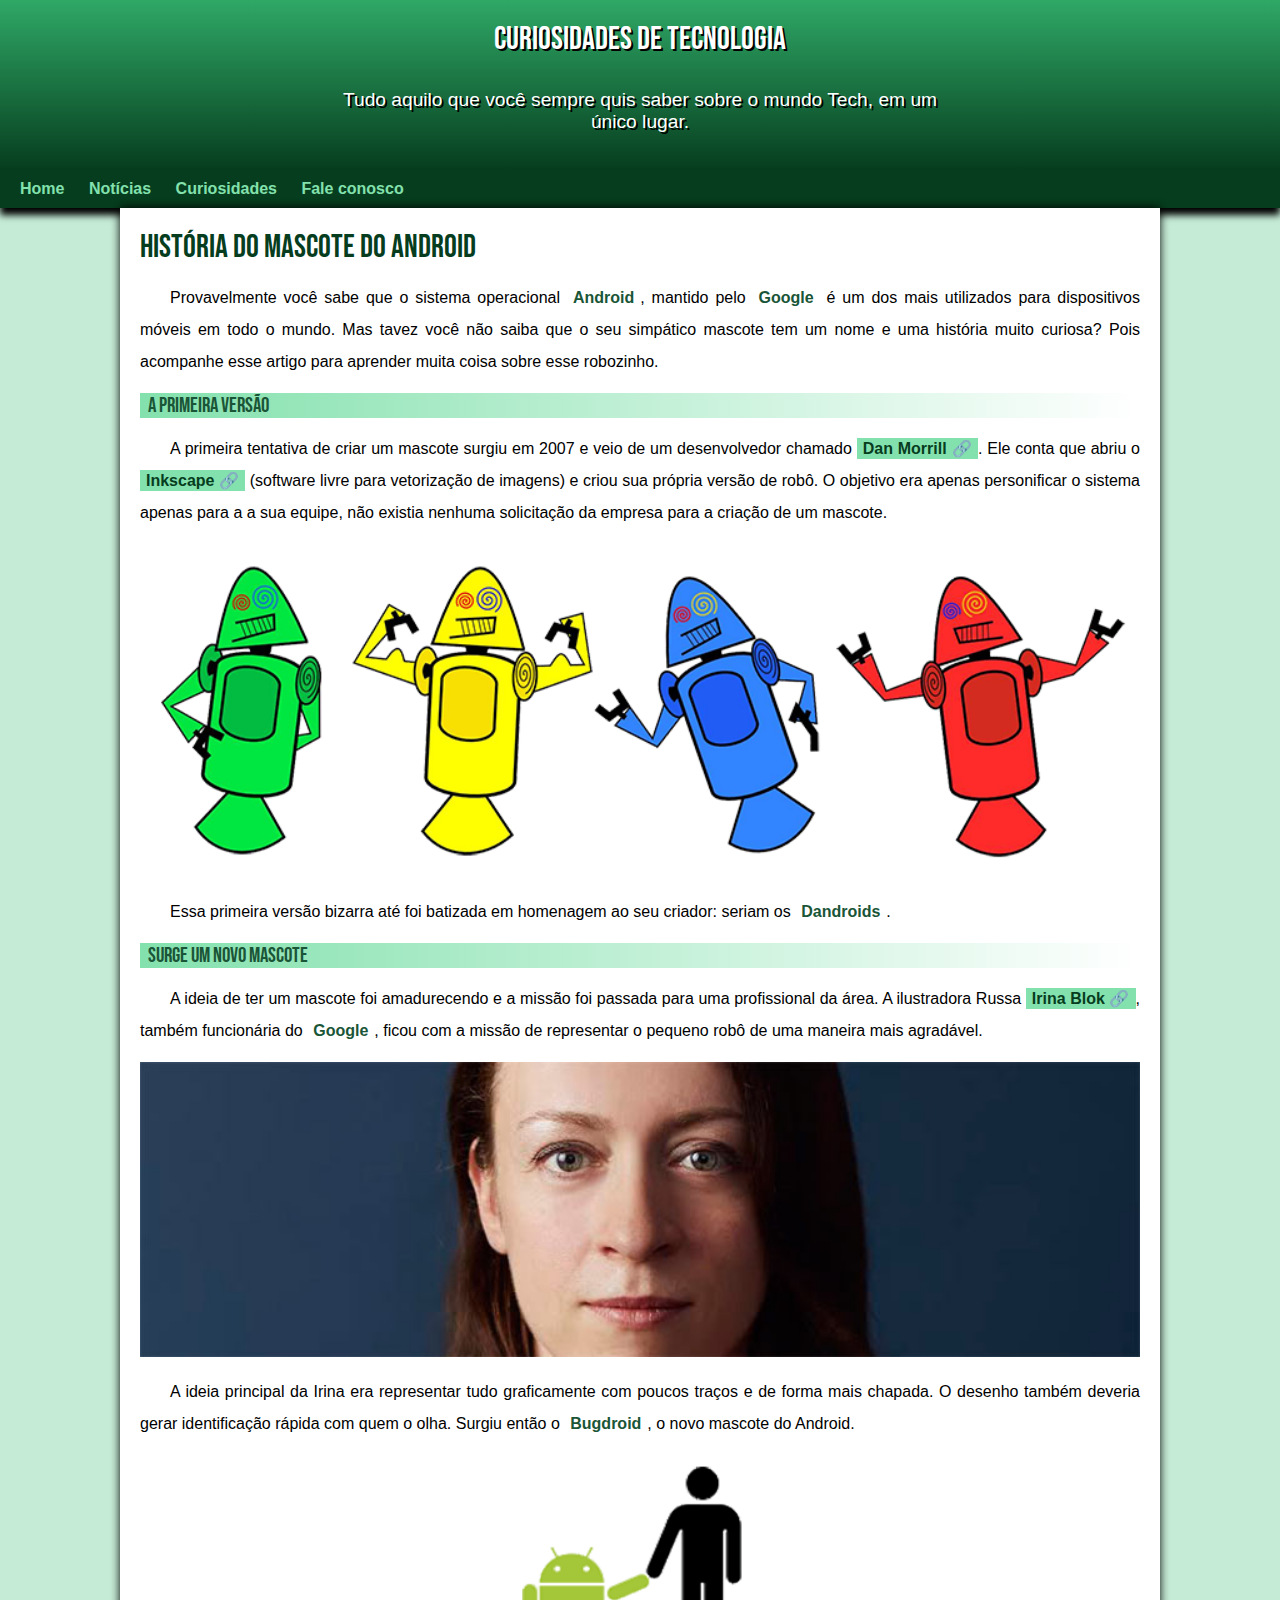
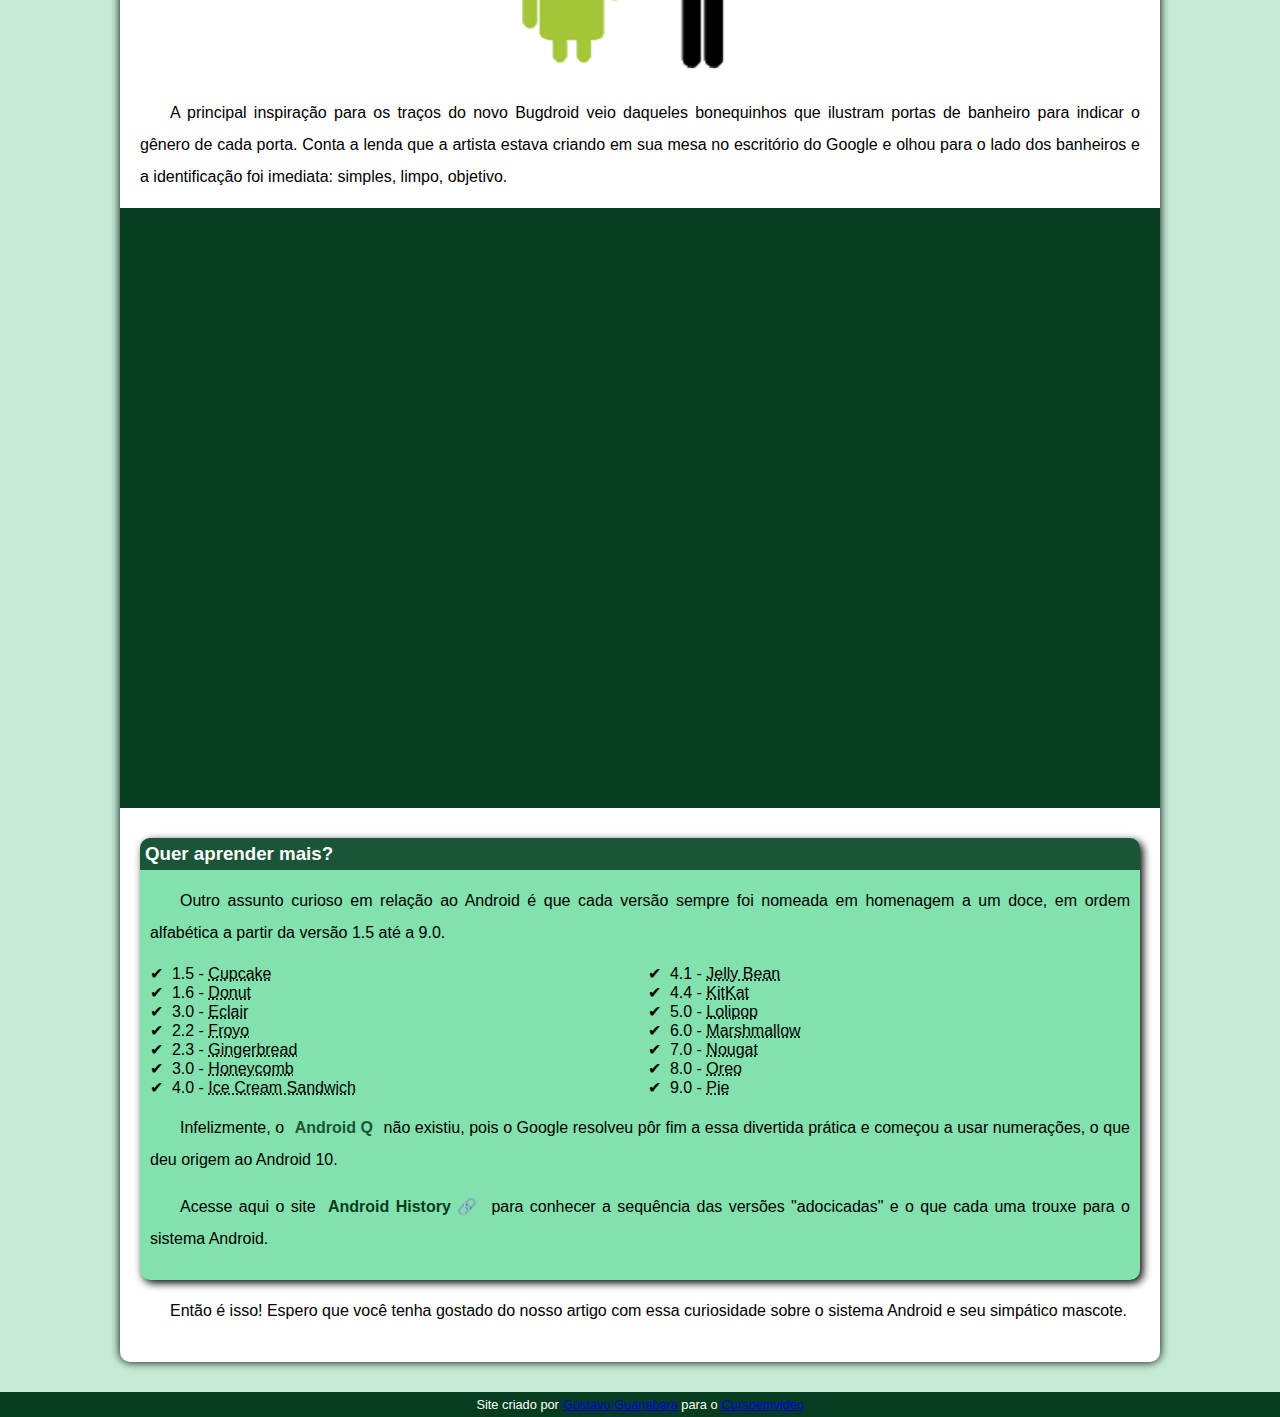
<file: projeto_android/index.html>
<!DOCTYPE html>
<html lang="pt-br">
<head>
    <meta charset="UTF-8">
    <meta http-equiv="X-UA-Compatible" content="IE=edge">
    <meta name="viewport" content="width=device-width, initial-scale=1.0">
    <title>Como surgiu o mascote do Android?</title>
    <link rel="shortcut icon" href="imagens/favicon.ico" type="image/x-icon">
    <link rel="stylesheet" href="style.css">
</head>
<body>
    <header>
        <h1>Curiosidades de Tecnologia</h1>
        <p>Tudo aquilo que você sempre quis saber sobre o mundo Tech, em um único lugar.</p>
    </header>
    <nav>
        <a href="#">Home</a>
        <a href="#">Notícias</a>
        <a href="#">Curiosidades</a>
        <a href="#">Fale conosco</a>
    </nav>
    <main>
        <article>
                        <h1>História do Mascote do Android</h1>

            <p>Provavelmente você sabe que o sistema operacional <strong>Android</strong>, mantido pelo <strong>Google</strong> é um dos mais utilizados para dispositivos móveis em todo o mundo. Mas tavez você não saiba que o seu simpático mascote tem um nome e uma história muito curiosa? Pois acompanhe esse artigo para aprender muita coisa sobre esse robozinho.</p>

            <h2>A primeira versão</h2>

            <p>A primeira tentativa de criar um mascote surgiu em 2007 e veio de um desenvolvedor chamado <a href="https://androidcommunity.com/dan-morrill-shows-us-the-android-mascot-that-almost-was-20130103/" target="_blank" class="externo">Dan Morrill</a>. Ele conta que abriu o <a href="https://inkscape.org/"class="externo">Inkscape</a> (software livre para vetorização de imagens) e criou sua própria versão de robô. O objetivo era apenas personificar o sistema apenas para a a sua equipe, não existia nenhuma solicitação da empresa para a criação de um mascote.</p>

            <picture>
                <source media="(max-width: 670px)" srcset="imagens/dan-droids-pq.png"><img src="imagens/dan-droids.png" alt="primeiro mascote do Android">
            </picture>

            <p>Essa primeira versão bizarra até foi batizada em homenagem ao seu criador: seriam os <strong>Dandroids</strong>.</p>

            <h2>Surge um novo mascote</h2>

            <p>A ideia de ter um mascote foi amadurecendo e a missão foi passada para uma profissional da área. A ilustradora Russa <a href="https://www.irinablok.com/" target="_blank" class="externo">Irina Blok</a>, também funcionária do <strong>Google</strong>, ficou com a missão de representar o pequeno robô de uma maneira mais agradável.</p>

            <picture>
                <source media="(max-width: 670px)" srcset="imagens/irina-blok-pq.jpg"><img src="imagens/irina-blok.jpg" alt="irina blok, criadora do bugdroid">
            </picture>

            <p>A ideia principal da Irina era representar tudo graficamente com poucos traços e de forma mais chapada. O desenho também deveria gerar identificação rápida com quem o olha. Surgiu então o <strong>Bugdroid</strong>, o novo mascote do Android.</p>

            <img src="imagens/bugdroid.png" class="pequena" alt="bugdroid">

            <p>A principal inspiração para os traços do novo Bugdroid veio daqueles bonequinhos que ilustram portas de banheiro para indicar o gênero de cada porta. Conta a lenda que a artista estava criando em sua mesa no escritório do Google e olhou para o lado dos banheiros e a identificação foi imediata: simples, limpo, objetivo.</p>

            <div class="video"><iframe width="560" height="315" src="https://www.youtube.com/embed/l2UDgpLz20M" title="YouTube video player" frameborder="0" allow="accelerometer; autoplay; clipboard-write; encrypted-media; gyroscope; picture-in-picture; web-share" allowfullscreen></iframe></div>
            
             <aside>
                 <h3>Quer aprender mais?</h3> 
                 
                             <p>Outro assunto curioso em relação ao Android é que cada versão sempre foi nomeada em homenagem a um doce, em ordem alfabética a partir da versão 1.5 até a 9.0.</p>
                 
                             <ul>
                                 <li>1.5 - <abbr title="Bolo de copo">Cupcake</abbr></li>
                                 <li>1.6 - <abbr title="Rosquinha">Donut</abbr></li>
                                 <li>3.0 - <abbr title="Bomba">Eclair</abbr></li>
                                 <li>2.2 - <abbr title="Iogurte">Froyo</abbr></li>
                                 <li>2.3 - <abbr title="Biscoito de Gengibre">Gingerbread</abbr></li>
                                 <li>3.0 - <abbr title="Favo de mel">Honeycomb</abbr></li>
                                 <li>4.0 - <abbr title="Sanduíche de sorvete">Ice Cream Sandwich</abbr></li>
                                 <li>4.1 - <abbr title="Jujuba">Jelly Bean</abbr></li>
                                 <li>4.4 - <abbr title="Kit-kat">KitKat</abbr></li>
                                 <li>5.0 - <abbr title="Pitulito">Lolipop</abbr></li>
                                 <li>6.0 - <abbr title="Marshmallow">Marshmallow</abbr></li>
                                 <li>7.0 - <abbr title="Torrone">Nougat</abbr></li>
                                 <li>8.0 - <abbr title="Oreo">Oreo</abbr></li>
                                 <li>9.0 - <abbr title="Torta">Pie</abbr></li>
                             </ul>
                 
                             <p>Infelizmente, o <strong>Android Q</strong> não existiu, pois o Google resolveu pôr fim a essa divertida prática e começou a usar numerações, o que deu origem ao Android 10.</p>
                 
                             <p>Acesse aqui o site <a href="https://www.android.com/intl/pt-BR_br/history/" target="_blank" class="externo">Android History</a> para conhecer a sequência das versões "adocicadas" e o que cada uma trouxe para o sistema Android.</p>
             </aside>
            

            <p>Então é isso! Espero que você tenha gostado do nosso artigo com essa curiosidade sobre o sistema Android e seu simpático mascote.</p>
        </article>
    </main>
    <footer>
        <p>Site criado por <a href="https://gustavoguanabara.github.io/" target="_blank">Gustavo Guanabara</a> para o <a href="https://www.youtube.com/cursoemvideo" target="_blank">Cursoemvideo</a></p>
    </footer>
</body>
</html>
</file>
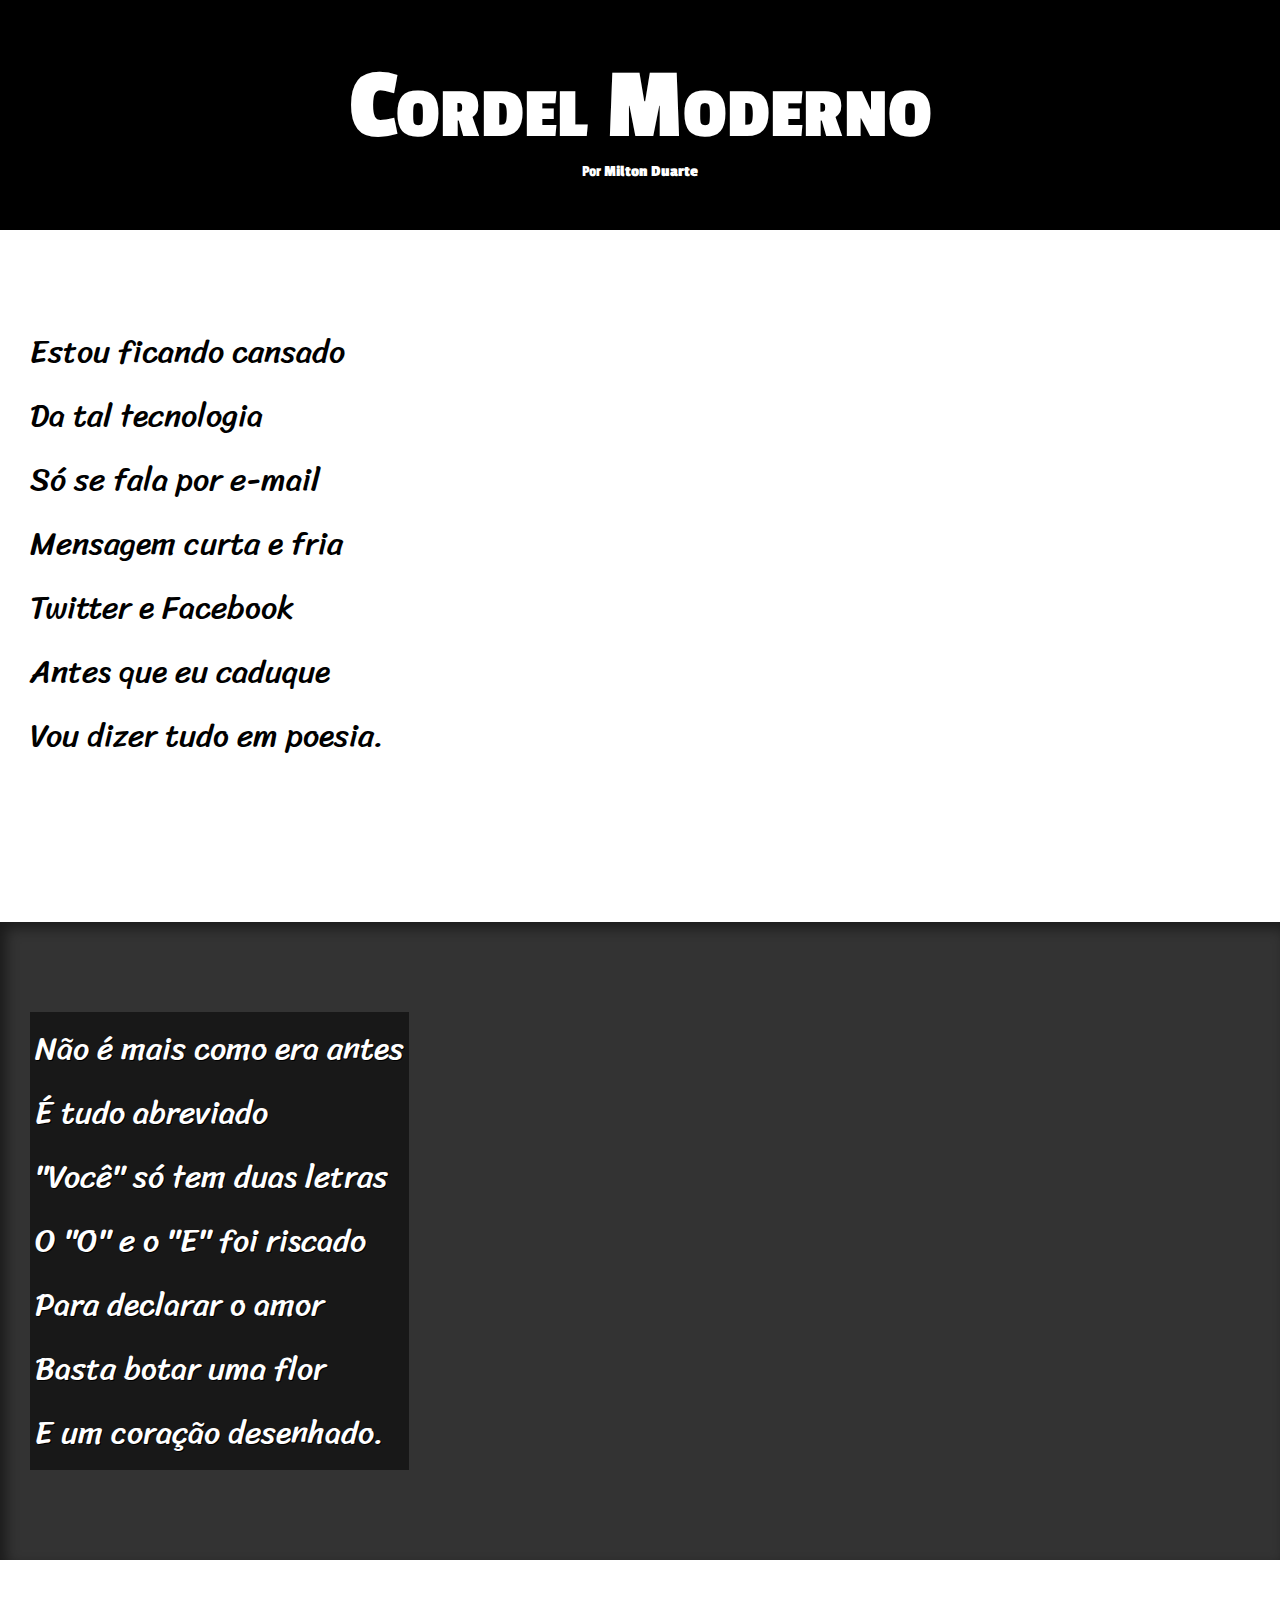
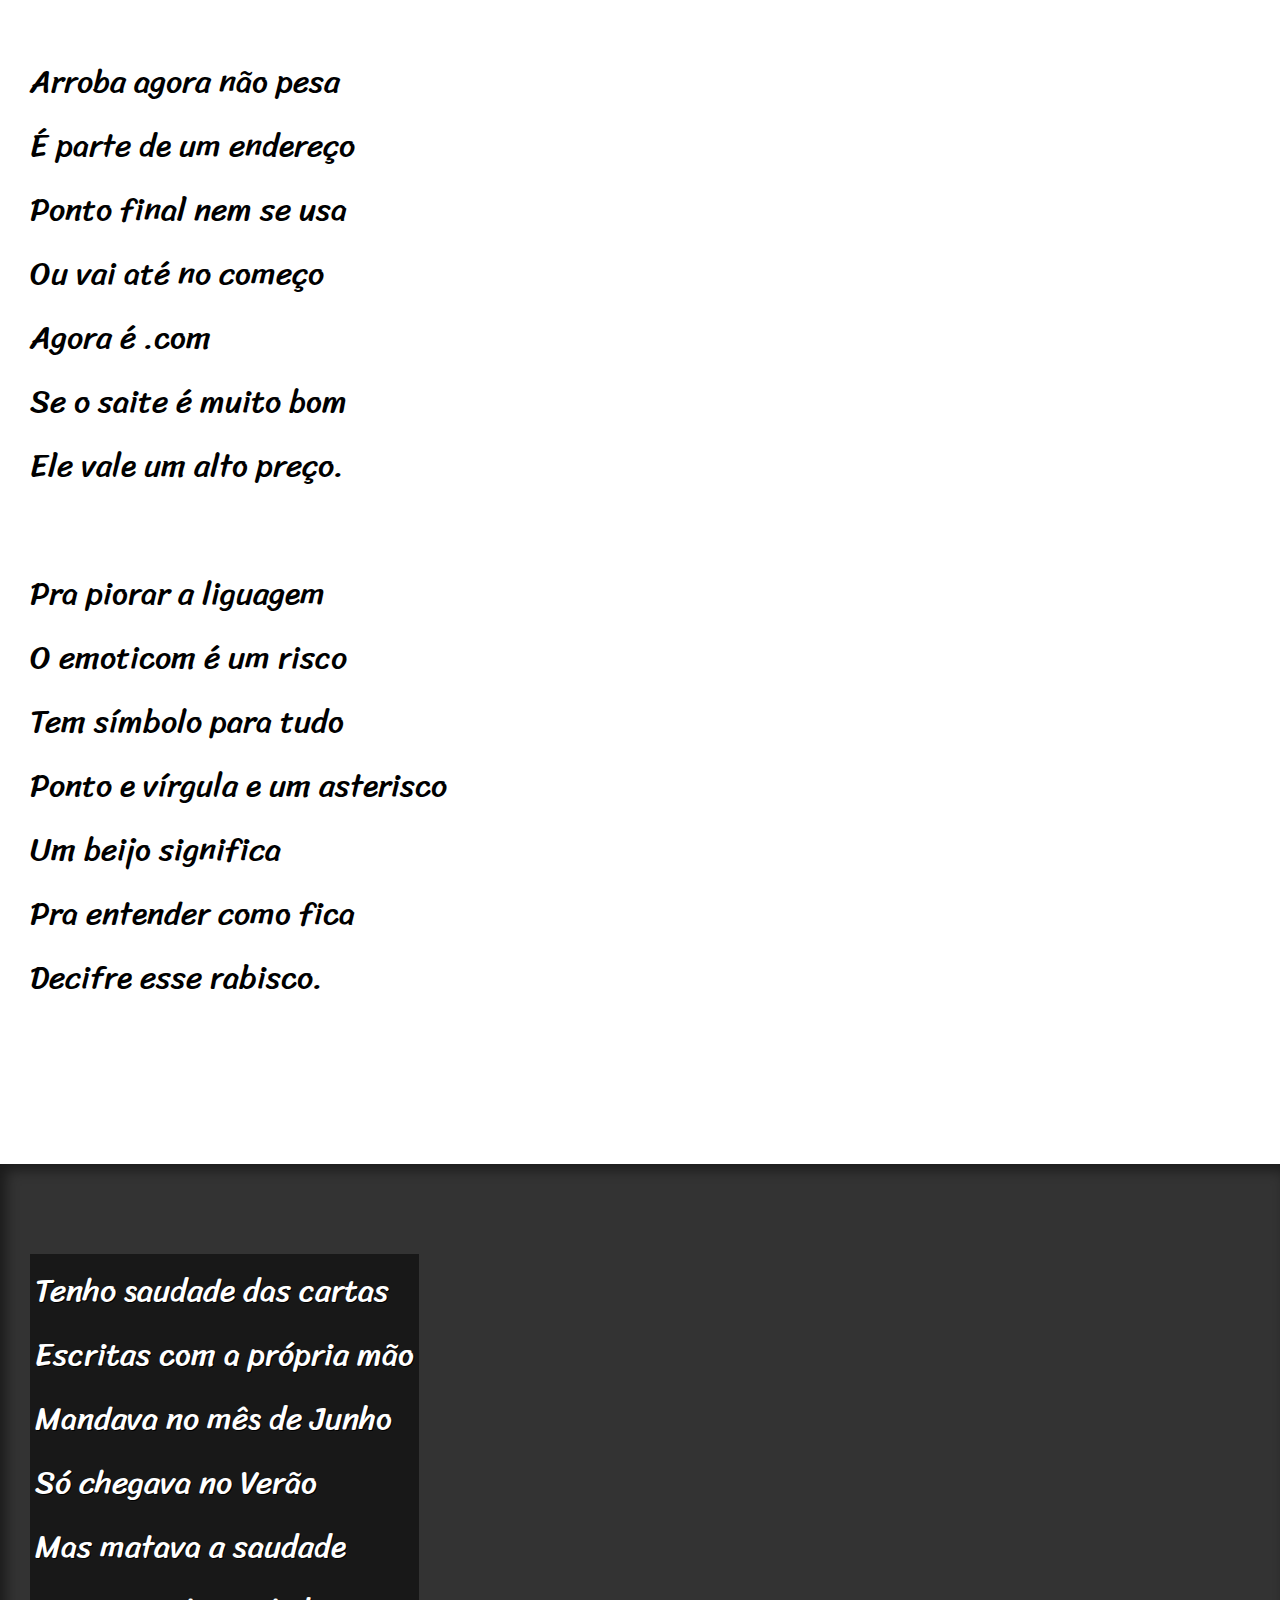
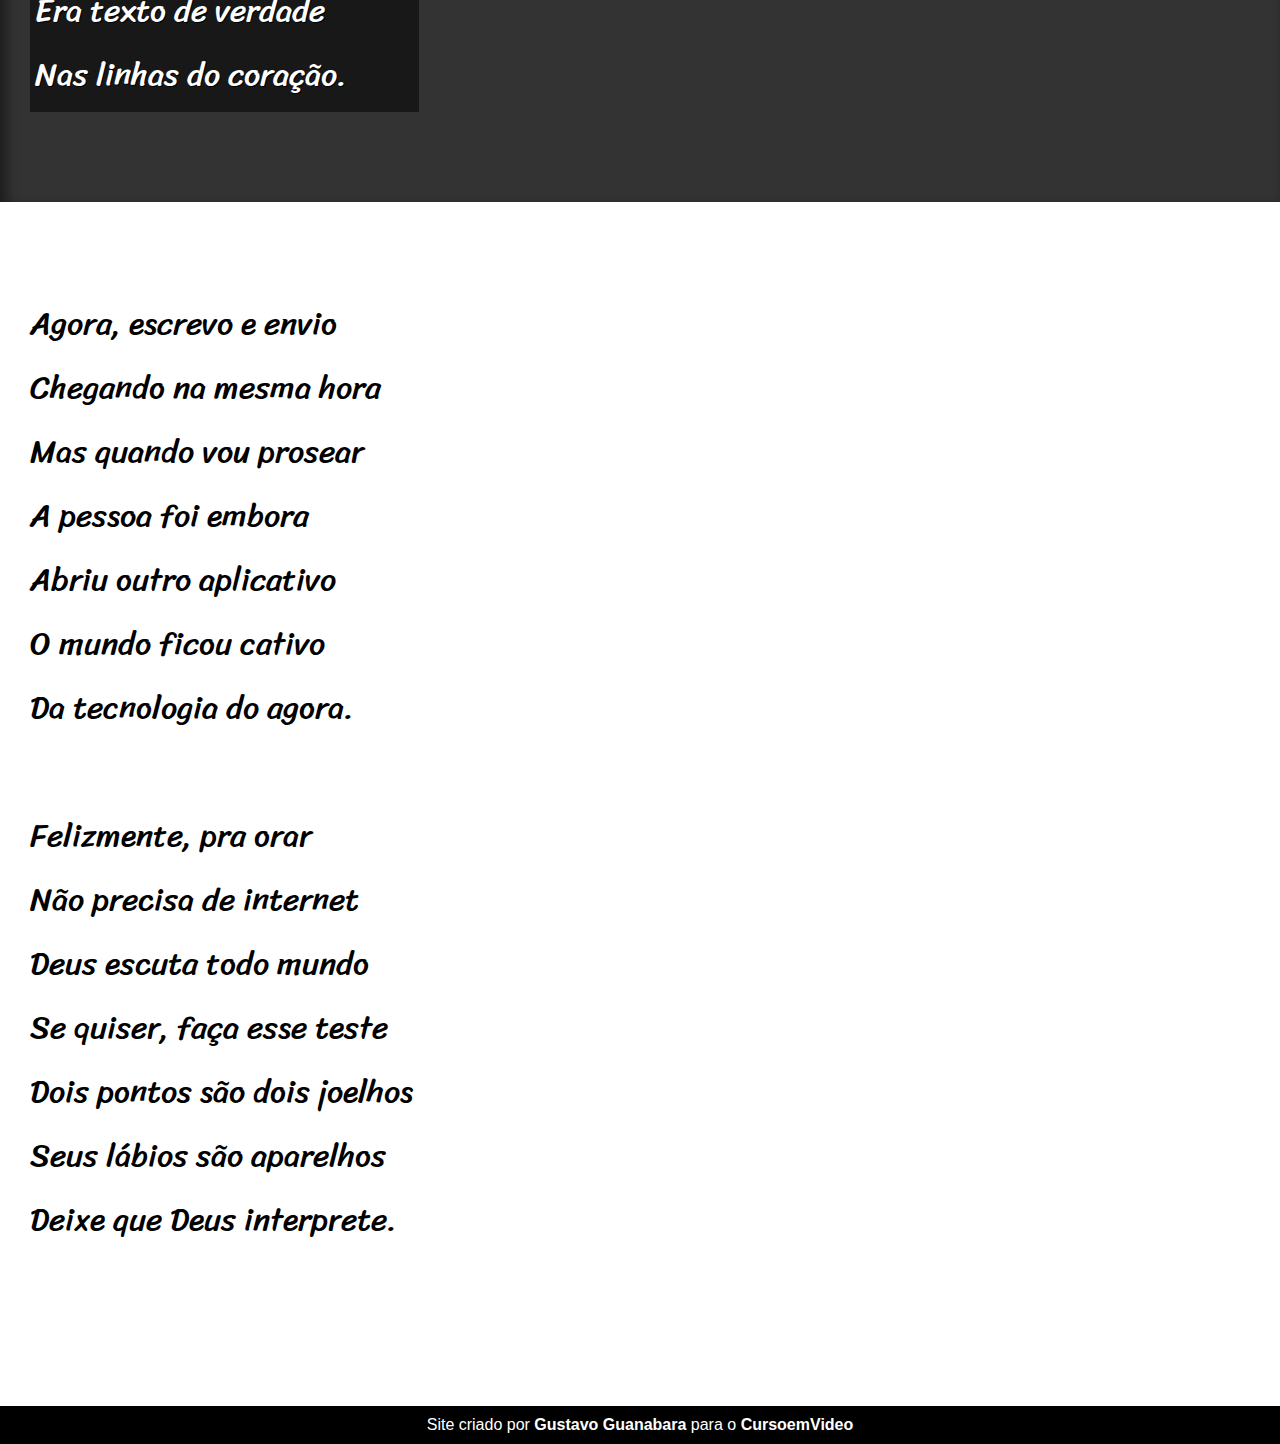
<file: projeto_cordel/index.html>
<!DOCTYPE html>
<html lang="pt-br">
<head>
    <meta charset="UTF-8">
    <meta http-equiv="X-UA-Compatible" content="IE=edge">
    <meta name="viewport" content="width=device-width, initial-scale=1.0">
    <title>Cordel Moderno</title>
    <link rel="stylesheet" href="estilo/style.css">
</head>
<body>
    <header>
        <h1>Cordel Moderno</h1>
        <p>Por <a href="https://www.recantodasletras.com.br/poesias/3186743" target="_blank">Milton Duarte</a></p>
    </header>

    <section class="normal">
        <p>
            Estou ficando cansado <br>
            Da tal tecnologia <br>
            Só se fala por e-mail <br>
            Mensagem curta e fria <br>
            Twitter e Facebook <br>
            Antes que eu caduque <br>
            Vou dizer tudo em poesia. <br>
        </p>
    </section>


    <section class="imagem" id="img01">
        <p>
            Não é mais como era antes <br>
            É tudo abreviado <br>
            "Você" só tem duas letras <br>
            O "O" e o "E" foi riscado <br>
            Para declarar o amor <br>
            Basta botar uma flor <br>
            E um coração desenhado. <br>
        </p>
    </section>


    <section class="normal">
        <p>
            Arroba agora não pesa <br>
            É parte de um endereço <br>
            Ponto final nem se usa <br>
            Ou vai até no começo <br>
            Agora é .com <br>
            Se o saite é muito bom <br>
            Ele vale um alto preço. <br>
        </p>

        <p>
            Pra piorar a liguagem <br>
            O emoticom é um risco <br>
            Tem símbolo para tudo <br>
            Ponto e vírgula e um asterisco <br>
            Um beijo significa <br>
            Pra entender como fica <br>
            Decifre esse rabisco. <br>
        </p>
    </section>

    <section class="imagem" id="img02">
        <p>
            Tenho saudade das cartas <br>
            Escritas com a própria mão <br>
            Mandava no mês de Junho <br>
            Só chegava no Verão <br>
            Mas matava a saudade <br>
            Era texto de verdade <br>
            Nas linhas do coração. <br>
        </p>
    </section>

    <section class="normal">
        <p>
            Agora, escrevo e envio <br>
            Chegando na mesma hora <br>
            Mas quando vou prosear <br>
            A pessoa foi embora <br>
            Abriu outro aplicativo <br>
            O mundo ficou cativo <br>
            Da tecnologia do agora. <br>
        </p>

        <p>
            Felizmente, pra orar <br>
            Não precisa de internet <br>
            Deus escuta todo mundo <br>
            Se quiser, faça esse teste <br>
            Dois pontos são dois joelhos <br>
            Seus lábios são aparelhos <br>
            Deixe que Deus interprete. <br>
        </p>
    </section>
    <footer>Site criado por <a href="https://gustavoguanabara.github.io" target="_blank">Gustavo Guanabara</a> para o <a href="https://www.cursoemvideo.com" target="_blank">CursoemVideo</a></footer>
</body>
</html>
</file>
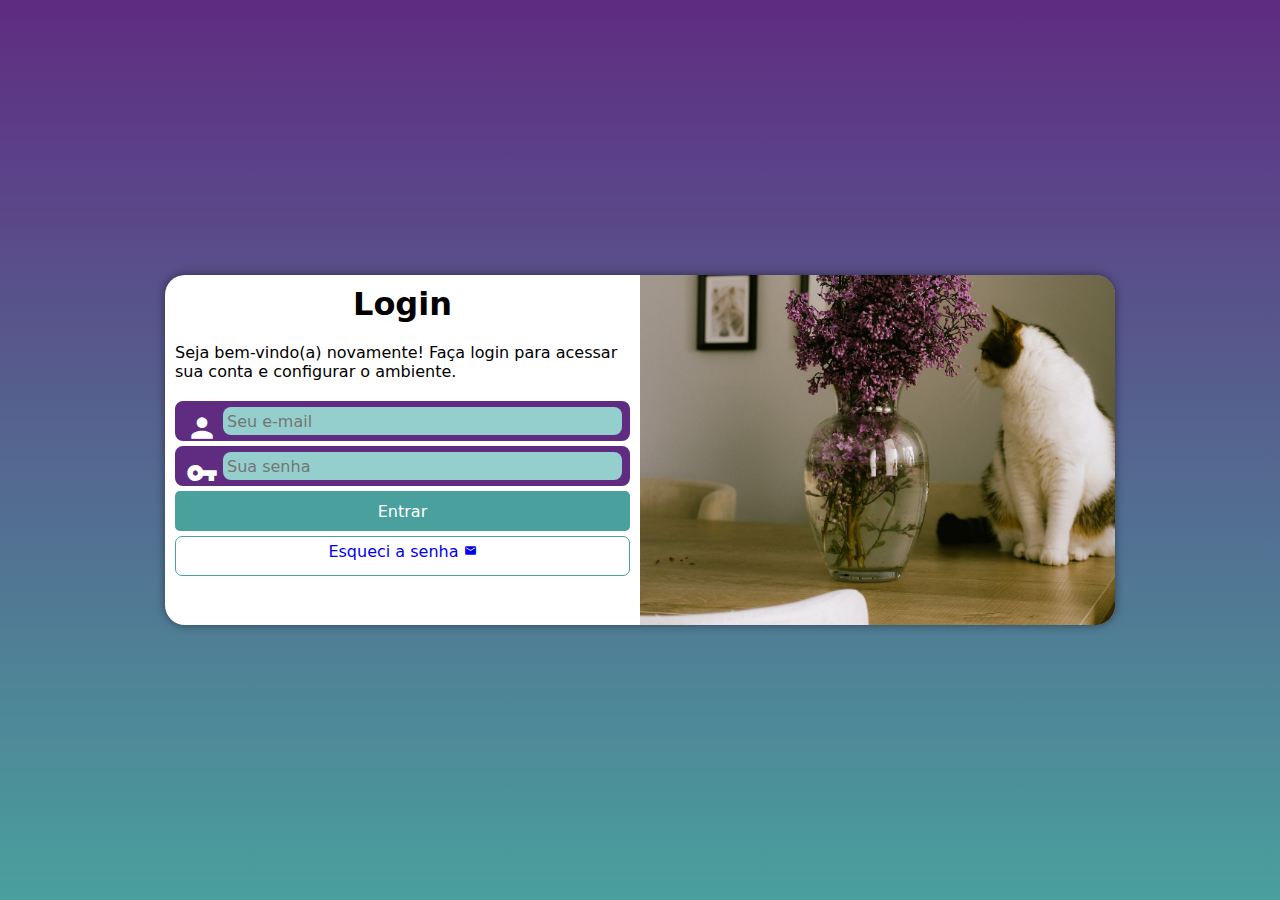
<file: projeto_login/index.html>
<!DOCTYPE html>
<html lang="pt-br">
<head>
    <meta charset="UTF-8">
    <meta name="viewport" content="width=device-width, initial-scale=1.0">
    <title>Login</title>
    <link href="https://fonts.googleapis.com/icon?family=Material+Icons" rel="stylesheet">
    <link rel="stylesheet" href="estilos/style.css">
    <link rel="stylesheet" href="estilos/media-query.css">
</head>
<body>
    <main>
        <section id="login">
            <div id="imagem">
                <!-- Aqui vai a imagem nas CSS -->
            </div>
            <div id="formulario">
                <h1>Login</h1>
                <p>Seja bem-vindo(a) novamente! Faça login para acessar sua conta e configurar o ambiente.</p>
                <form action="login.php" method="post" autocomplete="on">
                    <div class="campo">
                        <i class="material-icons">person</i>
                        <input type="email" name="login" id="ilogin" placeholder="Seu e-mail" autocomplete="email" required maxlength="30">
                        <label for="ilogin">Login</label>
                    </div>
                    <div class="campo">
                        <i class="material-icons">vpn_key</i>
                        <input type="password" name="senha" id="isenha" placeholder="Sua senha" autocomplete="current-password" required minlength="8" maxlength="20">
                        <label for="isenha">Senha</label>
                    </div>
                    <input type="submit" value="Entrar">
                    <a href="esqueci.html" class="botao">Esqueci a senha <i class="material-icons">mail</i></a>
                </form>
            </div>
        </section>
    </main>
    
</body>
</html>
</file>
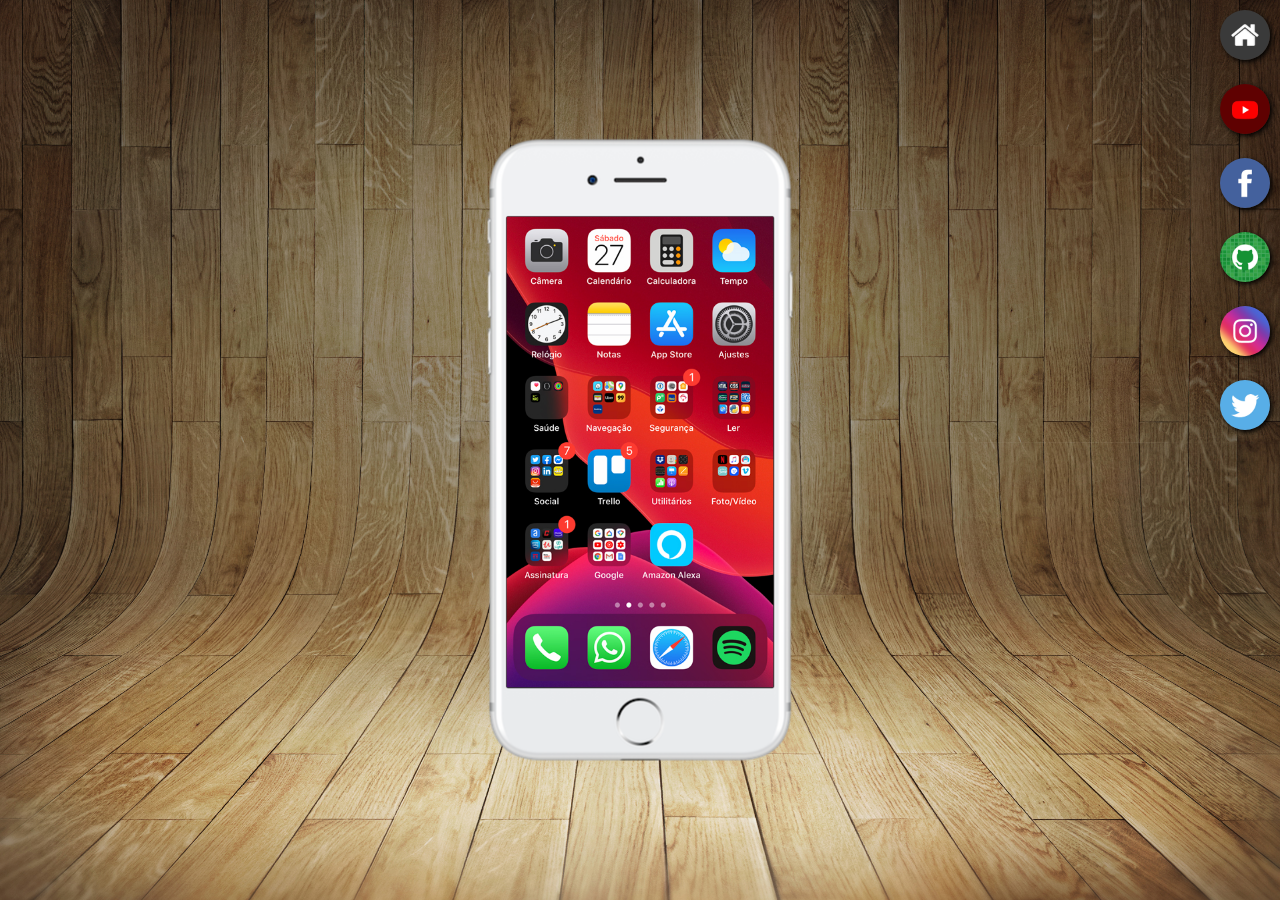
<file: projeto_social/index.html>
<!DOCTYPE html>
<html lang="pt-br">
<head>
    <meta charset="UTF-8">
    <meta http-equiv="X-UA-Compatible" content="IE=edge">
    <meta name="viewport" content="width=
    , initial-scale=1.0">
    <link rel="shortcut icon" href="favicon.ico" type="image/x-icon">
    <link rel="stylesheet" href="estilos/style.css">
    <title>Projeto Redes Sociais</title>
</head>
<body>
    <main>
        <section id="telefone">
            <iframe src="home.html" name="tela" id="tela" frameborder="0">
                Seu navegador não é compatível com isso.
            </iframe>
        </section>
        <section id="redes-sociais">
            <a href="home.html" target="tela"><img src="imagens/logo-home.jpg" alt="home"></a><br>
            <a href="youtube.html" target="tela"><img src="imagens/logo-youtube.jpg" alt="youtube"></a><br>
            <a href="facebook.html" target="tela"><img src="imagens/logo-facebook.jpg" alt="facebook"></a><br>
            <a href="github.html" target="tela"><img src="imagens/logo-github.jpg" alt="github"></a><br>
            <a href="instagram.html" target="tela"><img src="imagens/logo-instagram.jpg" alt="insta"></a><br>
            <a href="twitter.html" target="tela"><img src="imagens/logo-twitter.jpg" alt="twitter"></a><br>
        </section>
    </main>
    
</body>
</html>
</file>
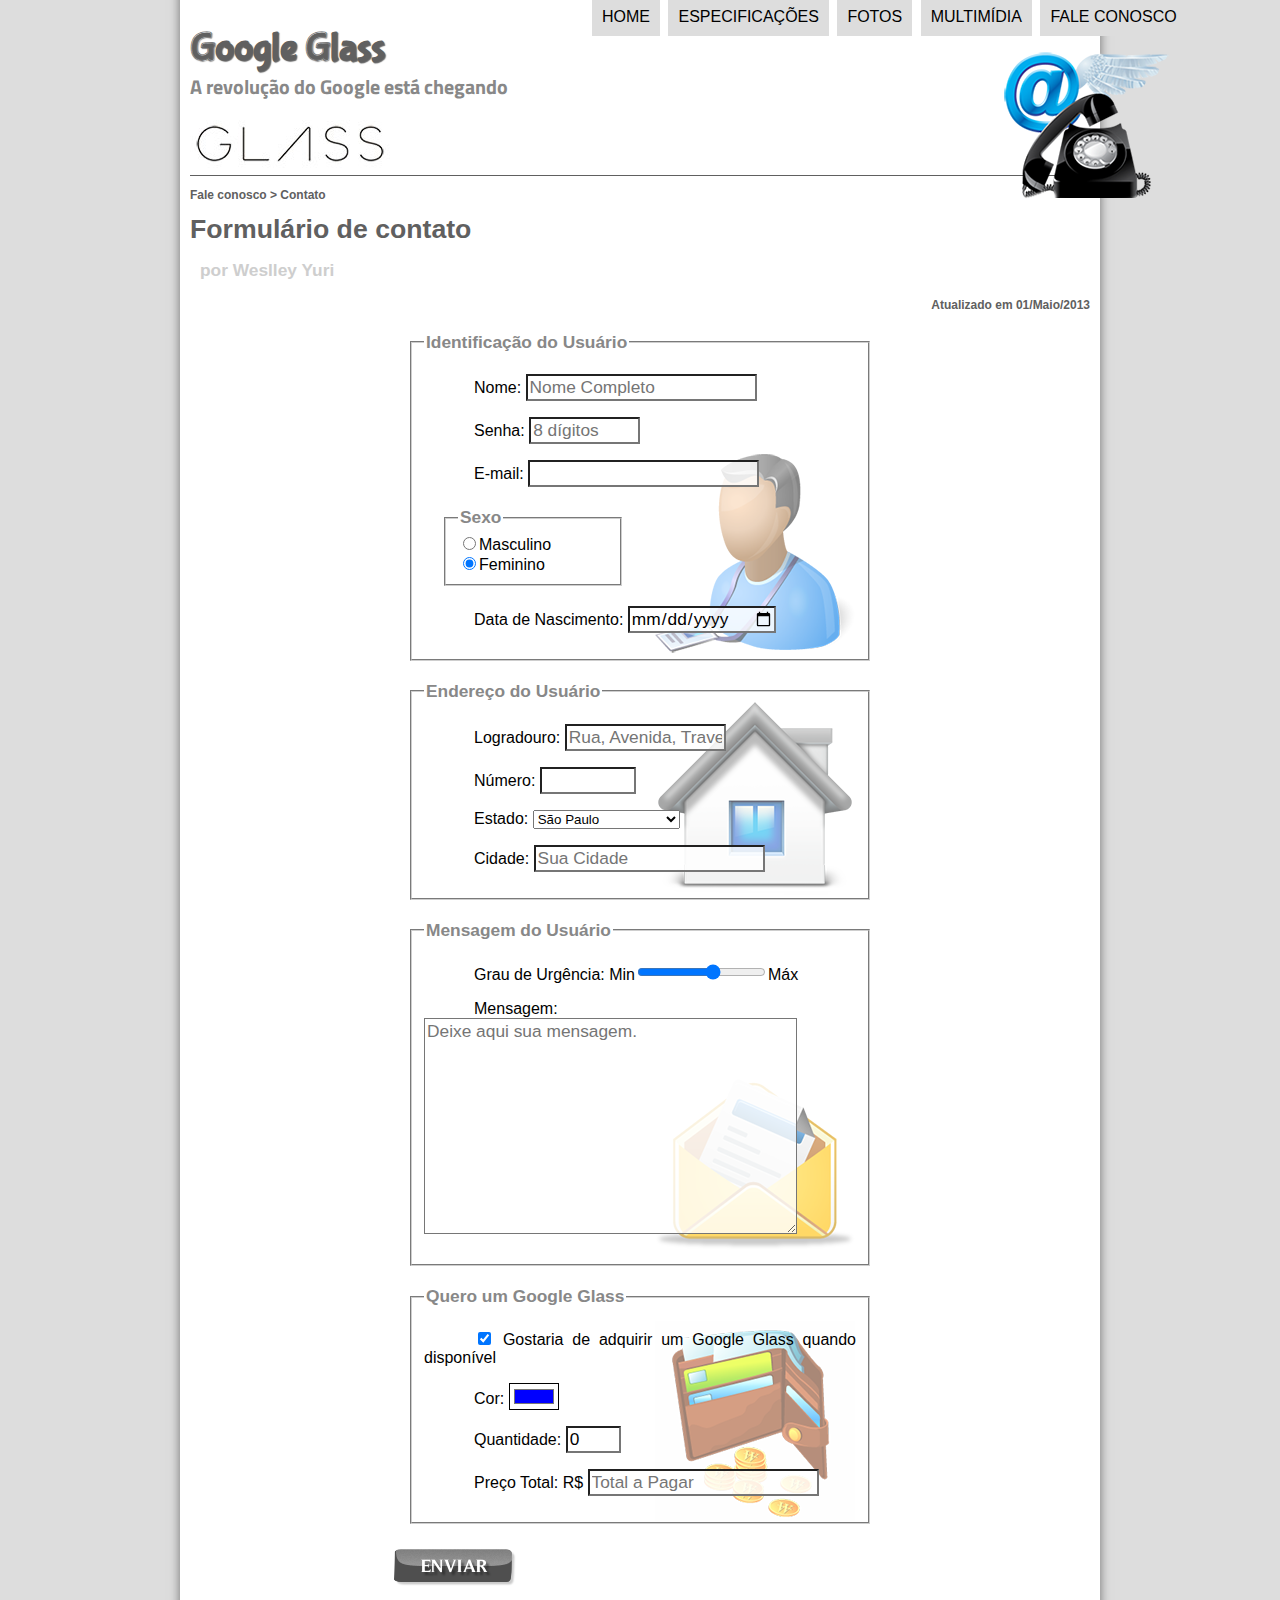
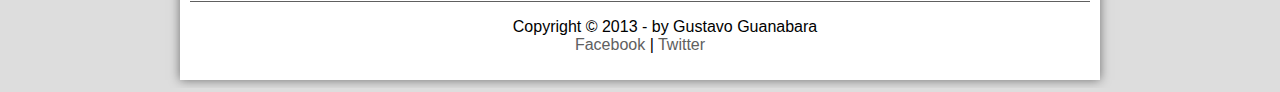
<file: projeto_glass/fale-conosco.html>
<!DOCTYPE html>
<html lang="pt-br">
<head>
    <meta charset="UTF-8">
    <meta name="viewport" content="width=device-width, initial-scale=1.0">
    <title>Tudo sobre o Google Glass</title>
    <link rel="stylesheet" href="_css/estilo.css">
    <link rel="stylesheet" href="_css/form.css">
</head>
<script language="javascript" src = "_javascript/funcoes.js"></script>
<script>
    function calc_total() {
        var qtd = parseInt(document.getElementById('cQtd').value);
        tot = qtd*1500;
        document.getElementById('cTot').value = tot;
    }
</script>
<body>
<div id="interface">

    <header id="cabecalho">
    <hgroup> <!--Tag para agrupar títulos. (semântico)-->
    <h1>Google Glass</h1>
    <h2>A revolução do Google está chegando</h2>
    </hgroup>

    <img id="icone" src="_imagens/contato.png">
    <nav id="menu">
    <h1>Menu Principal</h1>
        <ul type="square">
            <li onmouseover="mudaFoto('_imagens/home.png')" onmouseout="mudaFoto('_imagens/contato.png')"><a href="index.html">Home</a></li>
            <li onmouseover="mudaFoto('_imagens/especificacoes.png')" onmouseout="mudaFoto('_imagens/contato.png')"><a href="specs.html">Especificações</a></li>
            <li onmouseover="mudaFoto('_imagens/fotos.png')" onmouseout="mudaFoto('_imagens/contato.png')"><a href="fotos.html">Fotos</a></li>
            <li onmouseover="mudaFoto('_imagens/multimidia.png')" onmouseout="mudaFoto('_imagens/contato.png')"><a href="multimidia.html">Multimídia</a></li>
            <li onmouseover="mudaFoto('_imagens/contato.png')" onmouseout="mudaFoto('_imagens/contato.png')"><a href="fale-conosco.html">Fale conosco</a></li>
        </ul>
    </nav>
    </header>

    <section id="corpo-full">
        <article id="noticia-principal">
            <header id="cabecalho-artigo">
            <hgroup>
            <h3>Fale conosco > Contato</h3>
            <h1>Formulário de contato</h1>
            <h2>por Weslley Yuri</h2>
            <h3 class="direita">Atualizado em 01/Maio/2013</h3>
            </hgroup>
            </header> 

<form method="post" id="fContato" action="mailto:weslleyyurifds@gmail.com" oninput="calc_total()">

   <fieldset id="usuario">
    <legend>Identificação do Usuário</legend>
    <p><label for="cNome">Nome:</label> <input type="text" name="tNome" id="cNome" size="20" maxlength="30" placeholder="Nome Completo"></p>
    <p><label for="cSenha">Senha:</label> <input type="password" name="tSenha" id="cSenha" size="8" maxlength="8" placeholder="8 dígitos"></p>
    <p><label for="cMail">E-mail:</label> <input type="email" name="tMail" id="cMail" size="20" maxlength="40"></p>
    <fieldset id="sexo">
        <legend>Sexo</legend>
            <input type="radio" name="tSexo" id="cMasc"><label for="cMasc">Masculino</label><br>
            <input type="radio" name="tSexo" id="cFem" checked><label for="cFem">Feminino</label>
    </fieldset>
    <p>Data de Nascimento: <input type="date" name="tNasc" id="cNasc"></p>
   </fieldset>

    <fieldset id="endereco">
    <legend>Endereço do Usuário</legend>
    <p><label for="cRua">Logradouro:</label> <input type="text" name="tRua" id="cRua" size="13" maxlength="80" placeholder="Rua, Avenida, Travessa..."></p>
    <p><label for="cNum">Número:</label> <input type="number" name="tNum" id="cNum" min="0" max="99999"></p>
    <p><label for="cEst">Estado:</label>
    <select name="tEst" id="cEst">
        <optgroup label="Região Sudeste">
            <option value="RJ">Rio de Janeiro</option>
            <option value="SP" selected>São Paulo</option>
            <option value="MG">Minas Gerais</option>
        </optgroup>

        <optgroup label="Região Sul">
            <option value="PR">Paraná</option>
            <option value="SC">Santa Catarina</option>
            <option value="RS">Rio Grande do Sul</option>
        </optgroup>
    </select></p>
    <p><label for="cCid">Cidade:</label>
    <input type="text" name="tCid" id="cCid" maxlength="40" size="20" placeholder="Sua Cidade" list="cidades"></p>
    <datalist id="cidades">
        <option value="Rio de Janeiro"></option>
        <option value="Nova Iguaçu"></option>
        <option value="Niterói"></option>
        <option value="Belford Roxo"></option>
    </datalist>
    </fieldset>

    <fieldset id="mensagem">
    <legend>Mensagem do Usuário</legend>
    <p><label for="cUrg">Grau de Urgência:</label>
    Min<input type="range" name="tUrg" id="cUrg" min="0" max="10" step="2">Máx</p>
    <p><label for="cMsg">Mensagem:</label>
    <textarea name="tMsg" id="cMsg" cols="35" rows="10" placeholder="Deixe aqui sua mensagem."></textarea></p>
    </fieldset>

    <fieldset id="pedido">
    <legend>Quero um Google Glass</legend><p><input type="checkbox" name="tPed" id="cPed" checked>
    <label for="cPed">Gostaria de adquirir um Google Glass quando disponível</label></p>
    <p><label for="cCor">Cor:</label>
    <input type="color" name="tCor" id="cCor" value="#0000FF"></p>
    <p><label for="cQtd">Quantidade:</label>
    <input type="number" name="tQtd" id="cQtd" min="0" max="5" value="0"></p>
    <p><label for="cTot">Preço Total: R$</label>
    <input type="text" name="tTot" id="cTot" placeholder="Total a Pagar" readonly></p>
    </fieldset>

    <!--<input type="submit" value="Eviar">-->
    <input type="image" name="tEnviar" src="_imagens/botao-enviar.png">
</form>

<footer id="rodape">
<p>Copyright &copy; 2013 - by Gustavo Guanabara <br>
<a href="http://facebook.com/cursosemvideo" target="_blank">Facebook</a> |
<a href="http://twitter.com/cursosemvideo" target="_blank">Twitter</a></p>
</footer>
</div>
</body>
</html>
</file>
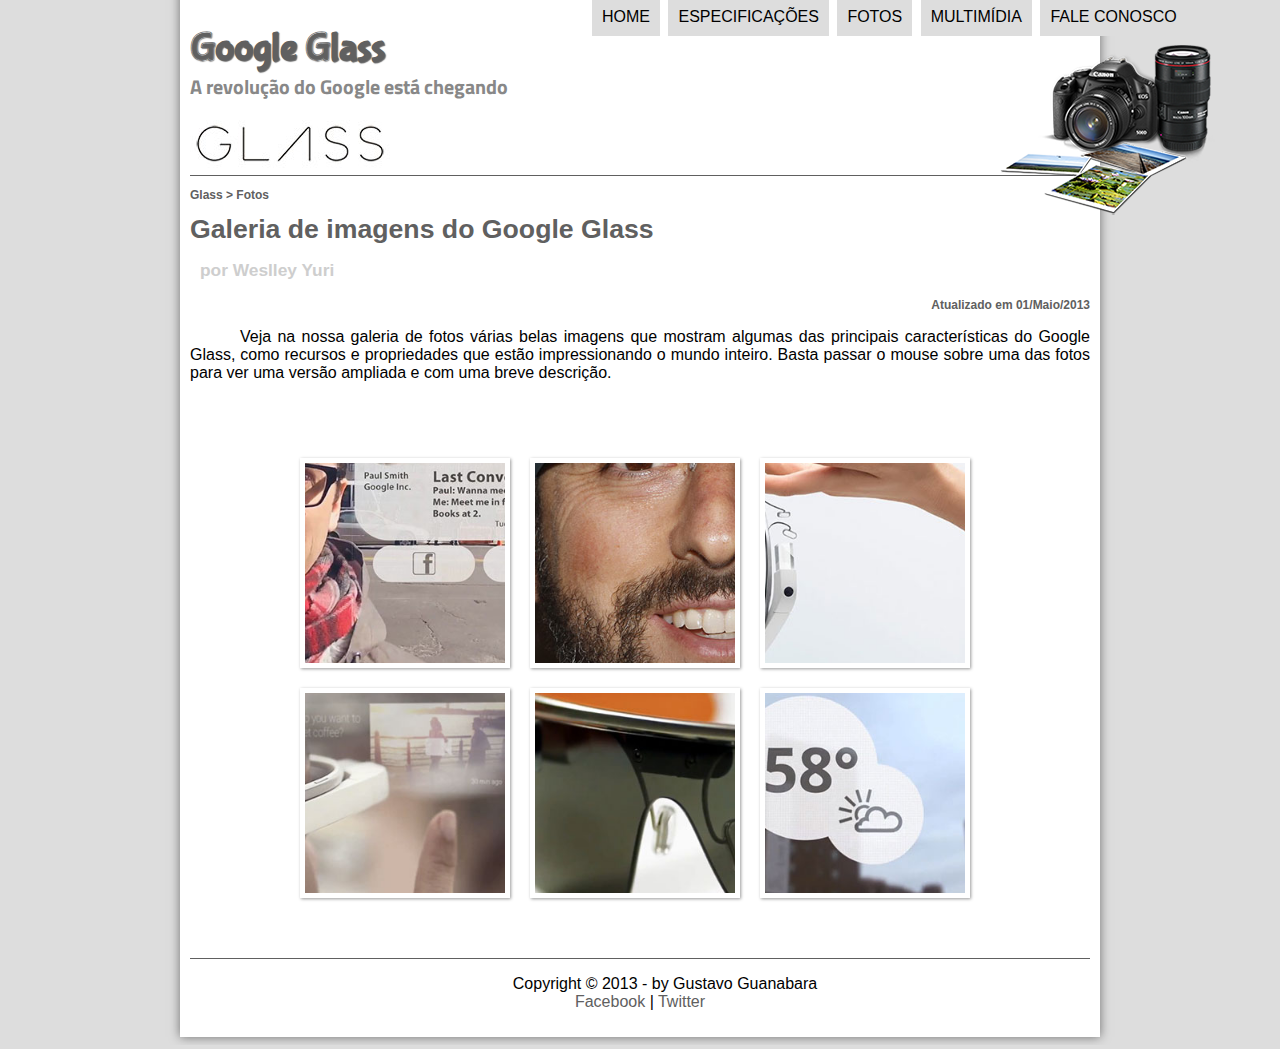
<file: projeto_glass/fotos.html>
<!DOCTYPE html>
<html lang="pt-br">
<head>
    <meta charset="UTF-8">
    <meta name="viewport" content="width=device-width, initial-scale=1.0">
    <title>Tudo sobre o Google Glass</title>
    <link rel="stylesheet" href="_css/estilo.css">
    <link rel="stylesheet" href="_css/fotos.css">
</head>
<script language="javascript" src = "_javascript/funcoes.js"></script>
<body>
<div id="interface">

    <header id="cabecalho">
    <hgroup> <!--Tag para agrupar títulos. (semântico)-->
    <h1>Google Glass</h1>
    <h2>A revolução do Google está chegando</h2>
    </hgroup>

    <img id="icone" src="_imagens/fotos.png">
    <nav id="menu">
    <h1>Menu Principal</h1>
        <ul type="square">
            <li onmouseover="mudaFoto('_imagens/home.png')" onmouseout="mudaFoto('_imagens/fotos.png')"><a href="index.html">Home</a></li>
            <li onmouseover="mudaFoto('_imagens/especificacoes.png')" onmouseout="mudaFoto('_imagens/fotos.png')"><a href="specs.html">Especificações</a></li>
            <li onmouseover="mudaFoto('_imagens/fotos.png')" onmouseout="mudaFoto('_imagens/fotos.png')"><a href="fotos.html">Fotos</a></li>
            <li onmouseover="mudaFoto('_imagens/multimidia.png')" onmouseout="mudaFoto('_imagens/fotos.png')"><a href="multimidia.html">Multimídia</a></li>
            <li onmouseover="mudaFoto('_imagens/contato.png')" onmouseout="mudaFoto('_imagens/fotos.png')"><a href="fale-conosco.html">Fale conosco</a></li>
        </ul>
    </nav>
    </header>

    <section id="corpo-full">
        <article id="noticia-principal">
            <header id="cabecalho-artigo">
            <hgroup>
            <h3>Glass > Fotos</h3>
            <h1>Galeria de imagens do Google Glass</h1>
            <h2>por Weslley Yuri</h2>
            <h3 class="direita">Atualizado em 01/Maio/2013</h3>
            </hgroup>
            </header> 

<p>Veja na nossa galeria de fotos várias belas imagens que mostram algumas das principais características do Google Glass, como recursos e propriedades que estão impressionando o mundo inteiro. Basta passar o mouse sobre uma das fotos para ver uma versão ampliada e com uma breve descrição.</p>

<ul id="album_fotos">
    <li id="foto01"><span>Agenda e lembretes</span></li>
    <li id="foto02"><span>Sergey Brin usando o Glass</span></li>
    <li id="foto03"><span>Leve e compacto</span></li>
    <li id="foto04"><span>Sensação de uma tela de 50"</span></li>
    <li id="foto05"><span>Vários tipos de lente</span></li>
    <li id="foto06"><span>Informações importantes</span></li>
</ul>

        </article>
    </section>
<footer id="rodape">
<p>Copyright &copy; 2013 - by Gustavo Guanabara <br>
<a href="http://facebook.com/cursosemvideo" target="_blank">Facebook</a> |
<a href="http://twitter.com/cursosemvideo" target="_blank">Twitter</a></p>
</footer>
</div>
</body>
</html>
</file>
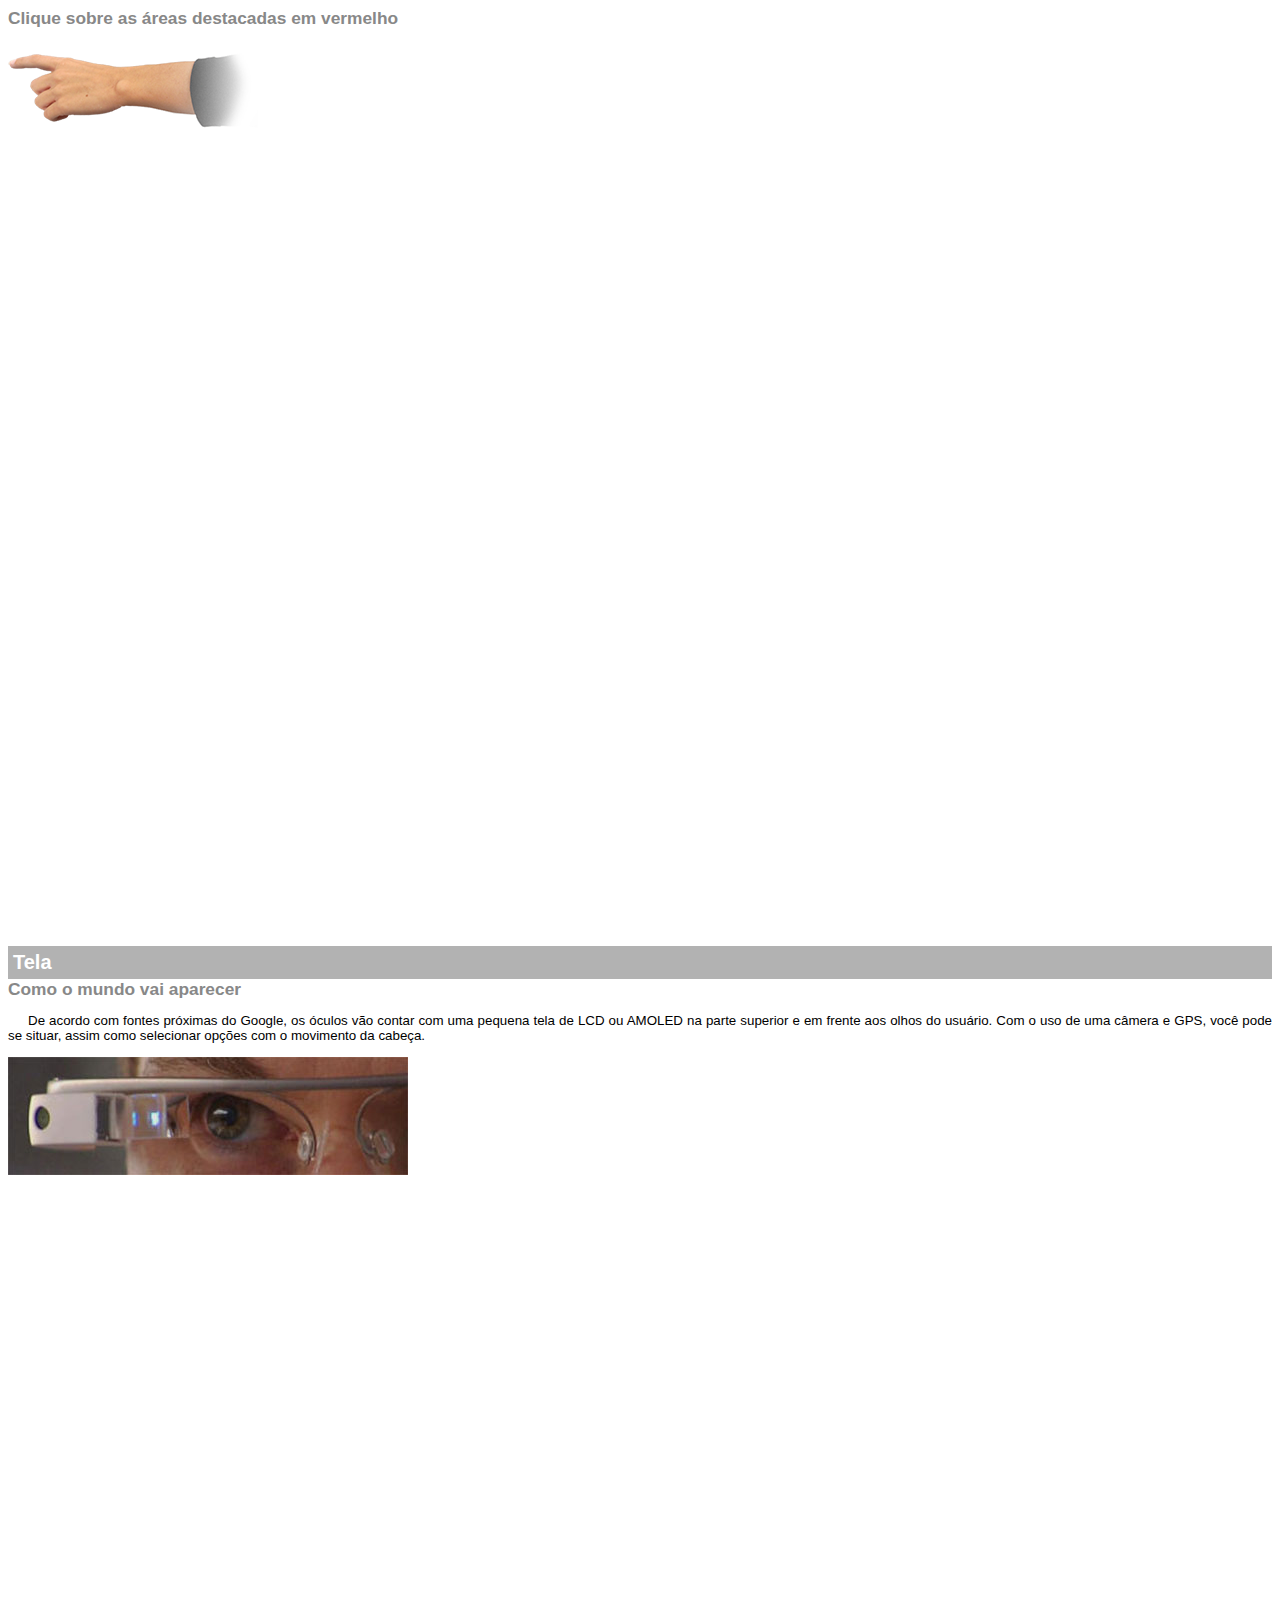
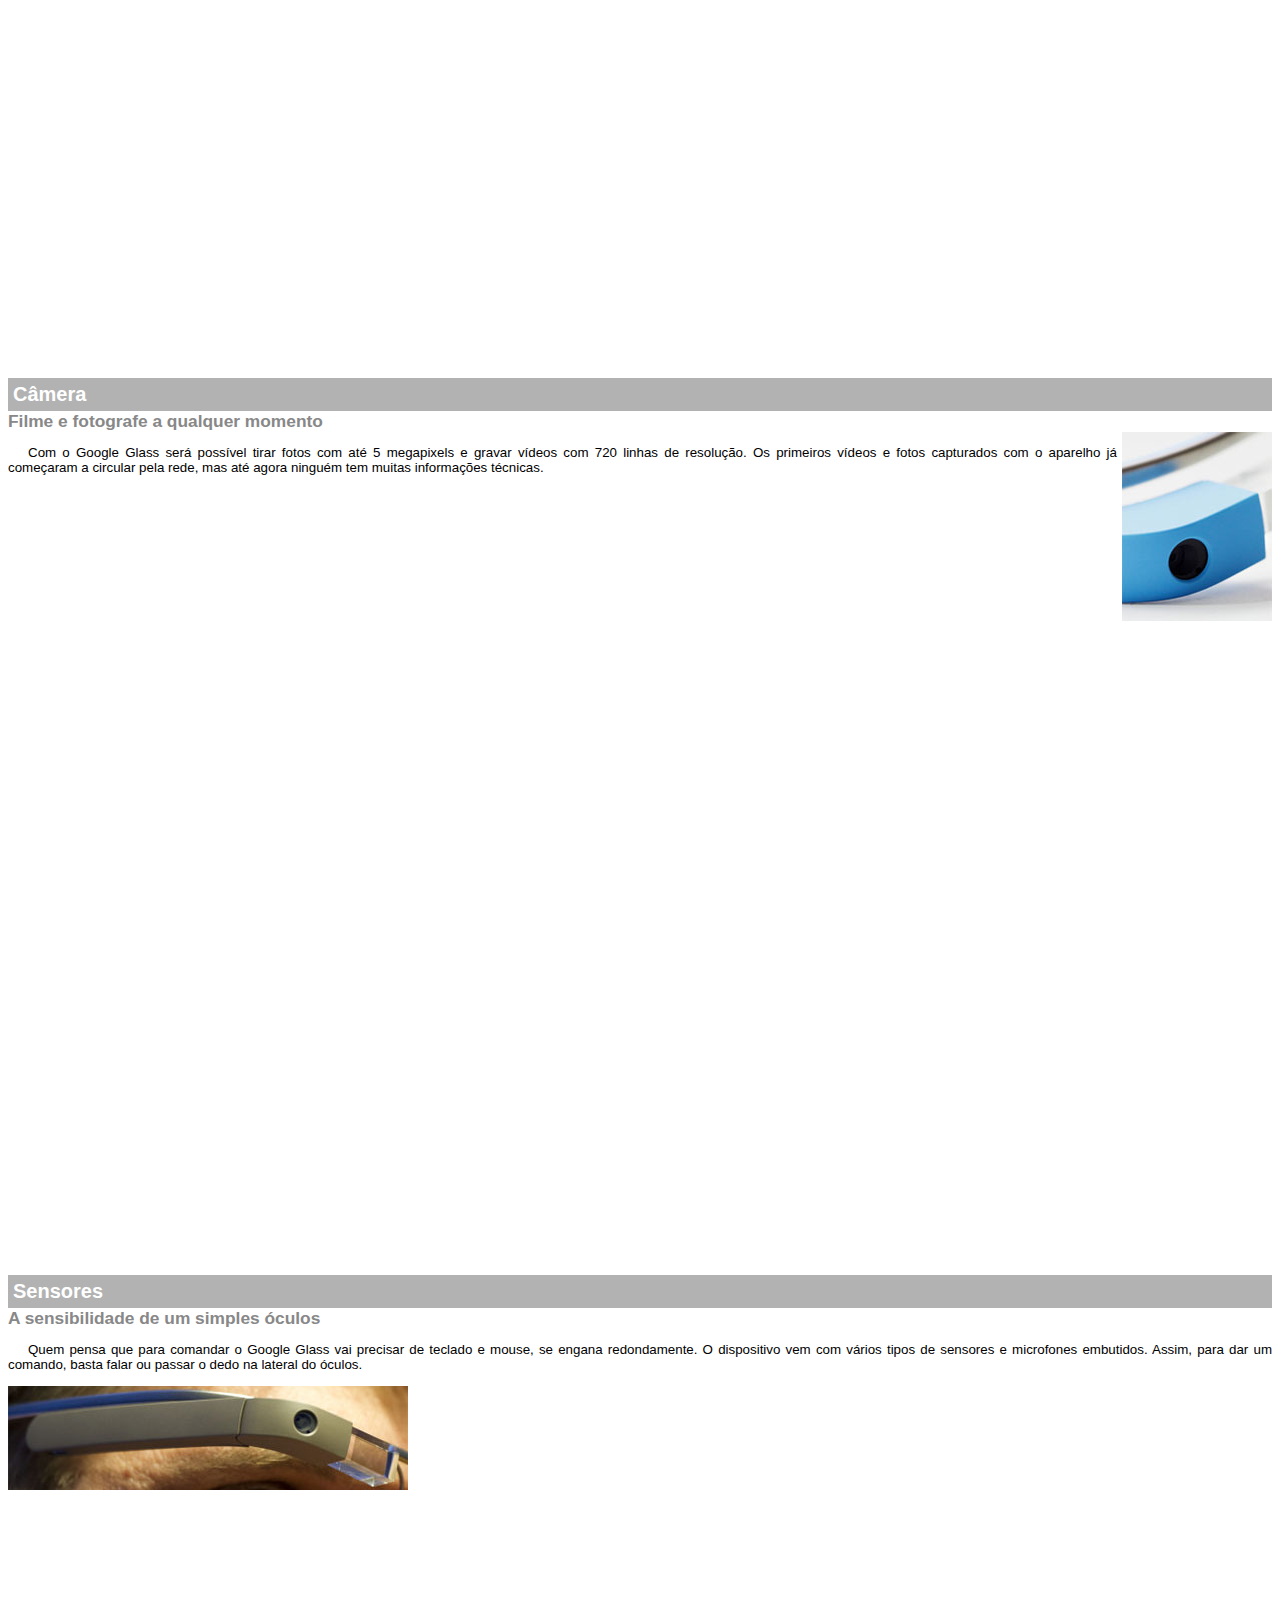
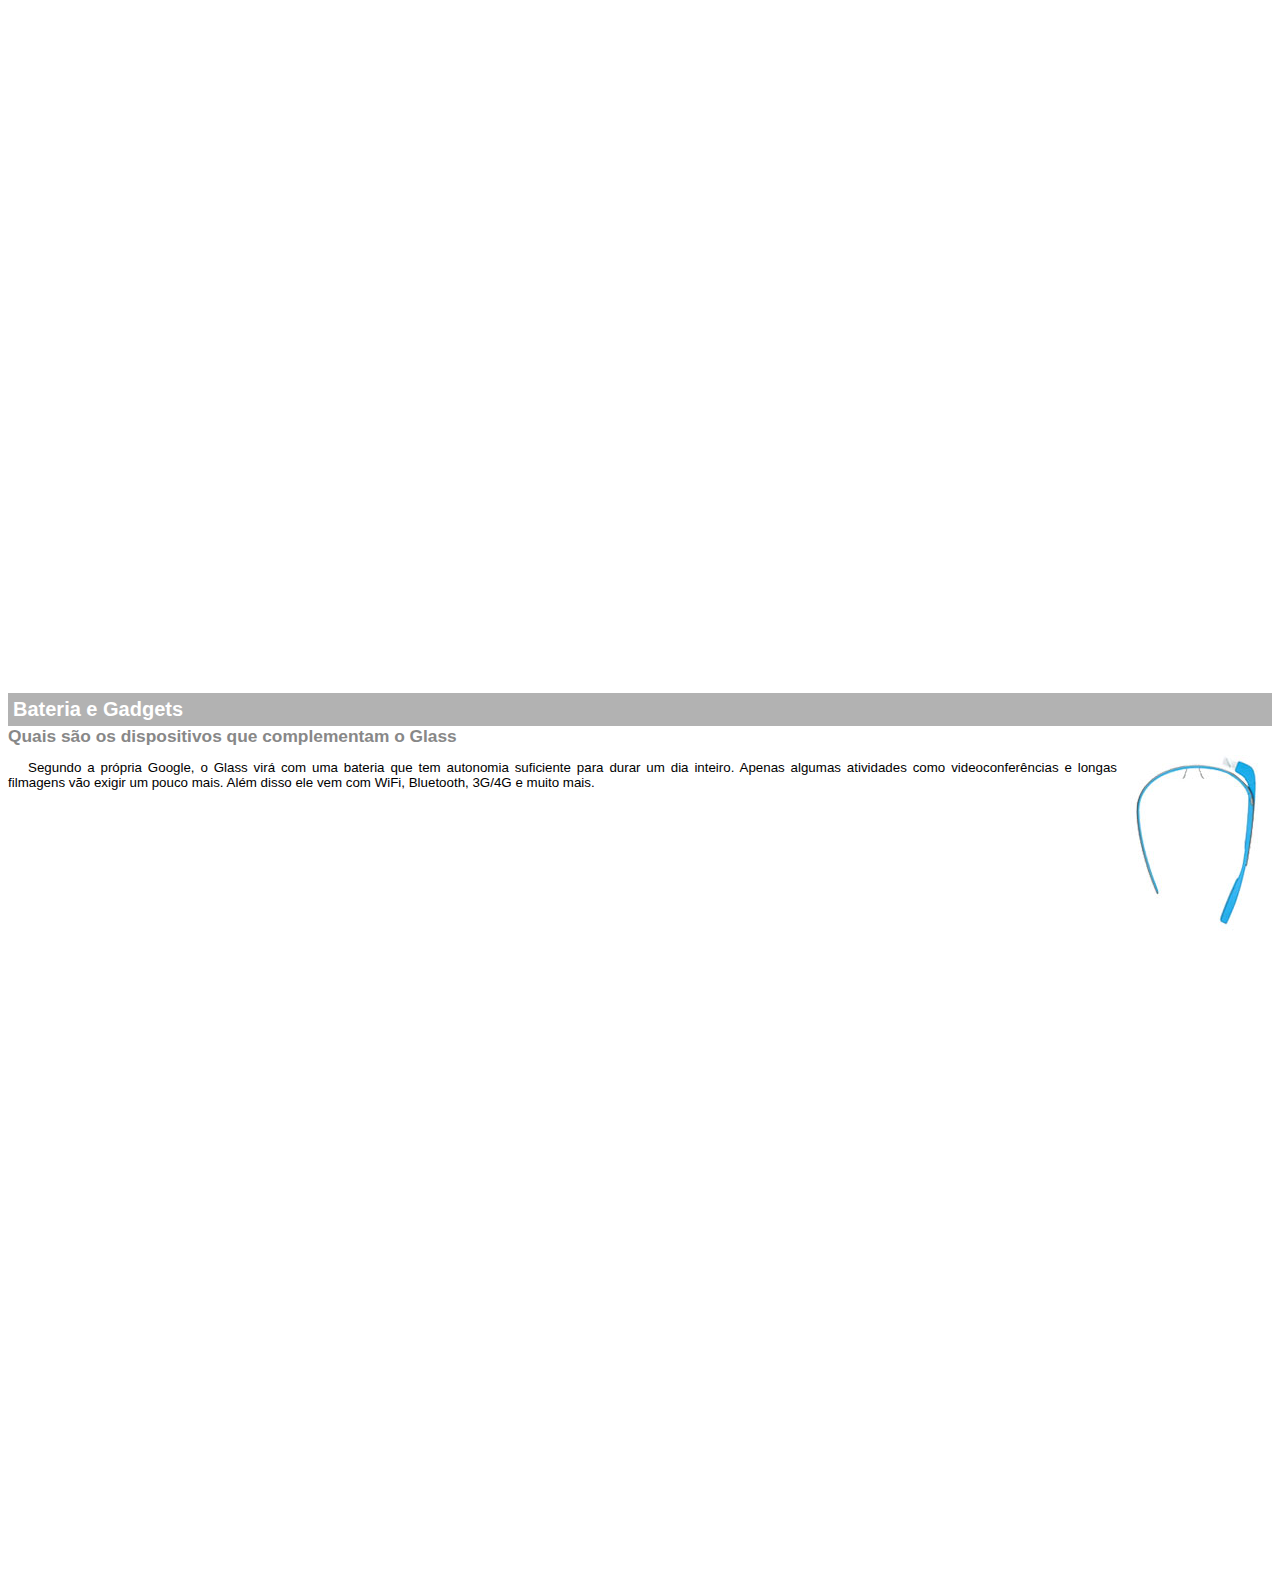
<file: projeto_glass/google-glass.html>
<!DOCTYPE html>
<html lang="en">
<head>
    <meta charset="UTF-8">
    <meta name="viewport" content="width=device-width, initial-scale=1.0">
    <title>Informações sobre o Google Glass</title>
    <style>
        body {
            font-family: Arial, Helvetica, sans-serif;
            font-size: 10pt;
        }
        p {
            text-align: justify;
            text-indent: 20px;
        }
        article h1 {
            font-size: 15pt;
            color: white;
            background-color: rgba(0, 0, 0, .3);
            padding: 5px;
            margin: 0px;
        }
        article h2 {
            font-size: 13pt;
            color: #888888;
            margin: 0px;
        }
        article {
            margin-bottom: 800px;
        }
        img.img-dir {
            display: block;
            float: right;
            margin-left: 5px;
        }
    </style>
</head>
<body>

<article id="topo">
    <header>
        <h2>Clique sobre as áreas destacadas em vermelho</h2>
    </header>
    <img src="_imagens/mao.png" alt="Mão apontando para a esquerda">
</article>

<article id="tela">
    <header>
        <h1>Tela</h1>
        <h2>Como o mundo vai aparecer</h2>
    </header>
    <p>De acordo com fontes próximas do Google, os óculos vão contar com uma pequena tela de LCD ou AMOLED na parte superior e em frente aos olhos do usuário. Com o uso de uma câmera e GPS, você pode se situar, assim como selecionar opções com o movimento da cabeça.</p>
    <img src="_imagens/det-tela.jpg" alt="Tela do Google Glass">
</article>

<article id="camera">
    <header>
        <h1>Câmera</h1>
        <h2>Filme e fotografe a qualquer momento</h2>
    </header>
    <img src="_imagens/det-camera.jpg" class="img-dir" alt="Câmera do Google Glass">
    <p>Com o Google Glass será possível tirar fotos com até 5 megapixels e gravar vídeos com 720 linhas de resolução. Os primeiros vídeos e fotos capturados com o aparelho já começaram a circular pela rede, mas até agora ninguém tem muitas informações técnicas.</p>
</article>

<article id="sensores">
    <header>
        <h1>Sensores</h1>
        <h2>A sensibilidade de um simples óculos</h2>
    </header>
    <p>Quem pensa que para comandar o Google Glass vai precisar de teclado e mouse, se engana redondamente. O dispositivo vem com vários tipos de sensores e microfones embutidos. Assim, para dar um comando, basta falar ou passar o dedo na lateral do óculos.</p>
    <img src="_imagens/det-touch.jpg" alt="Sensores do Google Glass">
</article>

<article id="gadgets">
    <header>
        <h1>Bateria e Gadgets</h1>
        <h2>Quais são os dispositivos que complementam o Glass</h2>
    </header>
    <img src="_imagens/det-bateria.jpg" class="img-dir" alt="Baterias e Gadgets do Google Glass">
    <p>Segundo a própria Google, o Glass virá com uma bateria que tem autonomia suficiente para durar um dia inteiro. Apenas algumas atividades como videoconferências e longas filmagens vão exigir um pouco mais. Além disso ele vem com WiFi, Bluetooth, 3G/4G e muito mais.</p>
</article>
</body>
</html>
</file>
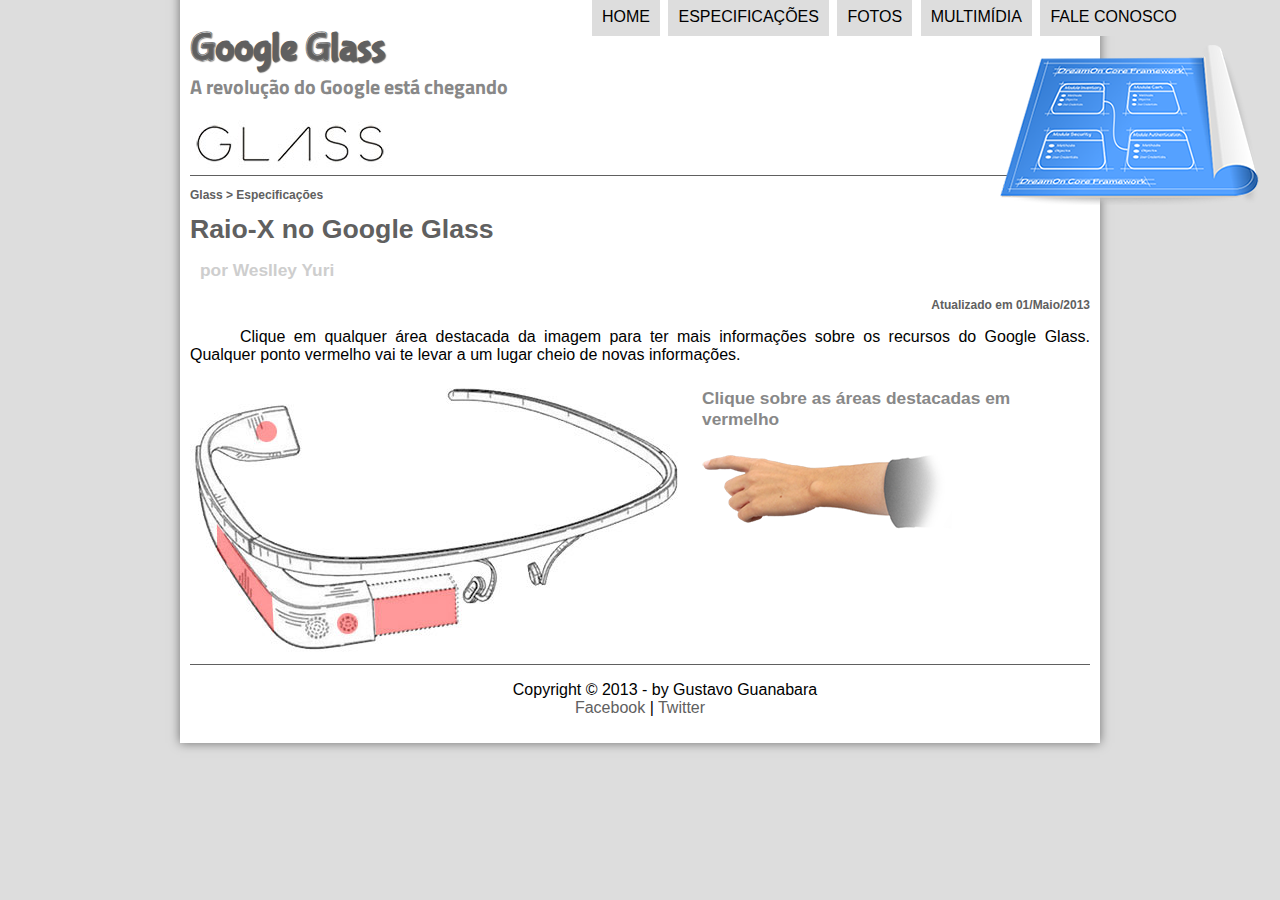
<file: projeto_glass/specs.html>
<!DOCTYPE html>
<html lang="pt-br">
<head>
    <meta charset="UTF-8">
    <meta name="viewport" content="width=device-width, initial-scale=1.0">
    <title>Tudo sobre o Google Glass</title>
    <link rel="stylesheet" href="_css/estilo.css">
    <link rel="stylesheet" href="_css/specs.css">
</head>
<script language="javascript" src = "_javascript/funcoes.js"></script>
<body>
<div id="interface">

    <header id="cabecalho">
    <hgroup> <!--Tag para agrupar títulos. (semântico)-->
    <h1>Google Glass</h1>
    <h2>A revolução do Google está chegando</h2>
    </hgroup>

    <img id="icone" src="_imagens/especificacoes.png">
    <nav id="menu">
    <h1>Menu Principal</h1>
        <ul type="square">
            <li onmouseover="mudaFoto('_imagens/home.png')" onmouseout="mudaFoto('_imagens/especificacoes.png')"><a href="index.html">Home</a></li>
            <li onmouseover="mudaFoto('_imagens/especificacoes.png')" onmouseout="mudaFoto('_imagens/especificacoes.png')"><a href="specs.html">Especificações</a></li>
            <li onmouseover="mudaFoto('_imagens/fotos.png')" onmouseout="mudaFoto('_imagens/especificacoes.png')"><a href="fotos.html">Fotos</a></li>
            <li onmouseover="mudaFoto('_imagens/multimidia.png')" onmouseout="mudaFoto('_imagens/especificacoes.png')"><a href="multimidia.html">Multimídia</a></li>
            <li onmouseover="mudaFoto('_imagens/contato.png')" onmouseout="mudaFoto('_imagens/especificacoes.png')"><a href="fale-conosco.html">Fale conosco</a></li>
        </ul>
    </nav>
    </header>

<section id="corpo-full">
    <article id="noticia-principal">
        <header id="cabecalho-artigo">
        <hgroup>
        <h3>Glass > Especificações</h3>
        <h1>Raio-X no Google Glass</h1>
        <h2>por Weslley Yuri</h2>
        <h3 class="direita">Atualizado em 01/Maio/2013</h3>
        </hgroup>
        </header>    
    
    <p>Clique em qualquer área destacada da imagem para ter mais informações sobre os recursos do Google Glass. Qualquer ponto vermelho vai te levar a um lugar cheio de novas informações.</p>
    
    <section id="conteudo">
        <img src="_imagens/glass-esquema-marcado.jpg" usemap="#meumapa">
        <map name="meumapa">
            <area shape="rect" coords="180,207,268,258" href="google-glass.html#tela" target="janela">
            <area shape="circle" coords="158,242,12" href="google-glass.html#camera" target="janela">
            <area shape="circle" coords="73,52,12" href="google-glass.html#gadgets" target="janela">
            <area shape="poly" coords="28,144,81,211,83,252,27,169" href="google-glass.html#sensores" target="janela">
        </map>
        <iframe src="google-glass.html" name="janela" id="frame-spec" scrolling="no"></iframe>
    </section>
    </article>
</section>

<footer id="rodape">
<p>Copyright &copy; 2013 - by Gustavo Guanabara <br>
<a href="http://facebook.com/cursosemvideo" target="_blank">Facebook</a> |
<a href="http://twitter.com/cursosemvideo" target="_blank">Twitter</a></p>
</footer>
</div>
</body>
</html>
</file>
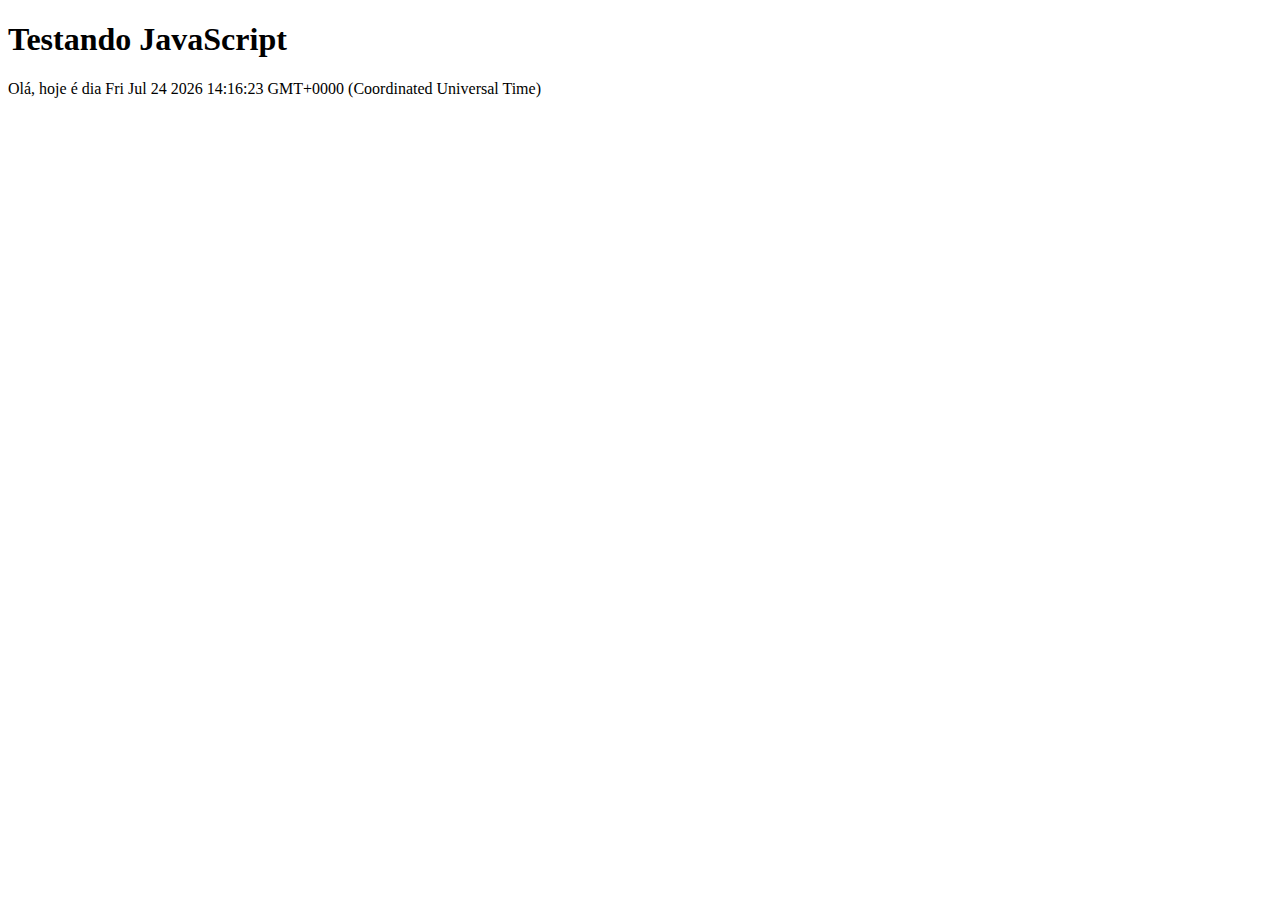
<file: projeto_glass/testejs01.html>
<!DOCTYPE html>
<html lang="pt-br">
<head>
    <meta charset="UTF-8">
    <meta name="viewport" content="width=device-width, initial-scale=1.0">
    <title>Teste JavaScript</title>
</head>
<body>
    <h1>Testando JavaScript</h1>
    <script>
        document.write("Olá, hoje é dia " + Date())
    </script>
    
</body>
</html>
</file>
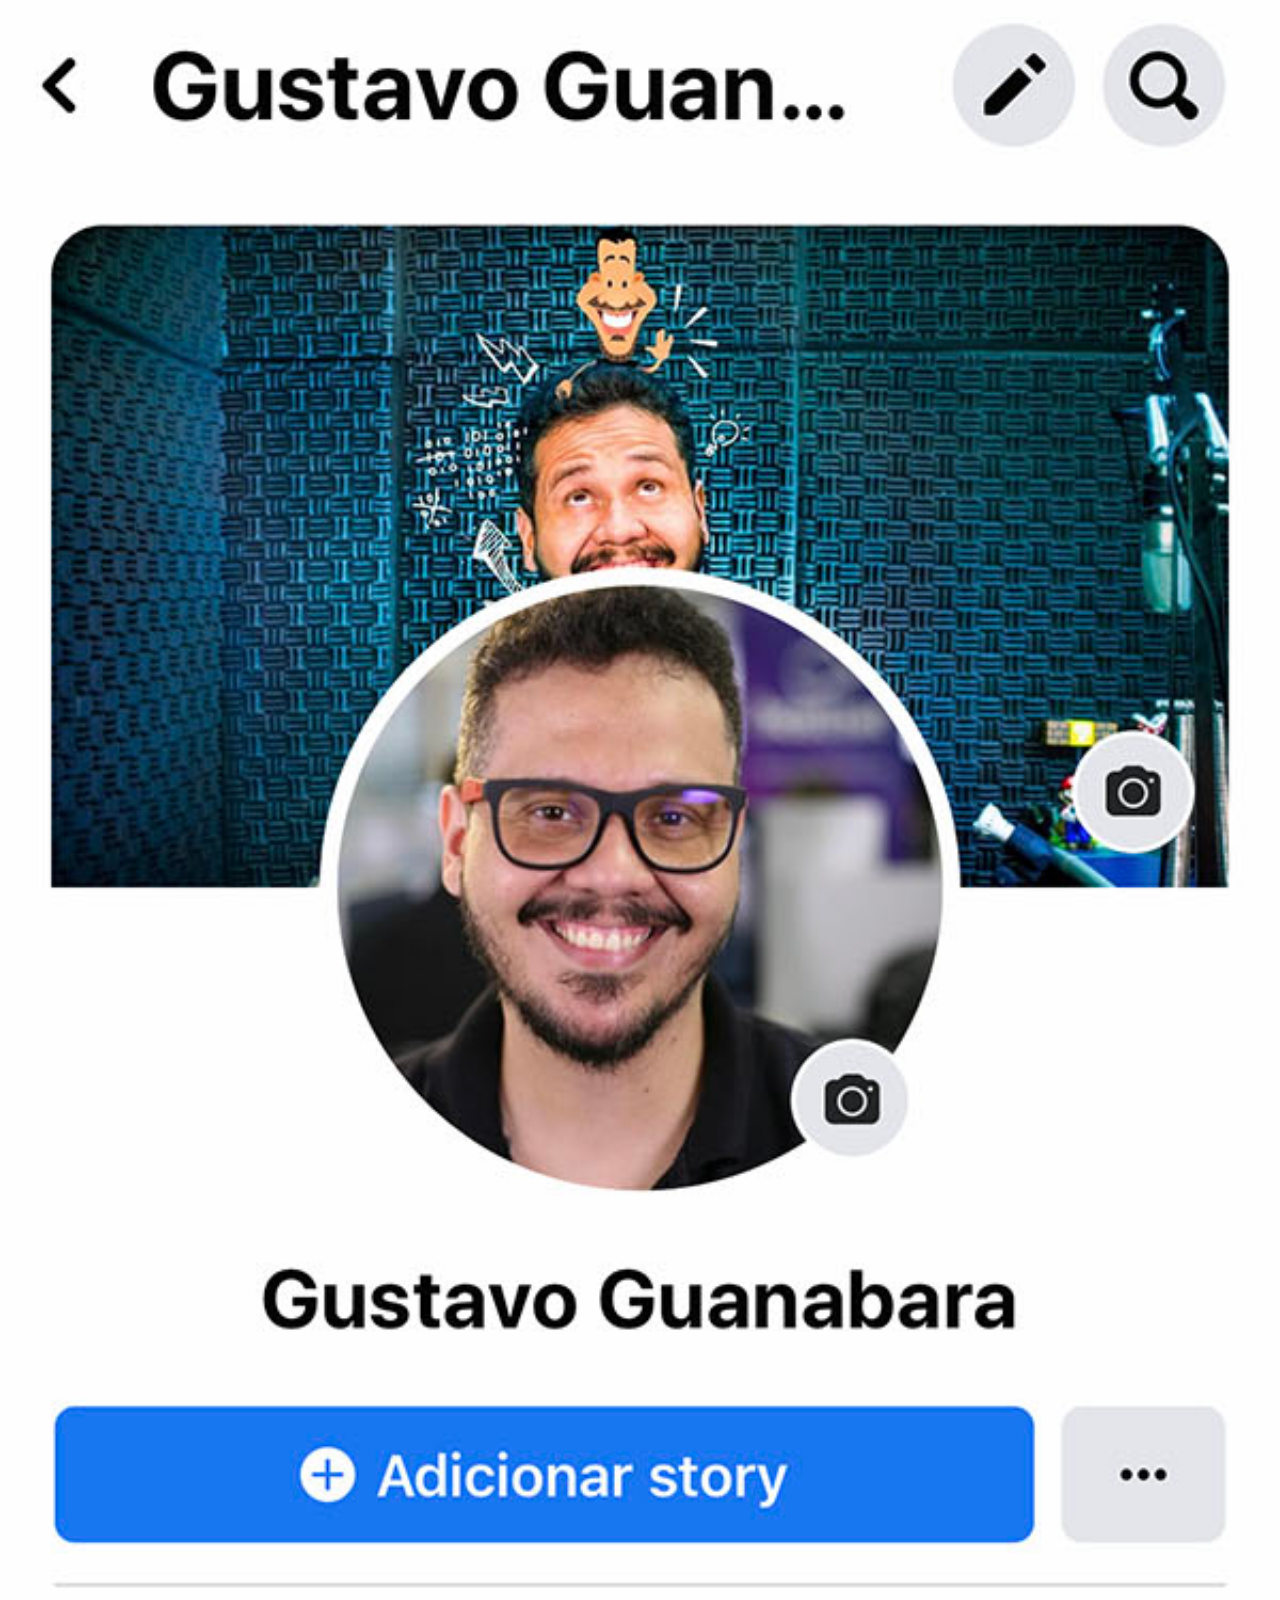
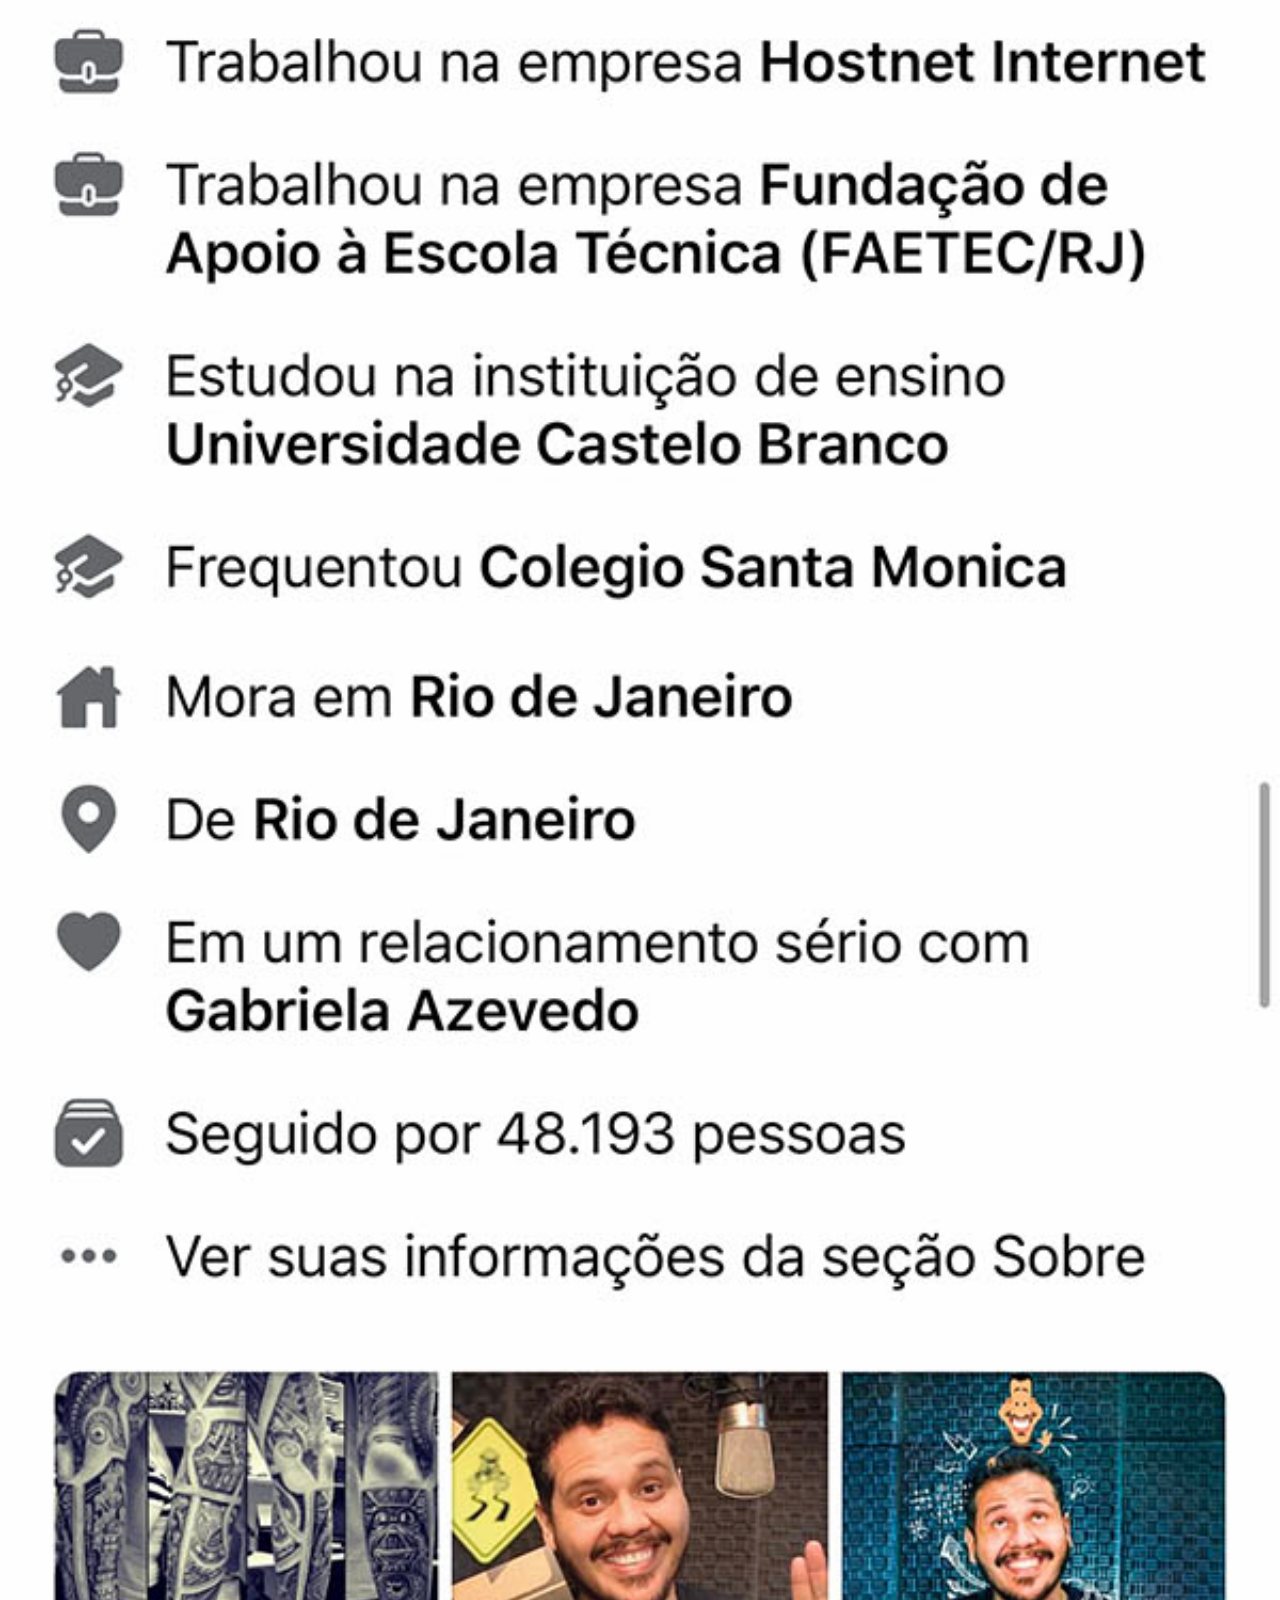
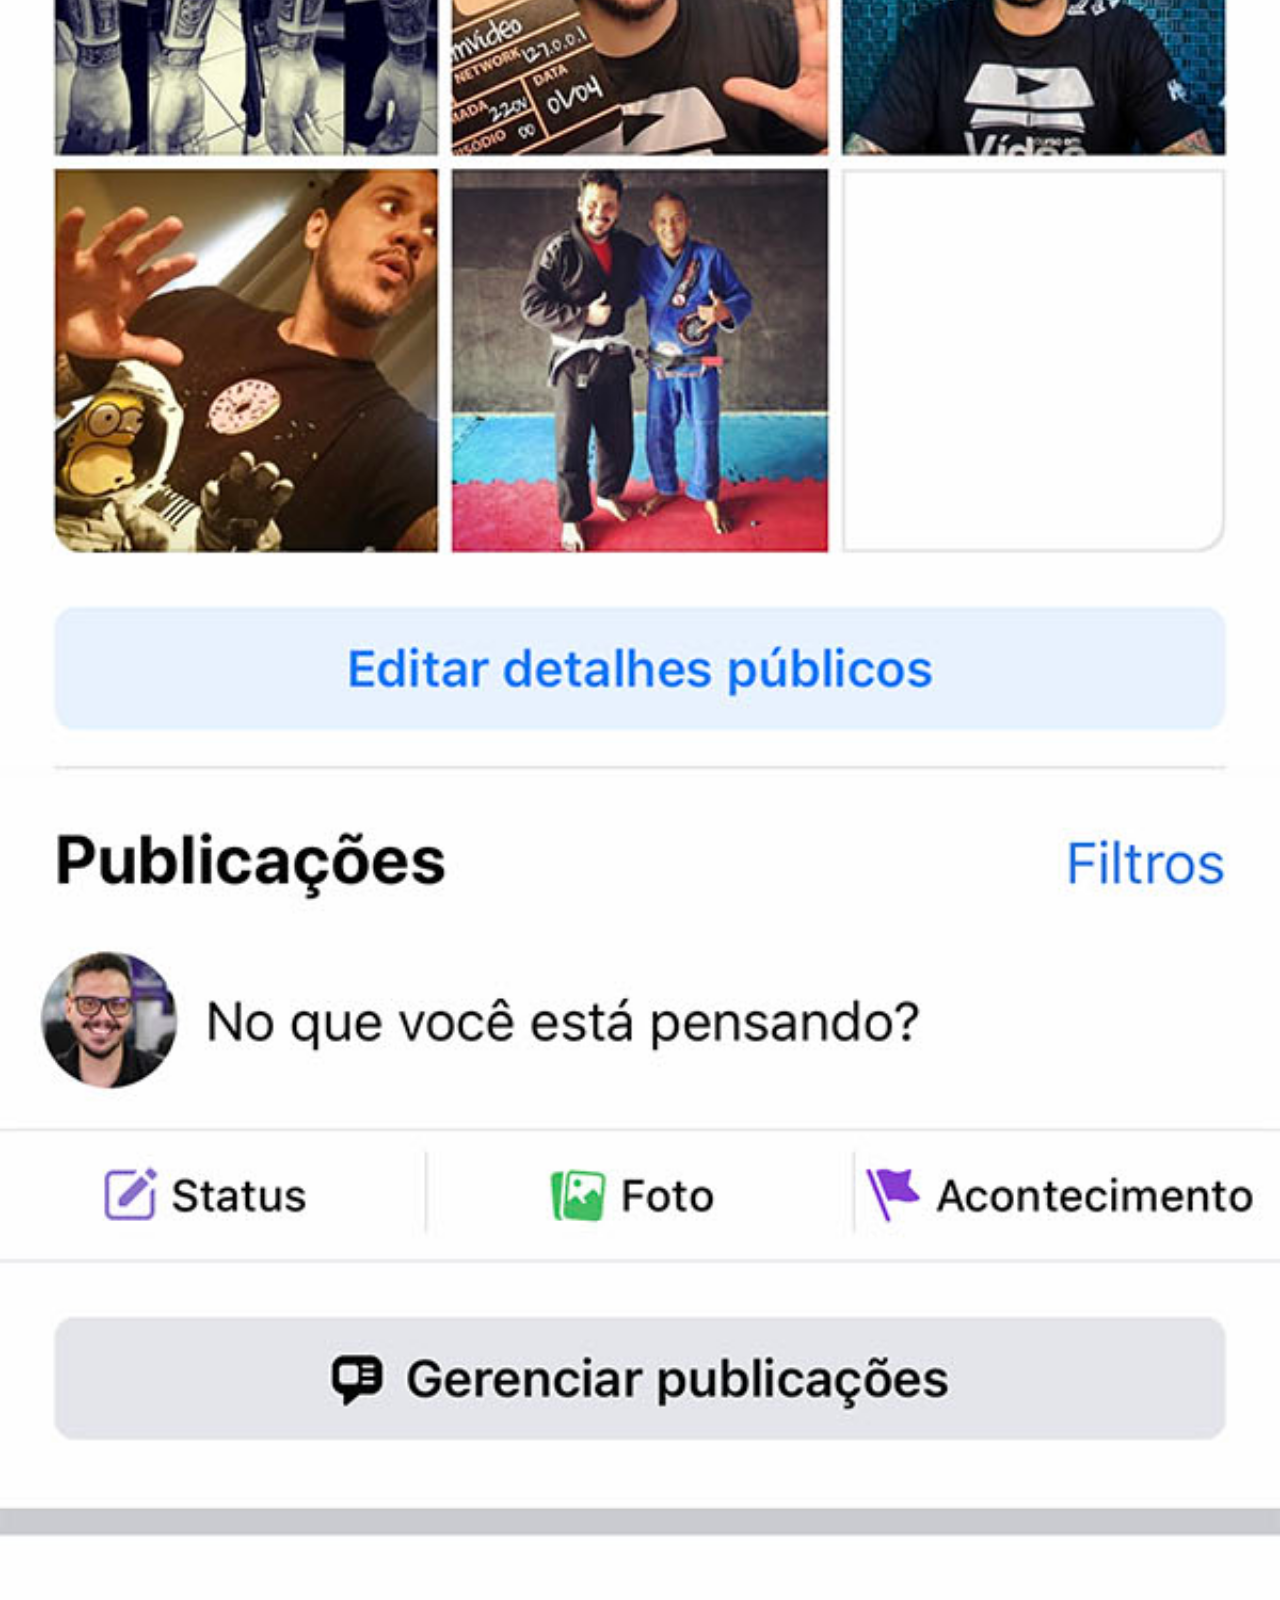
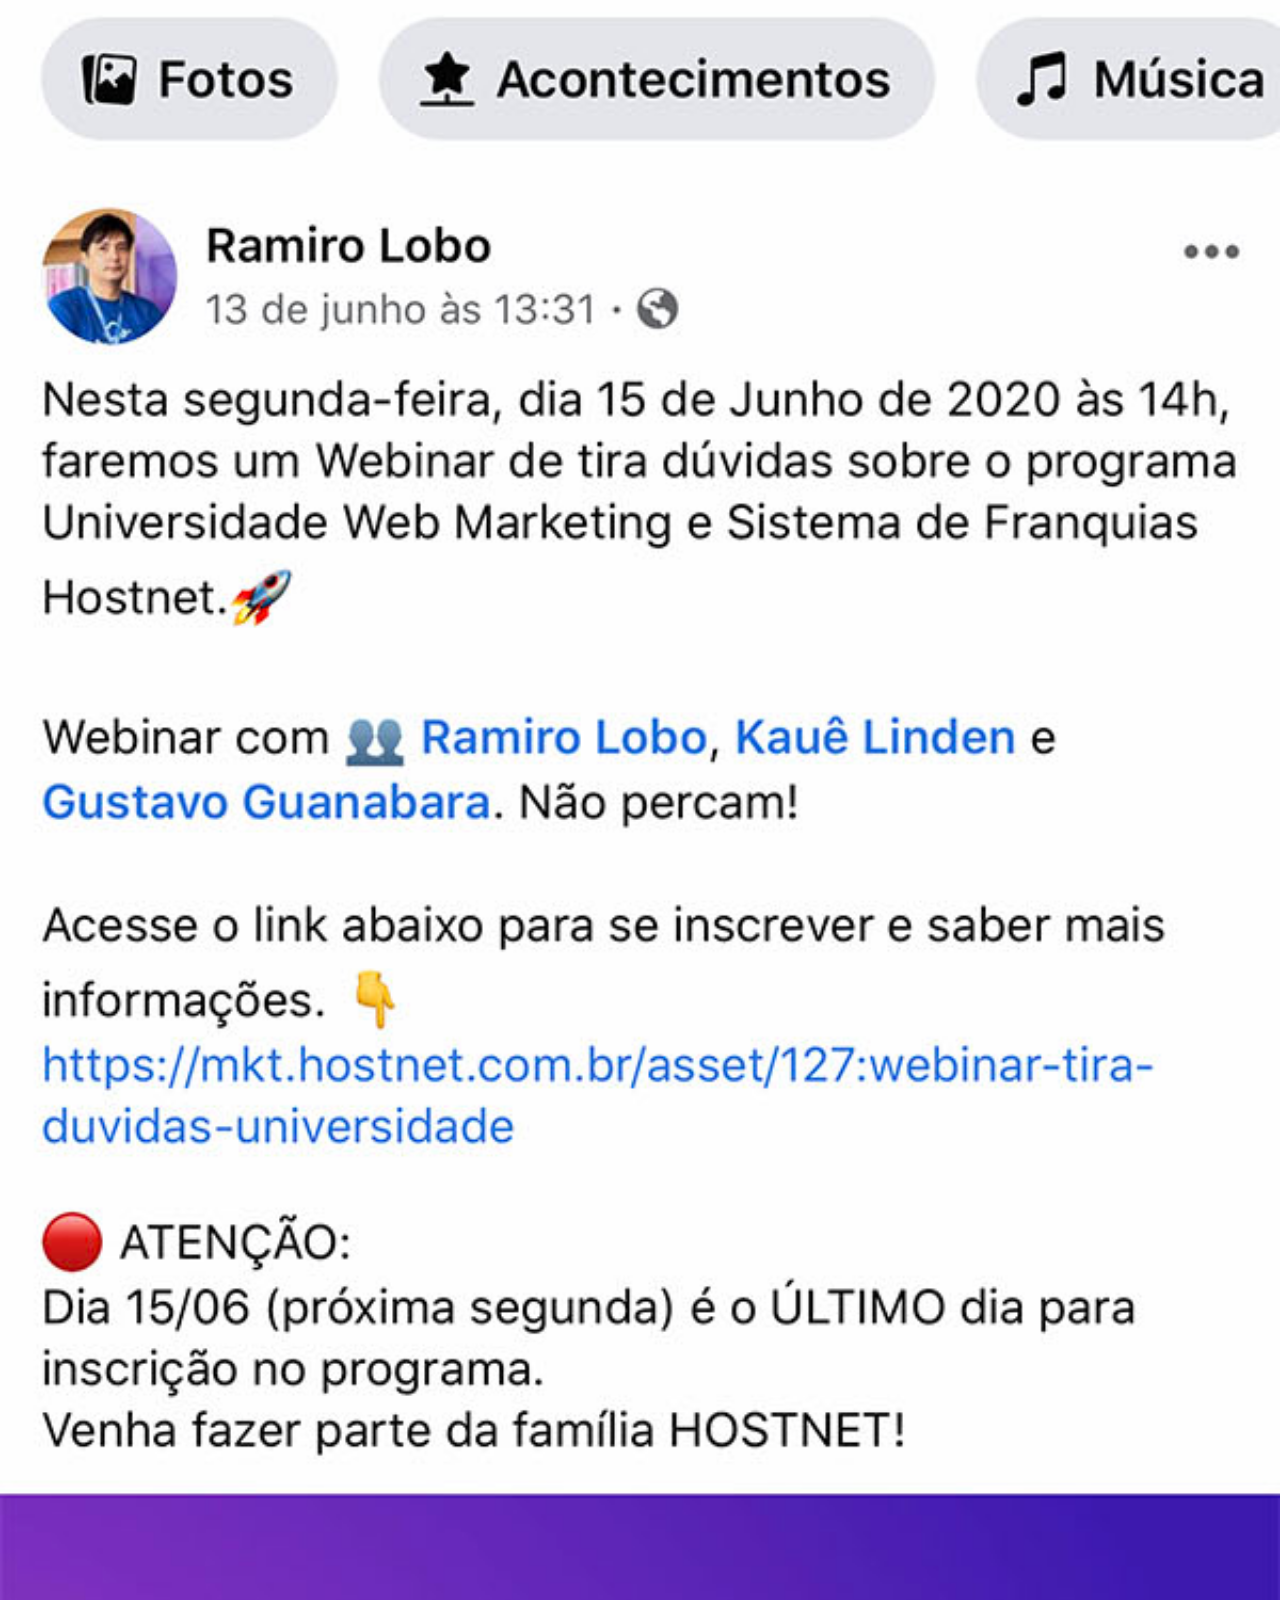
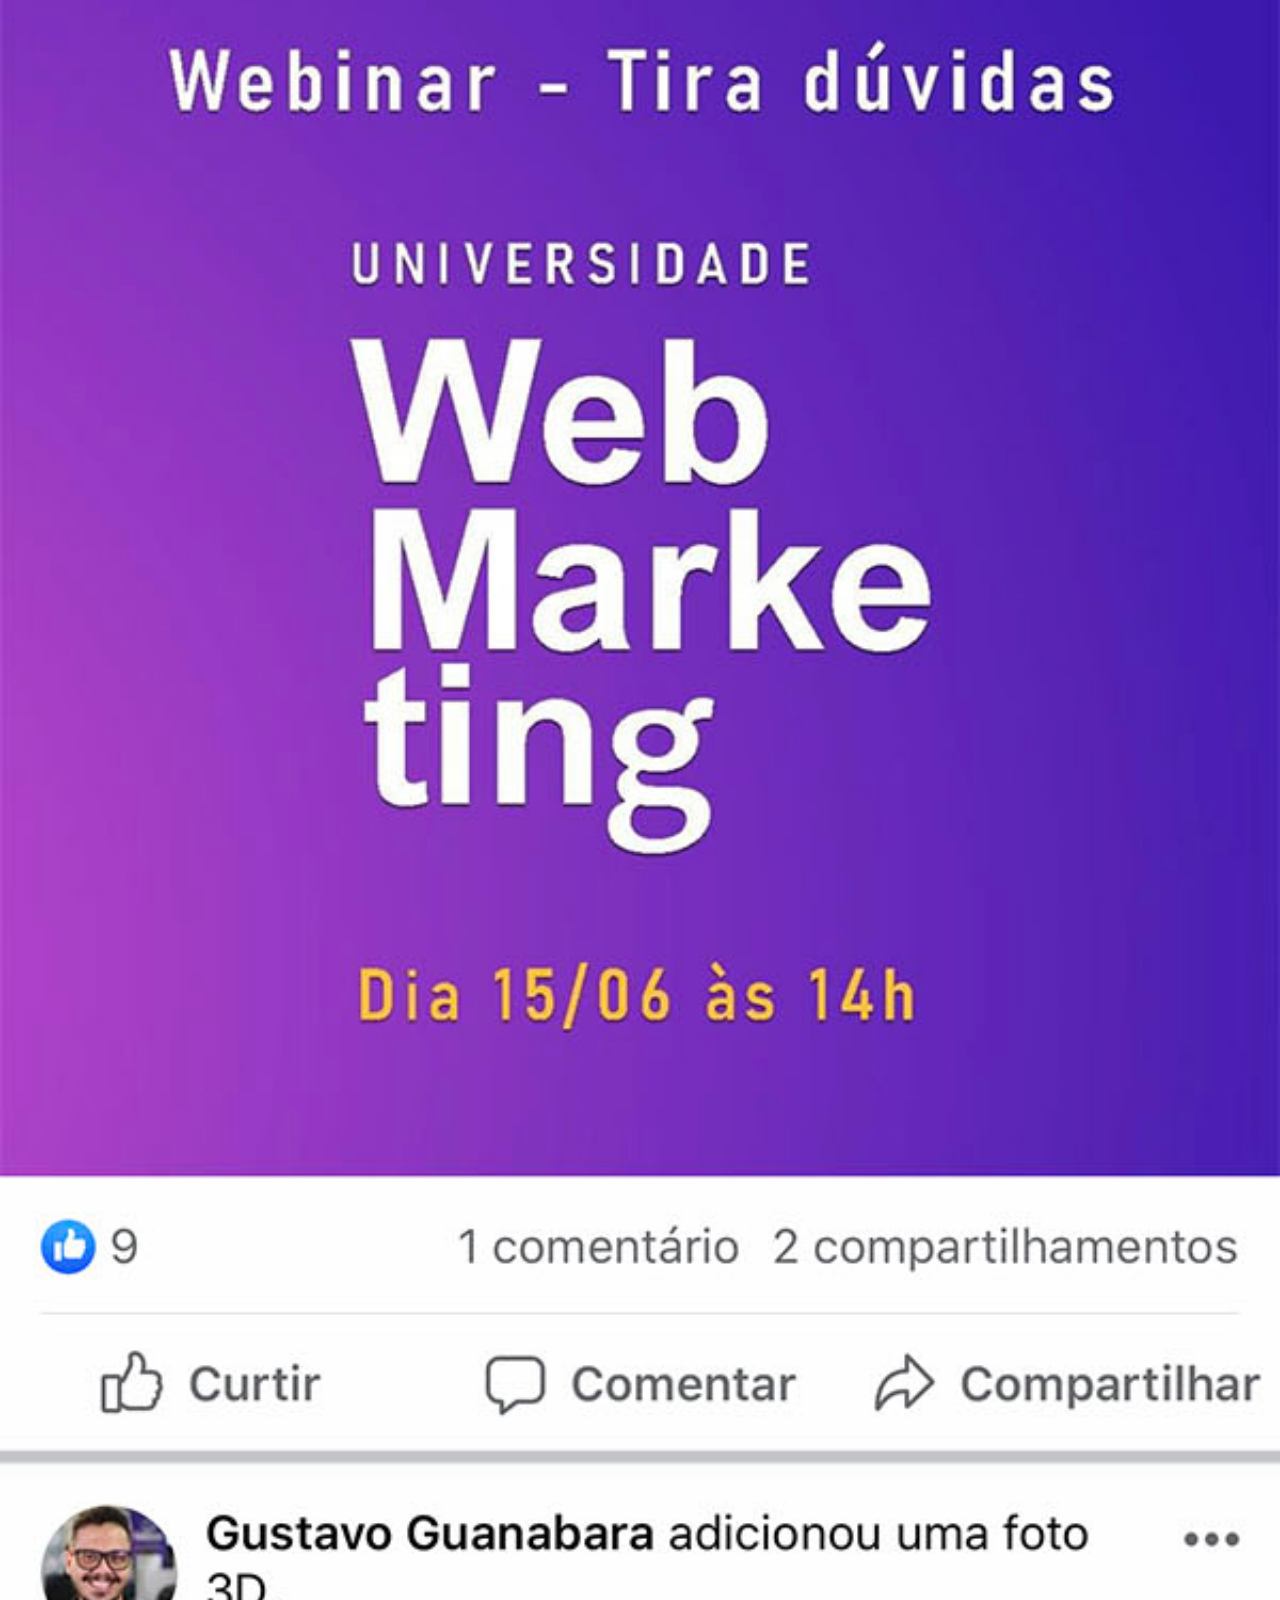
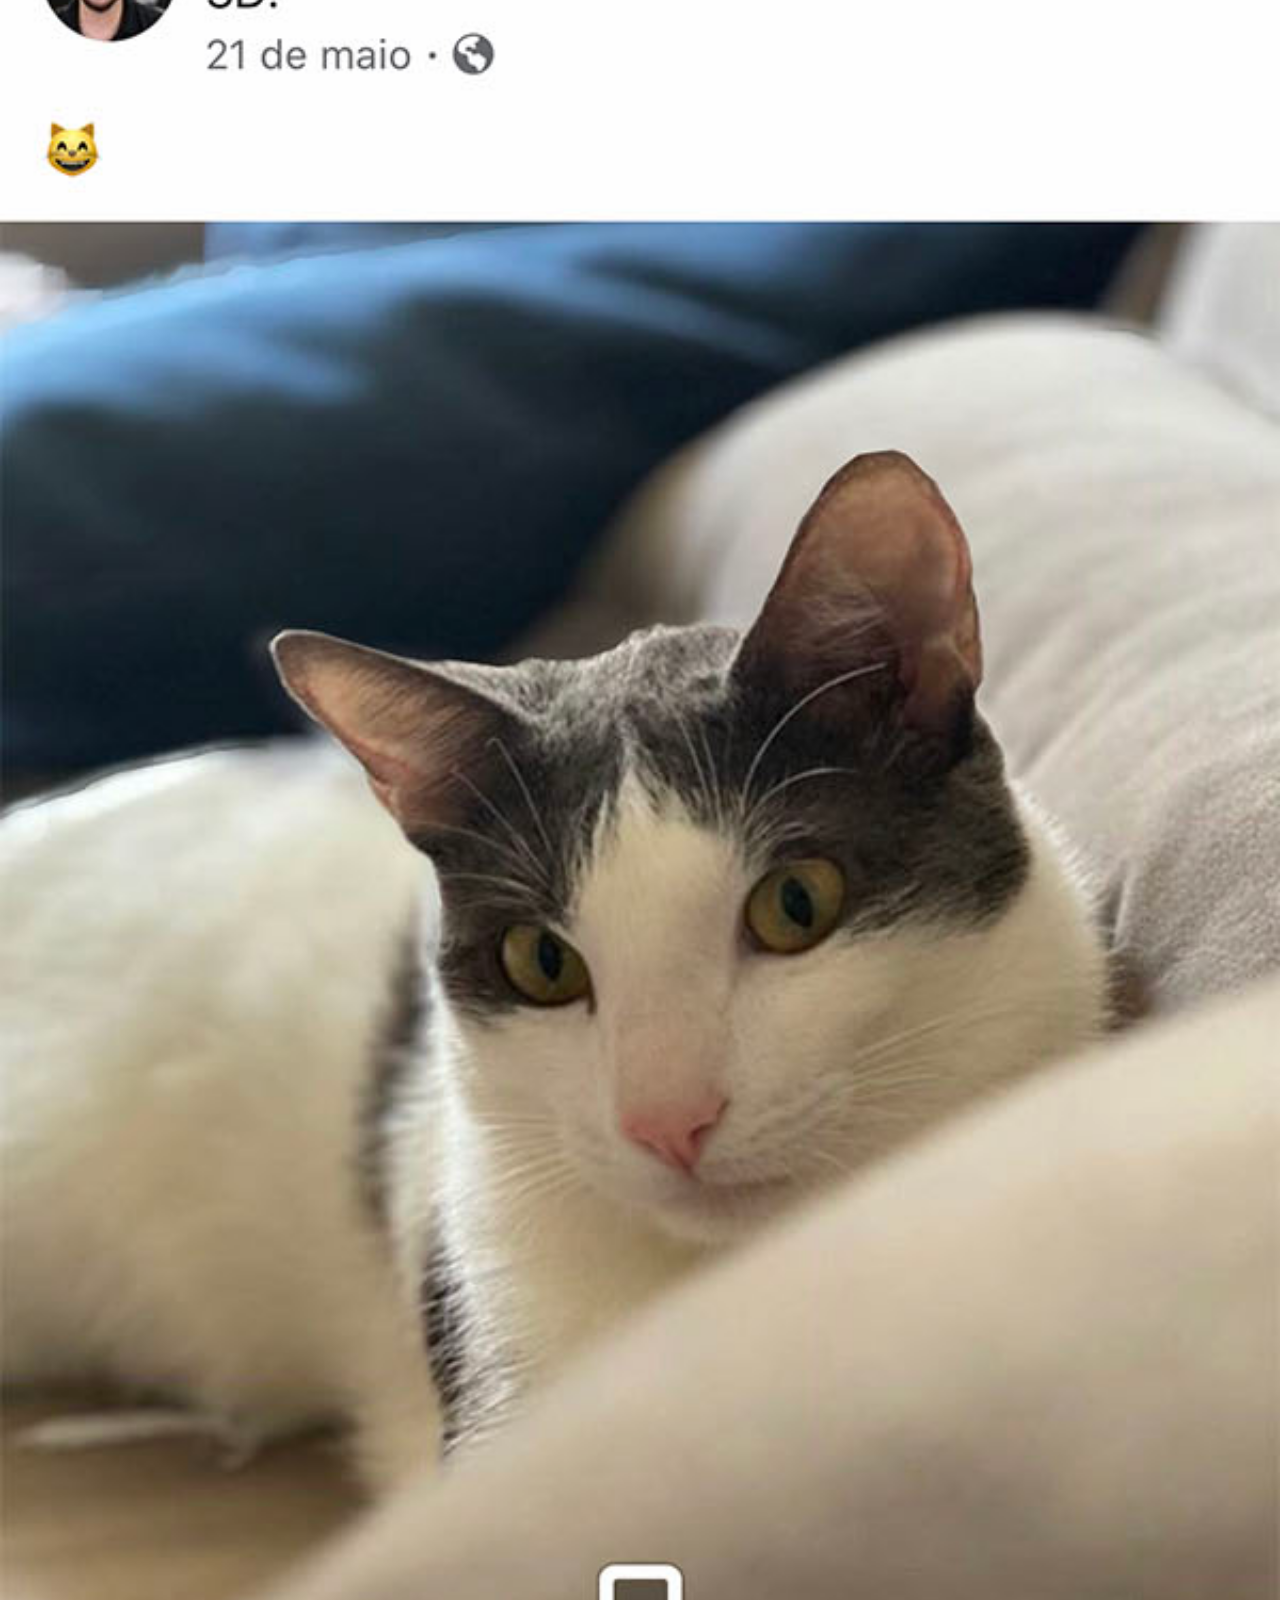
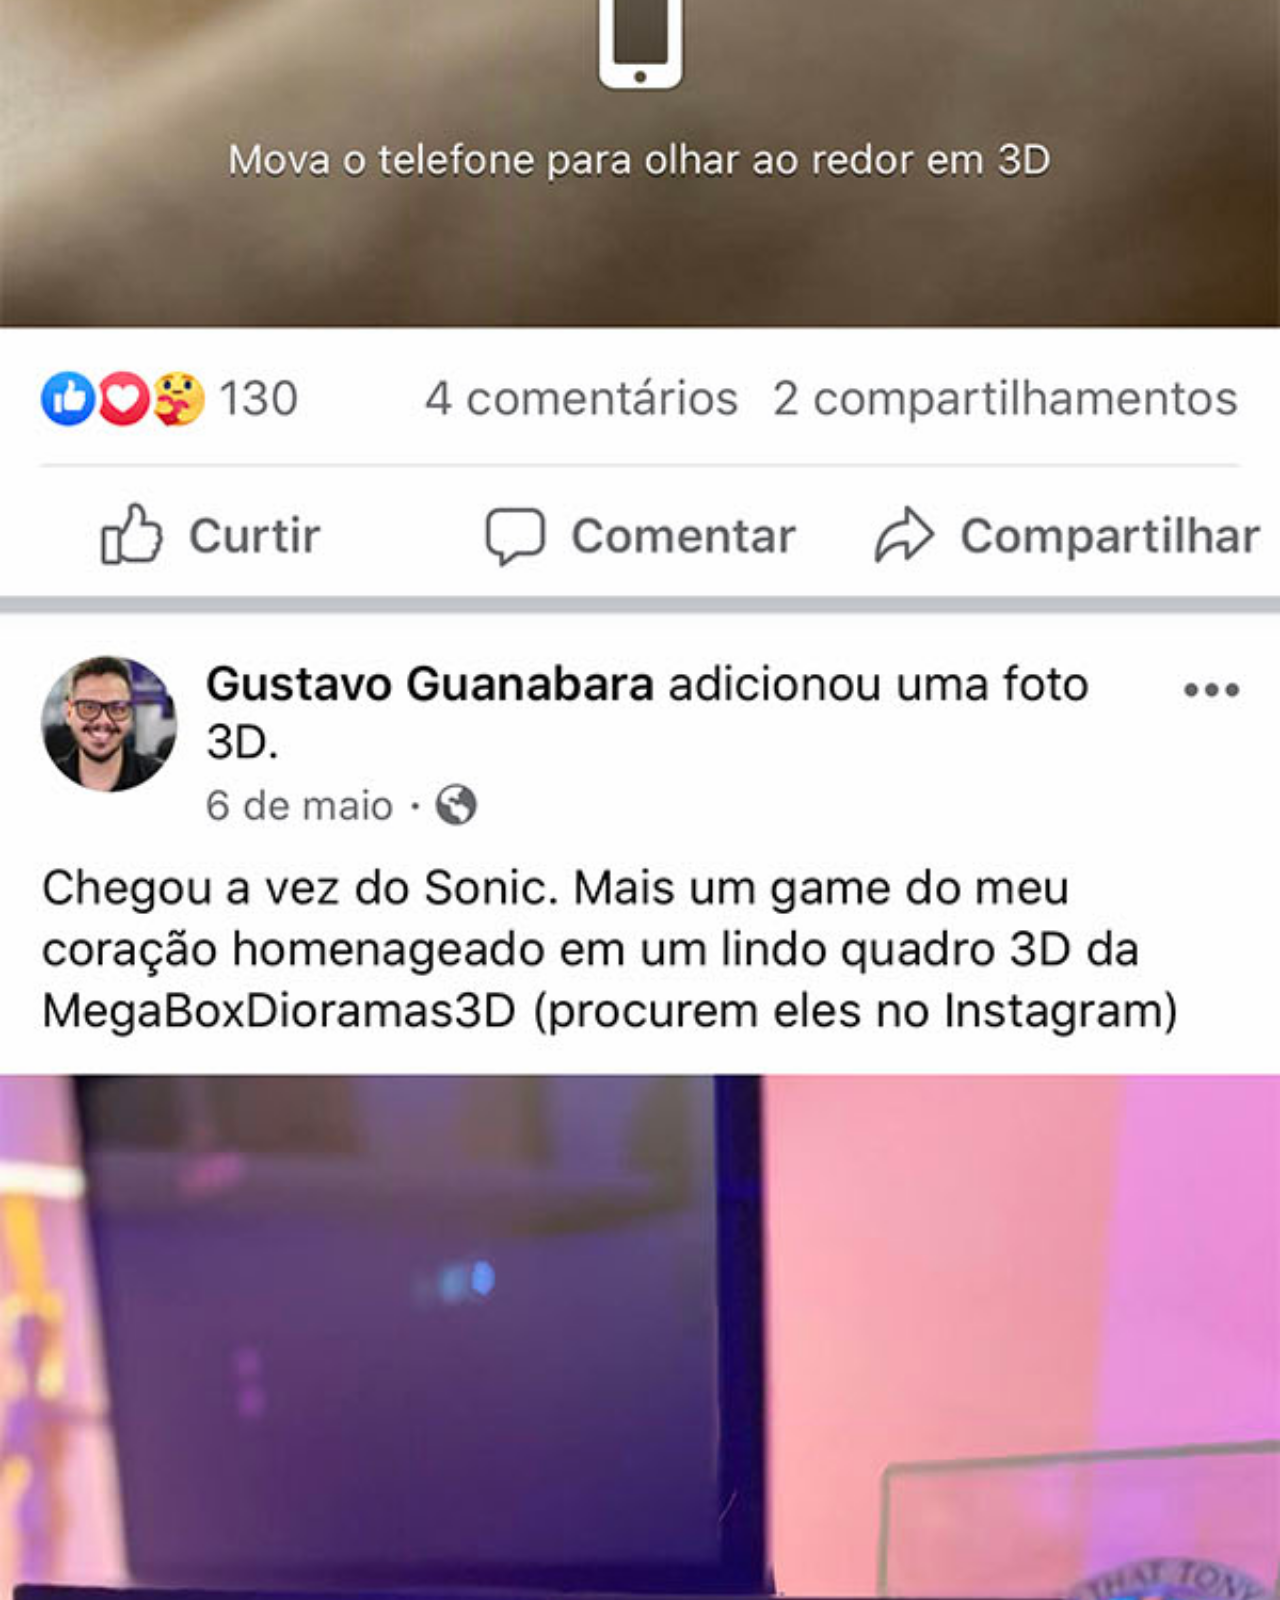
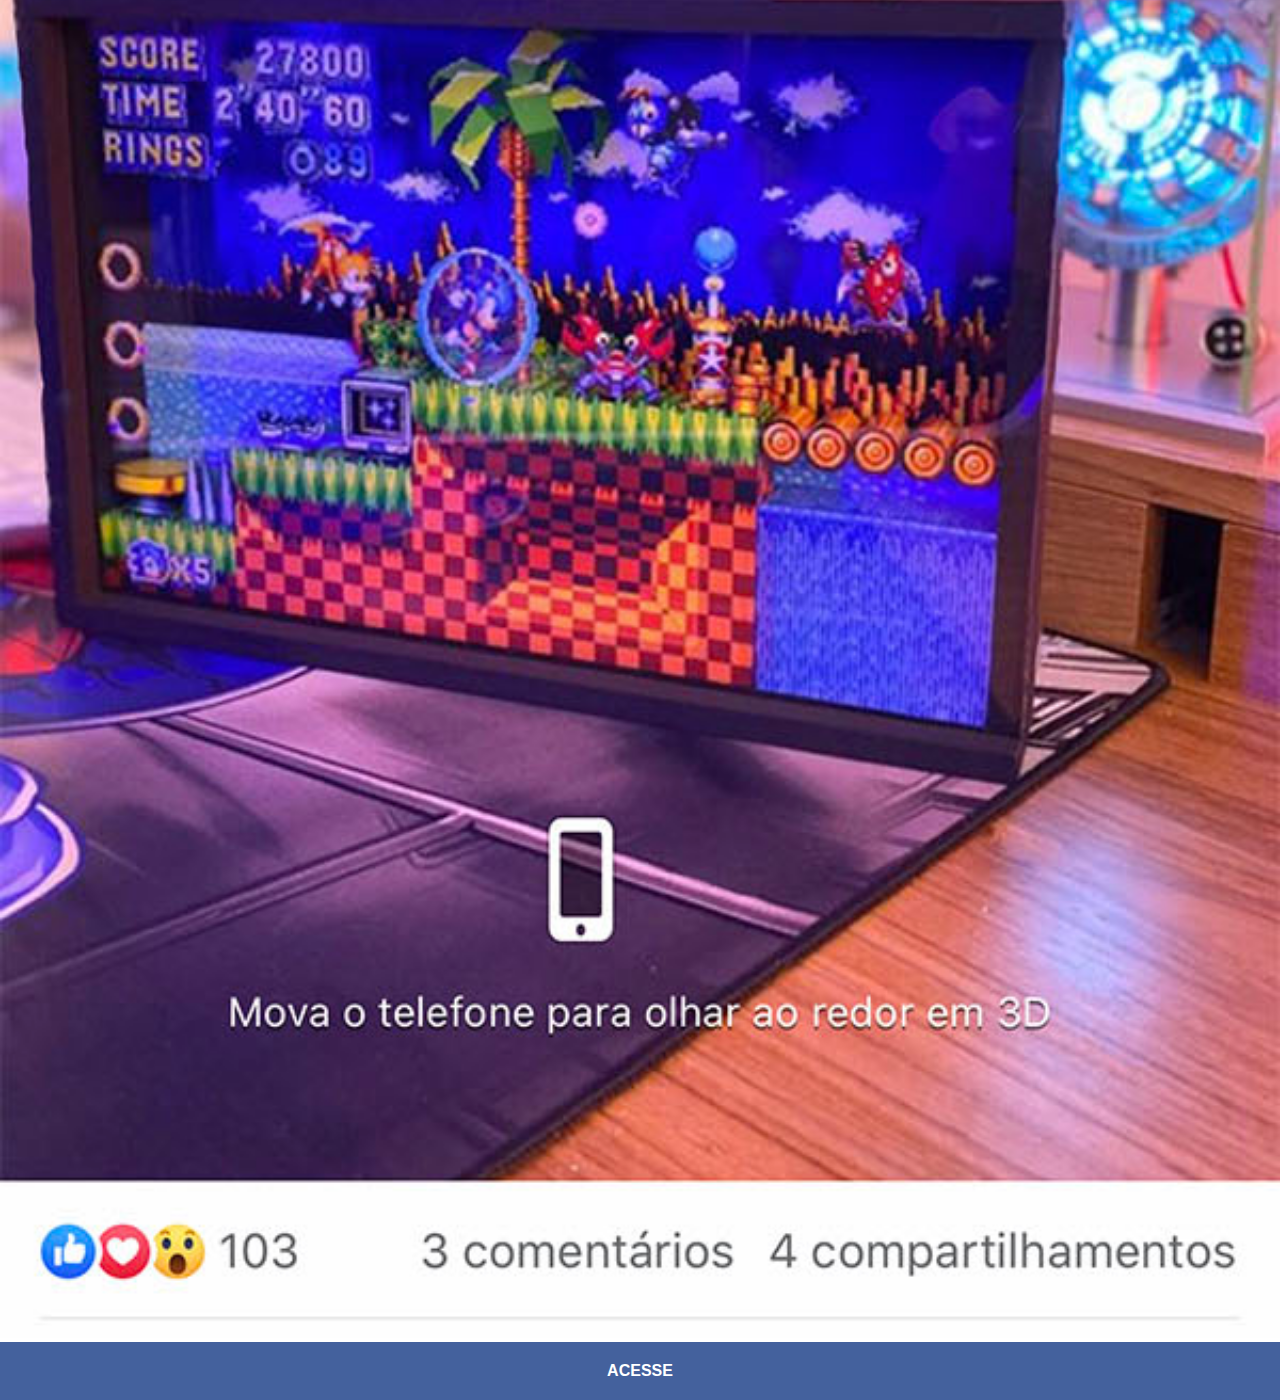
<file: projeto_social/facebook.html>
<!DOCTYPE html>
<html lang="pt-br">
<head>
    <meta charset="UTF-8">
    <meta http-equiv="X-UA-Compatible" content="IE=edge">
    <meta name="viewport" content="width=device-width, initial-scale=1.0">
    <title>Facebook</title>
    <style>
        *{
            margin: 0px;
            padding: 0px;
            font-family: Arial, Helvetica, sans-serif;
        }
        ::-webkit-scrollbar{
            width: 0px;
            height: 0px;            
        }
        img{
            width: 100vw;
        }
        a{
            display: block;
            background-color: #44619D;
            padding: 20px;
            text-align: center;
            font-weight: bolder;
            text-decoration: none;
            color: white;
        }
        a:hover {
            background-color: #15A2FA;
        }
    </style>
</head>
<body>
    <img src="imagens/tela-facebook.jpg" alt="Facebook">
    <a href="https://www.facebook.com/groups/1520234831617060" target="_blank">ACESSE</a>
    
</body>
</html>
</file>
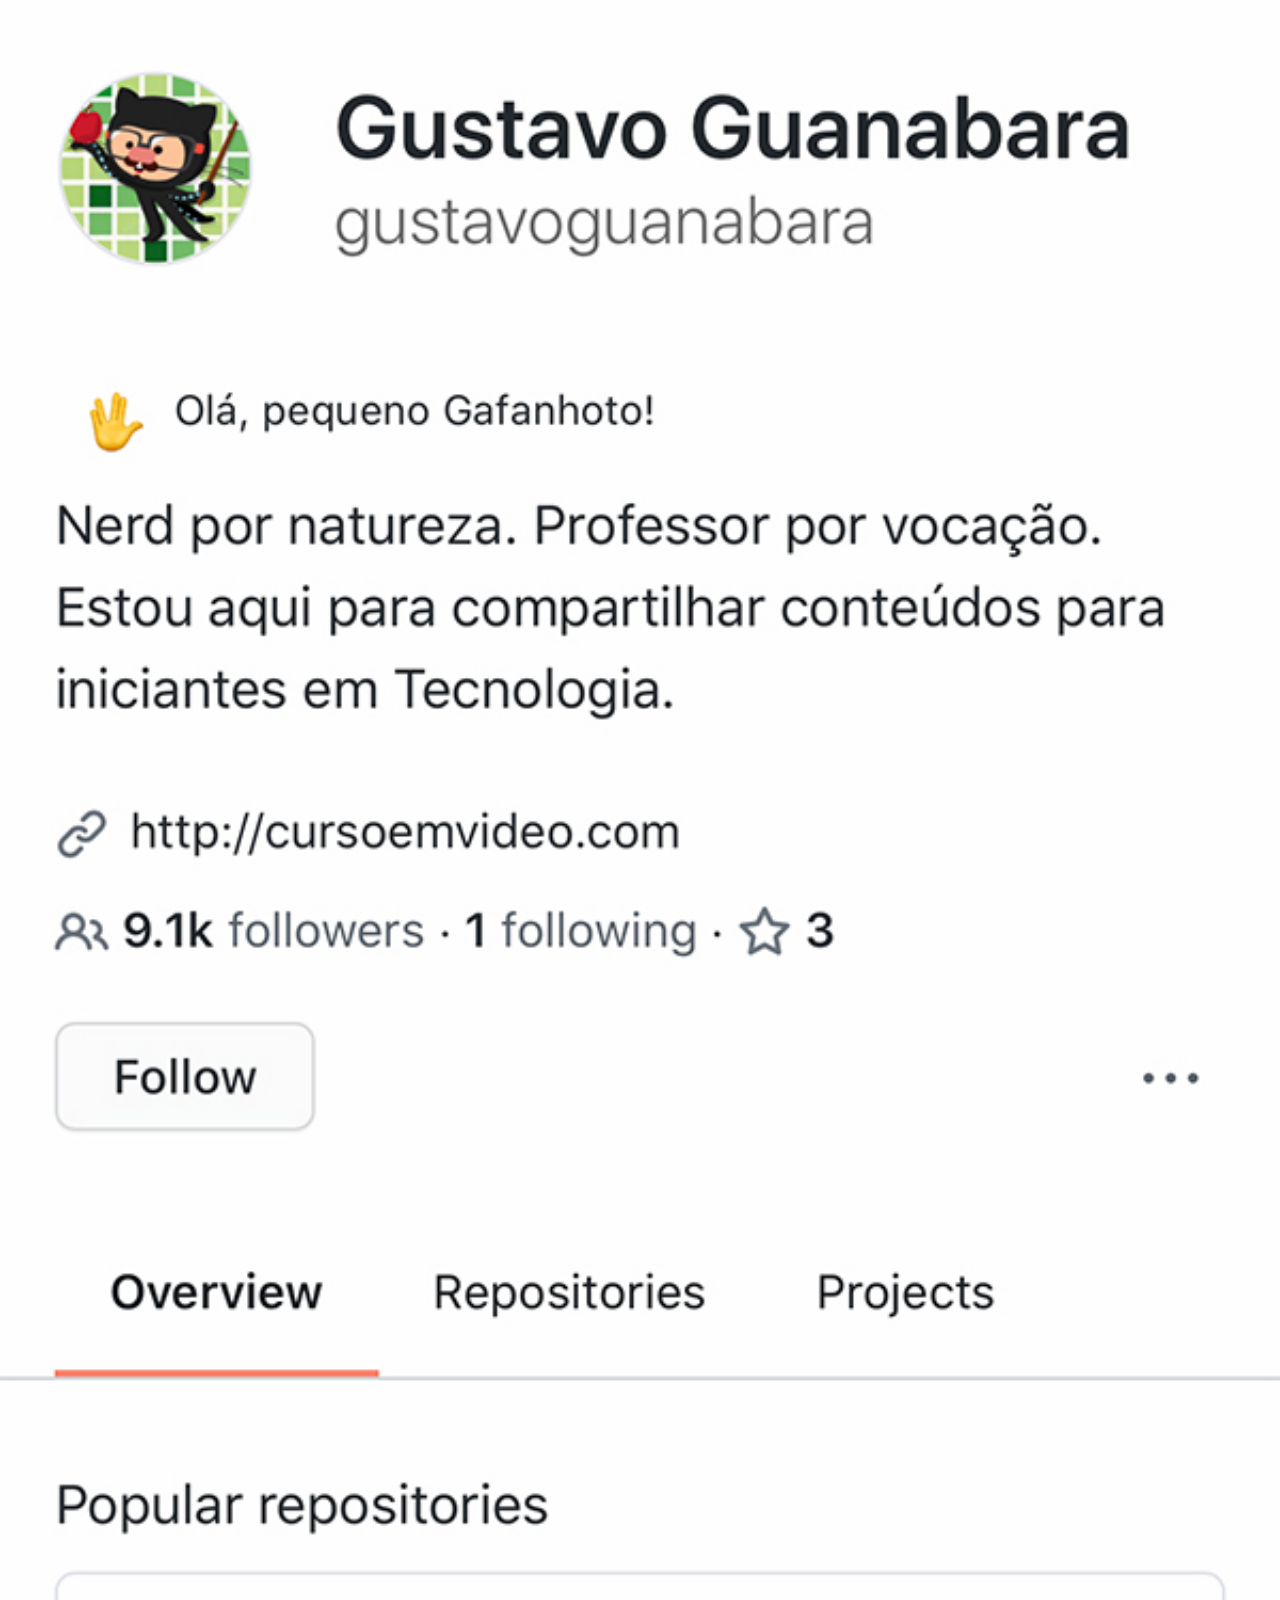
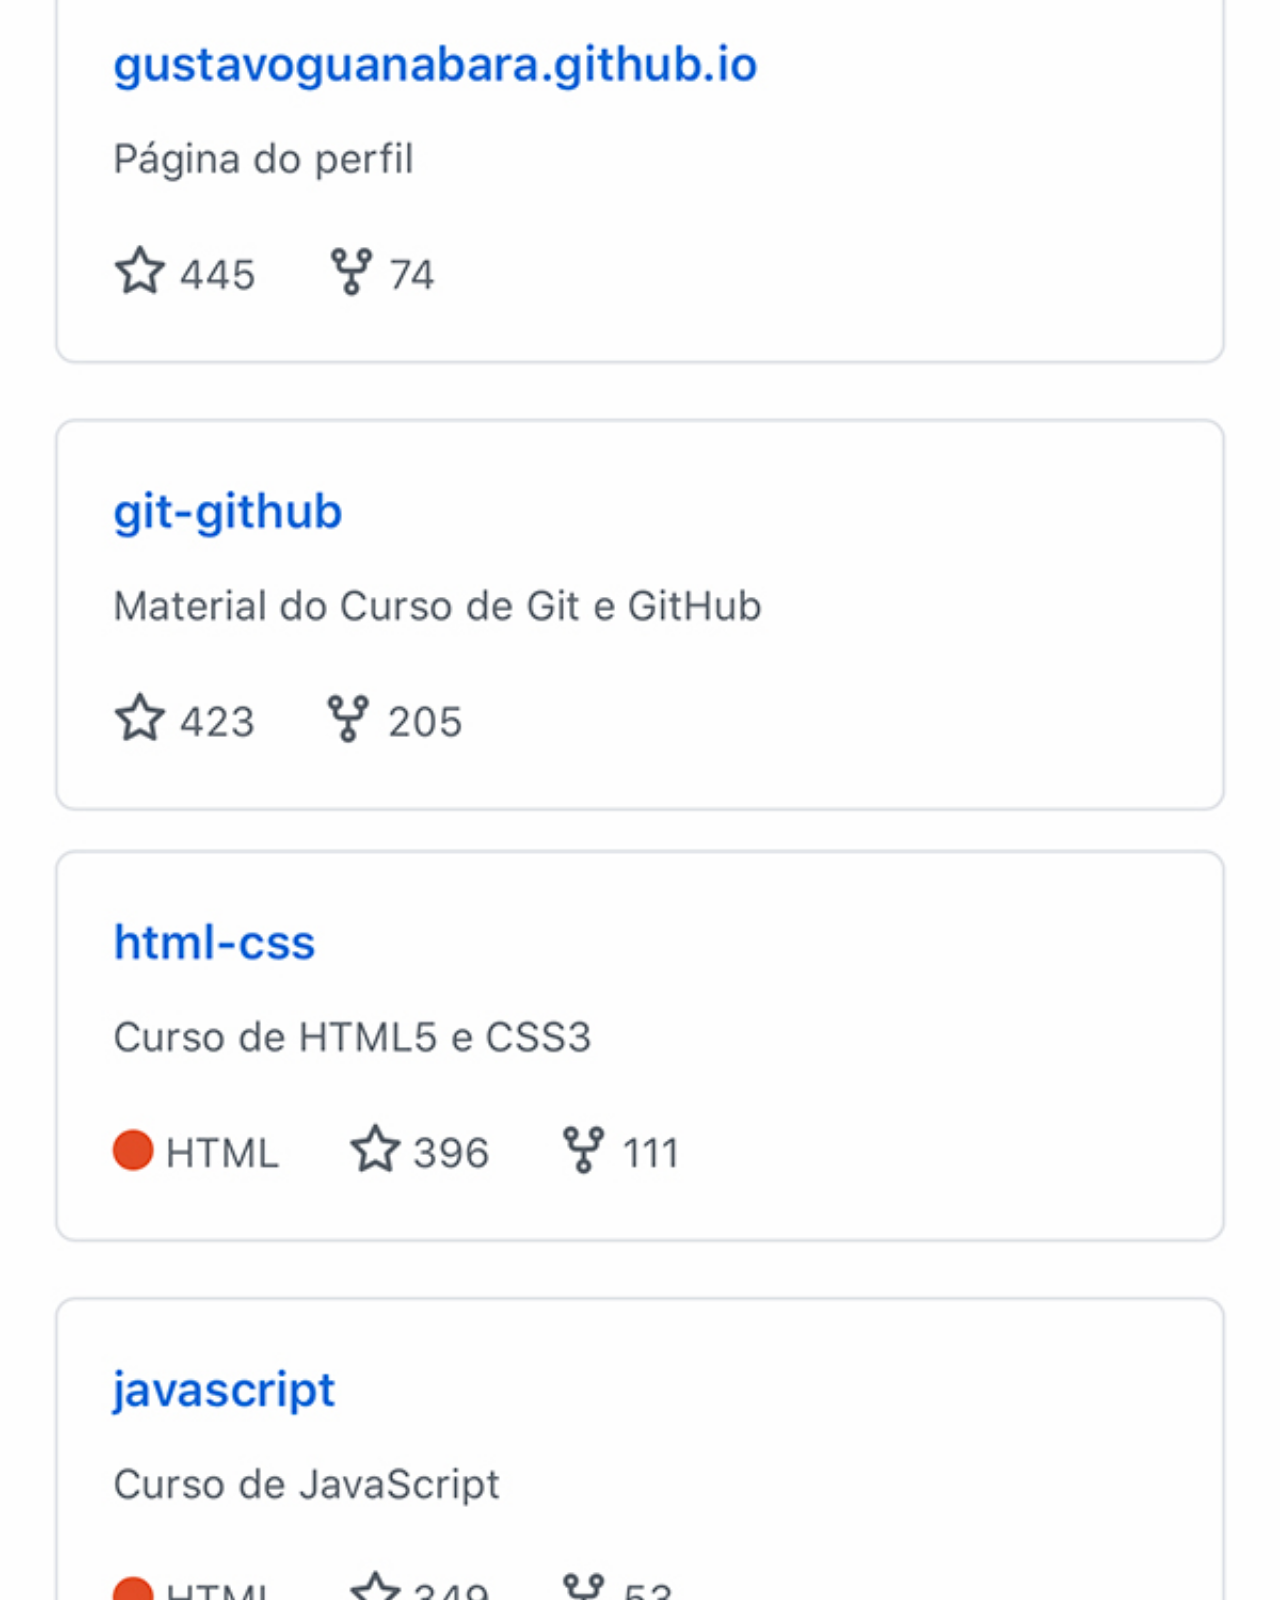
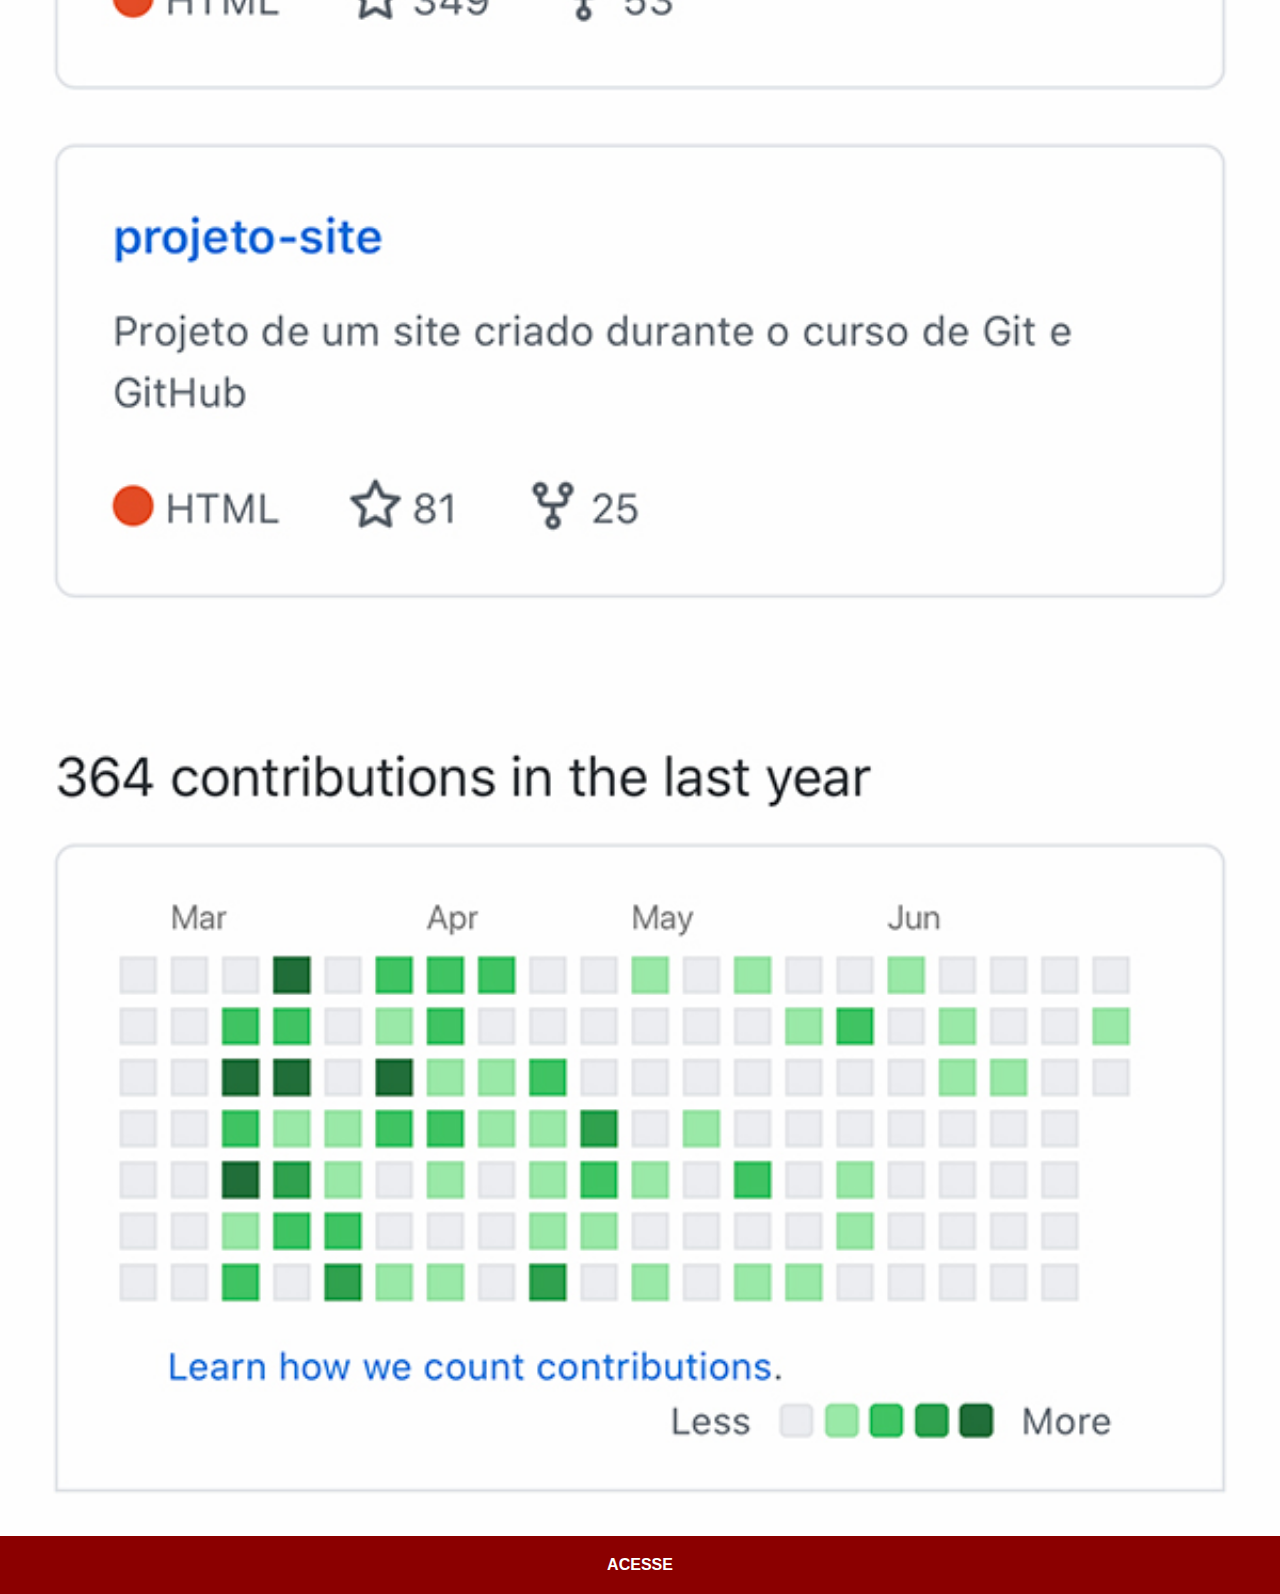
<file: projeto_social/github.html>
<!DOCTYPE html>
<html lang="pt-br">
<head>
    <meta charset="UTF-8">
    <meta http-equiv="X-UA-Compatible" content="IE=edge">
    <meta name="viewport" content="width=device-width, initial-scale=1.0">
    <title>Github</title>
    <link rel="stylesheet" href="estilos/social.css">
</head>
<body>
    <img src="imagens/tela-github.jpg" alt="GitHub">
    <a href="https://github.com/gustavoguanabara" target="_blank">ACESSE</a>
</body>
</html>
</file>
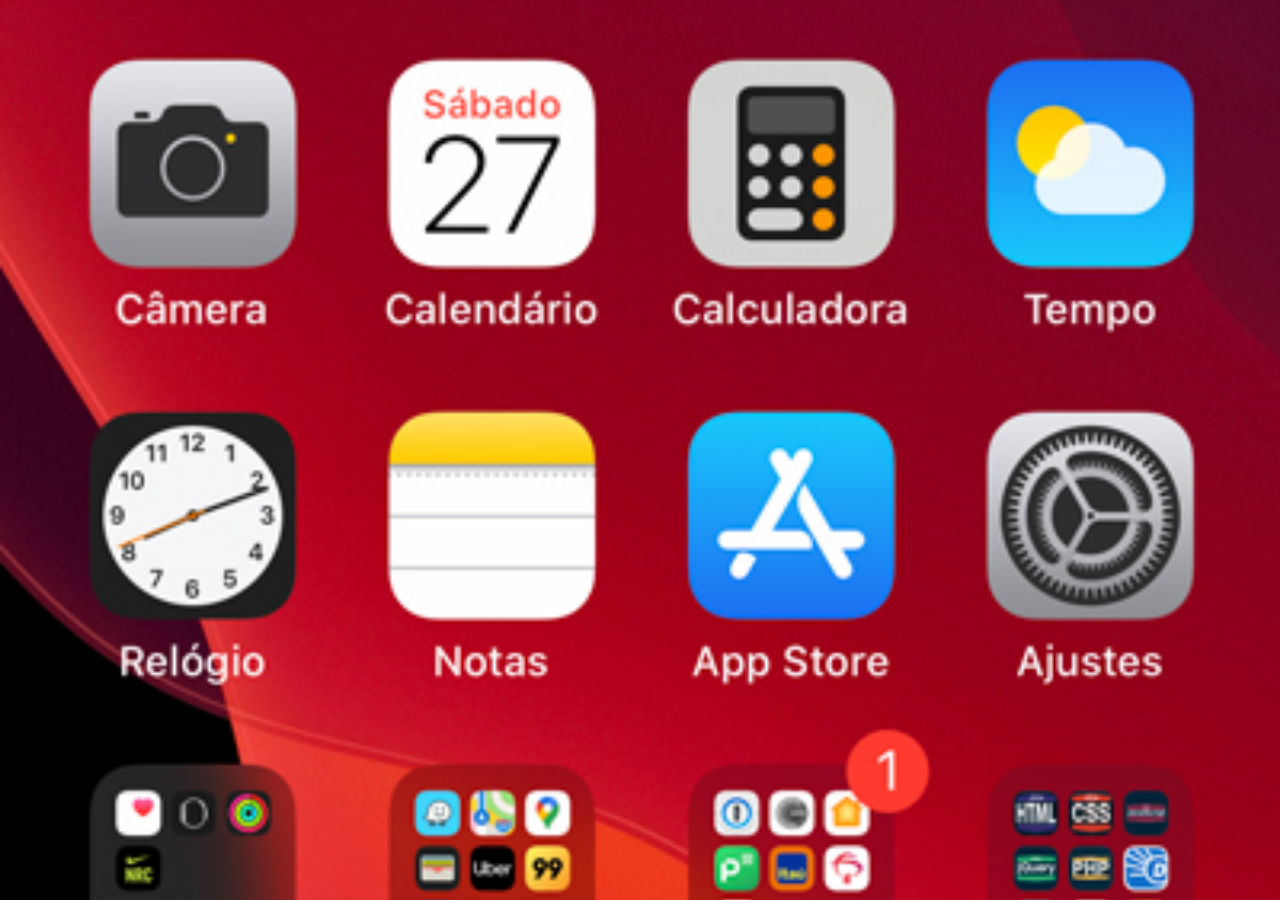
<file: projeto_social/home.html>
<!DOCTYPE html>
<html lang="pt-br">
<head>
    <meta charset="UTF-8">
    <meta http-equiv="X-UA-Compatible" content="IE=edge">
    <meta name="viewport" content="width=device-width, initial-scale=1.0">
    <title>Home</title>
</head>
<style>
    *{
        margin: 0px;
        padding: 0px;
    }
    body{
        width: 100vw;
        height: 100vh;
        background: black url('imagens/tela-home.jpg') no-repeat top center;
        background-size: cover;
    }
</style>
<body>
    
</body>
</html>
</file>
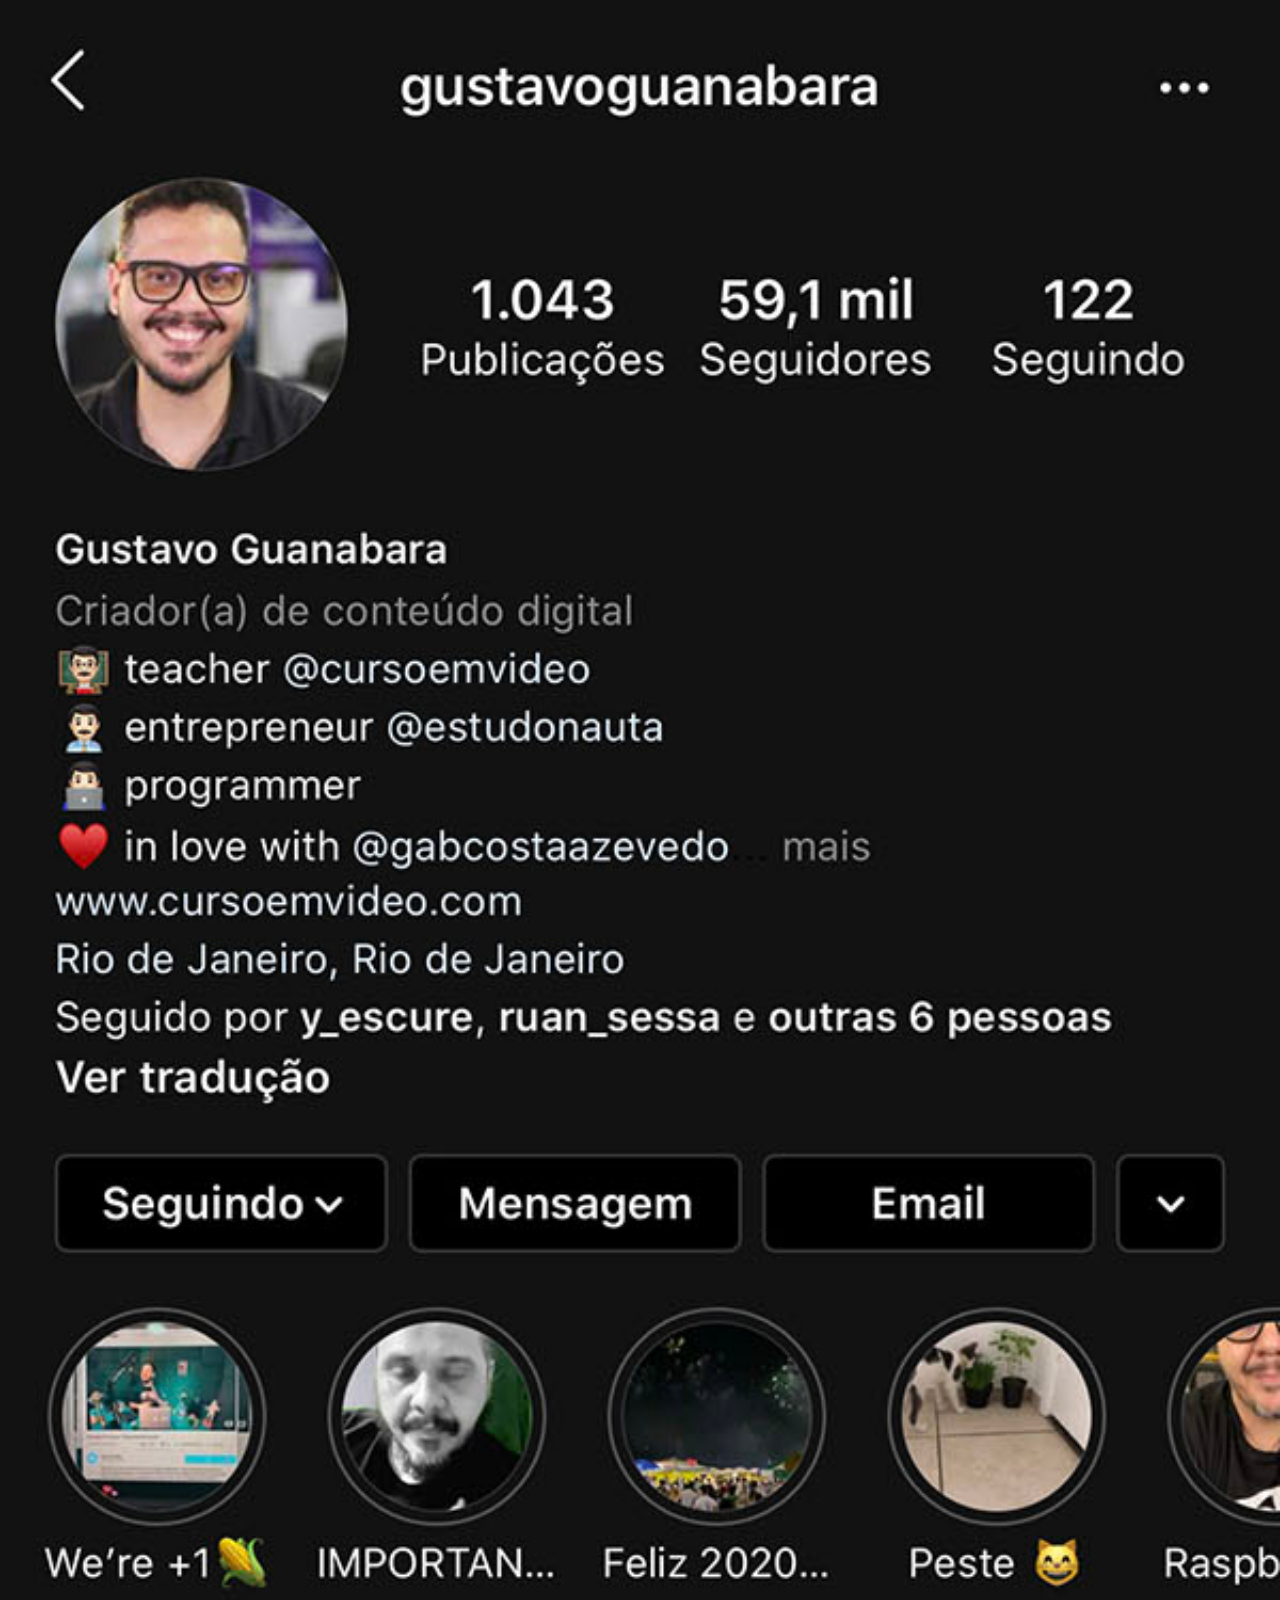
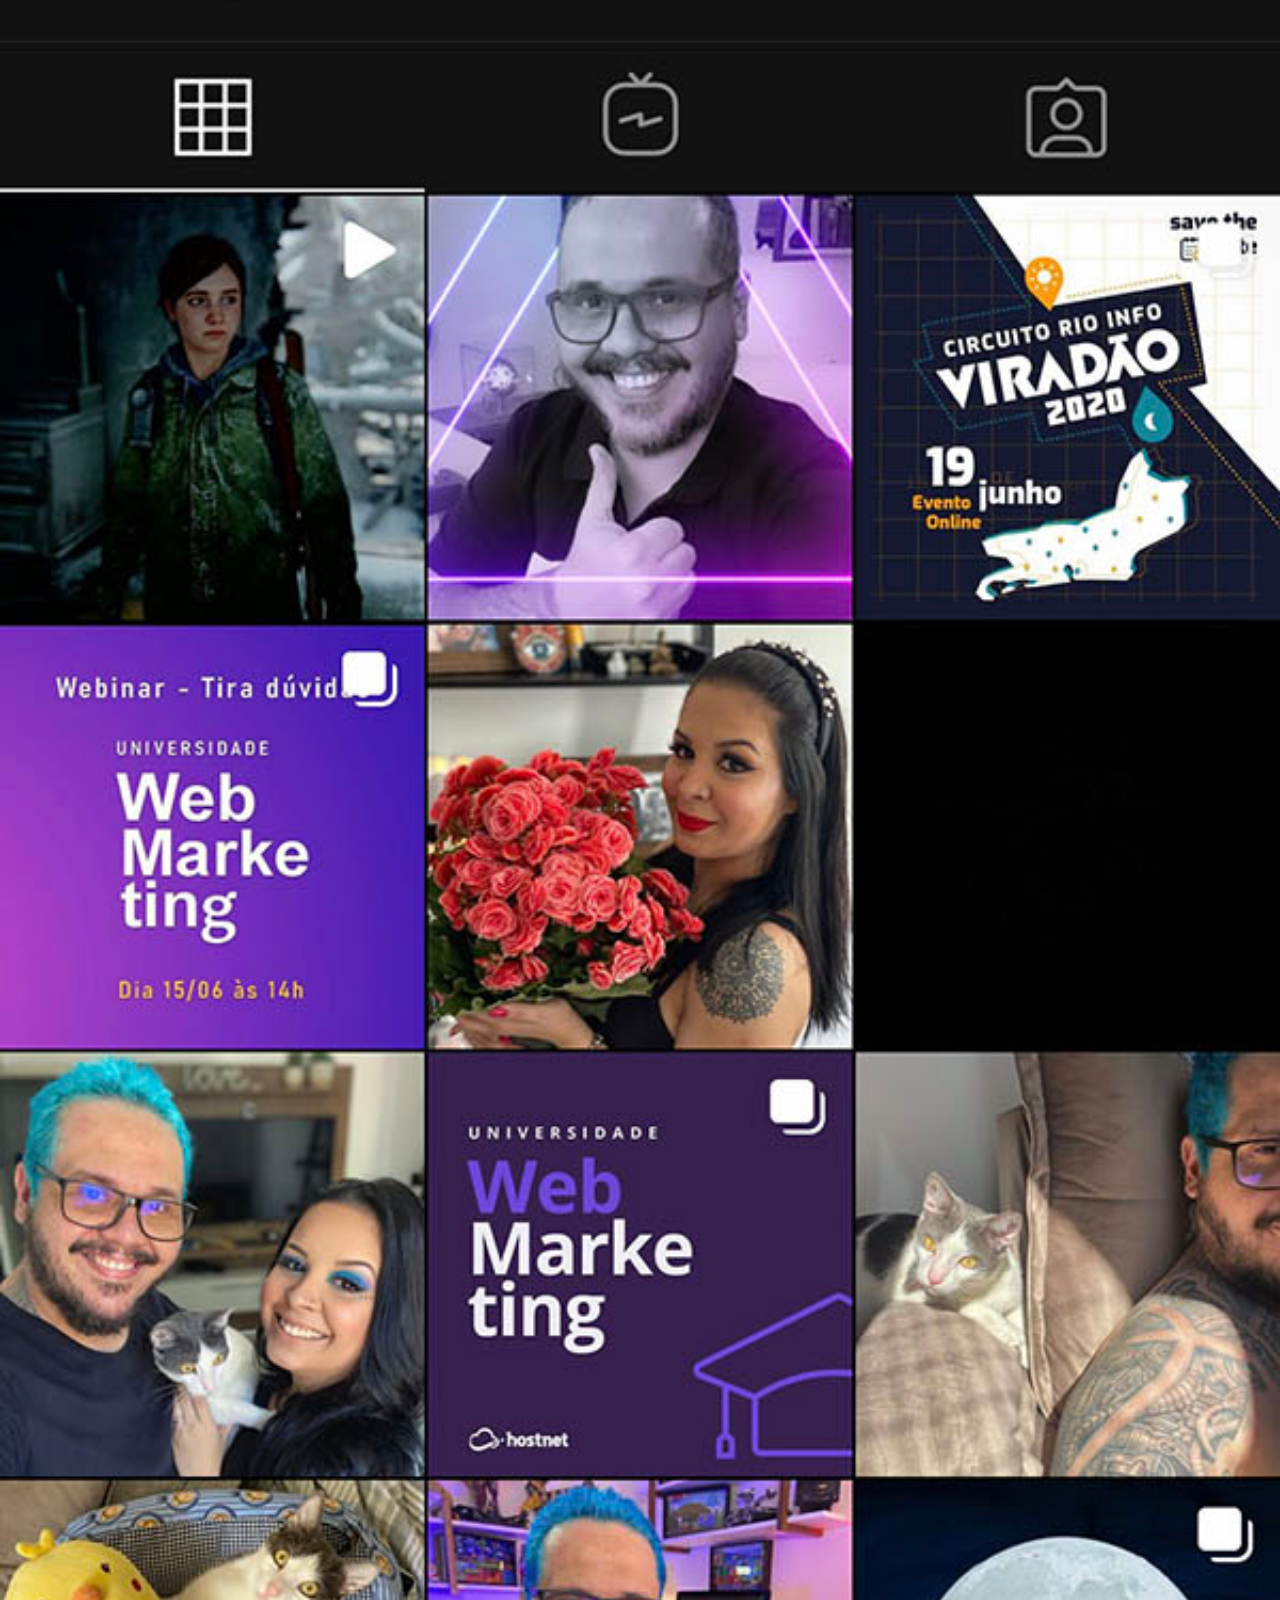
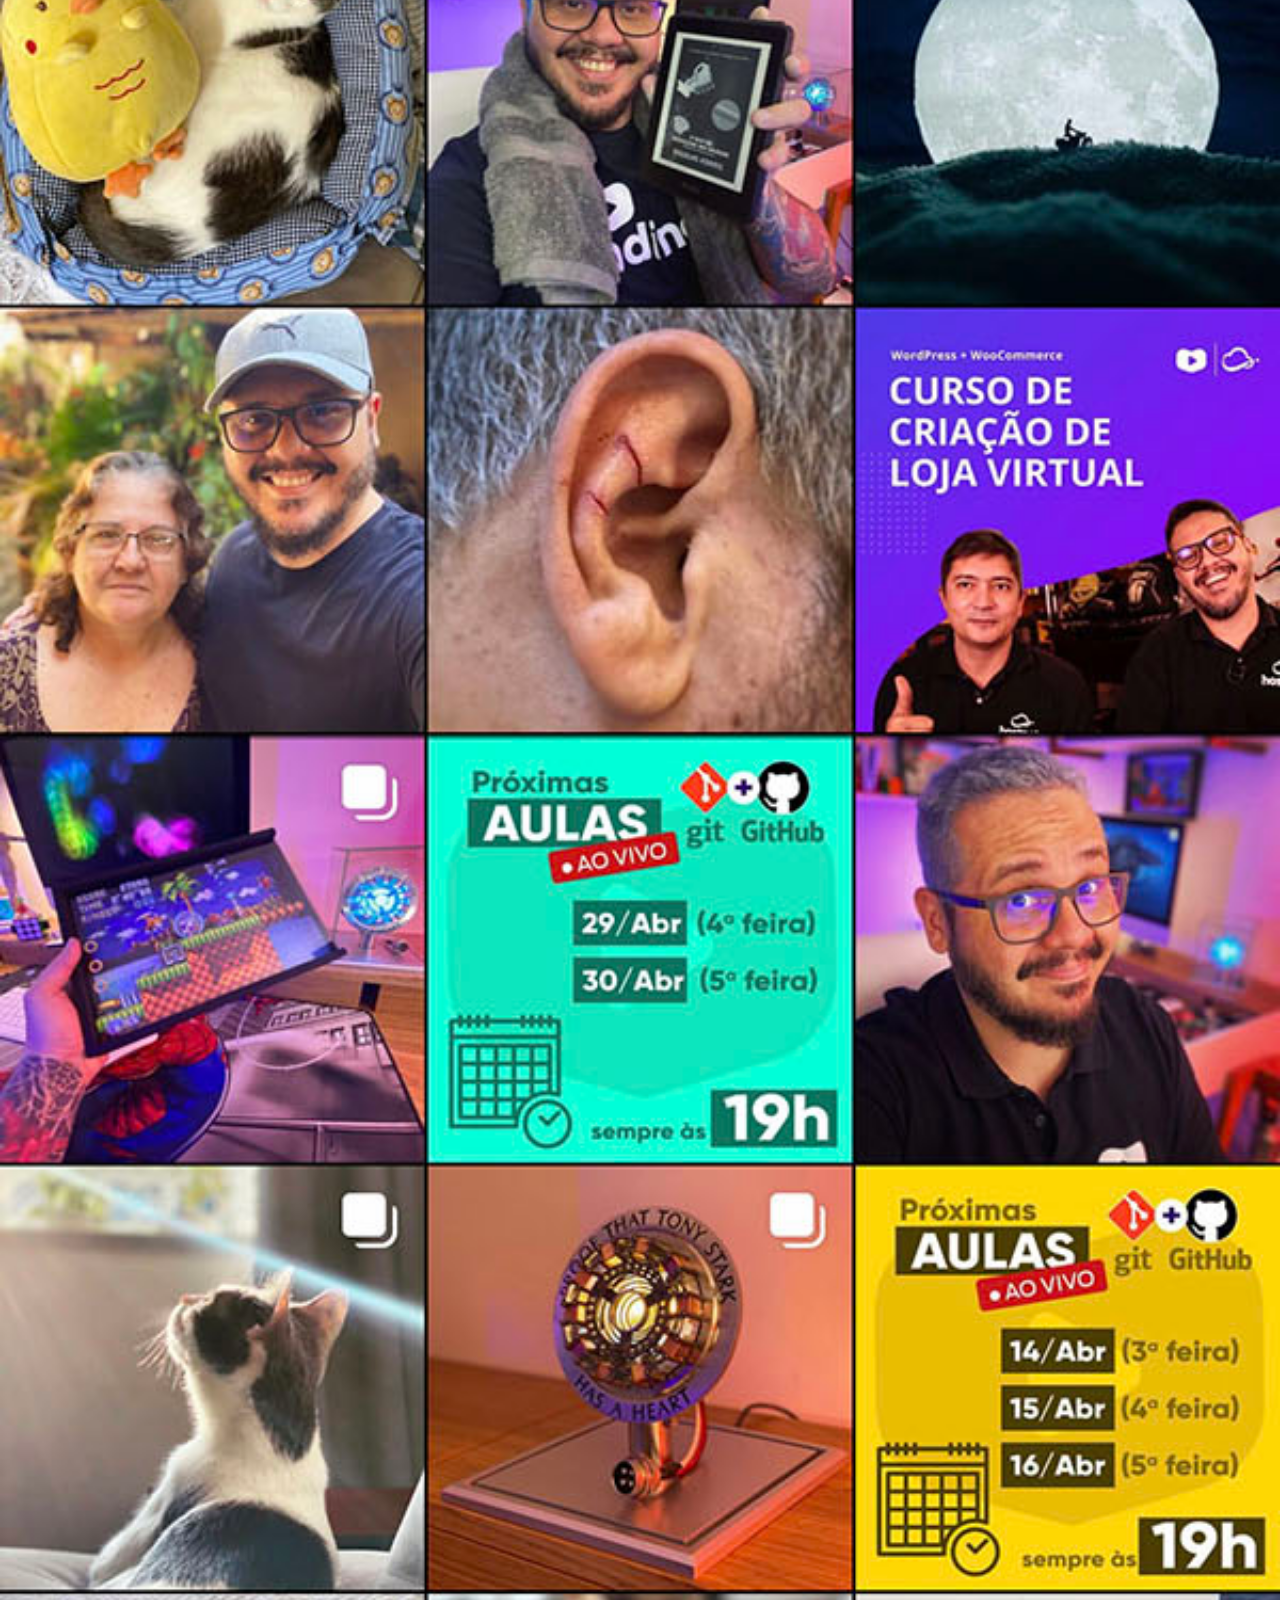
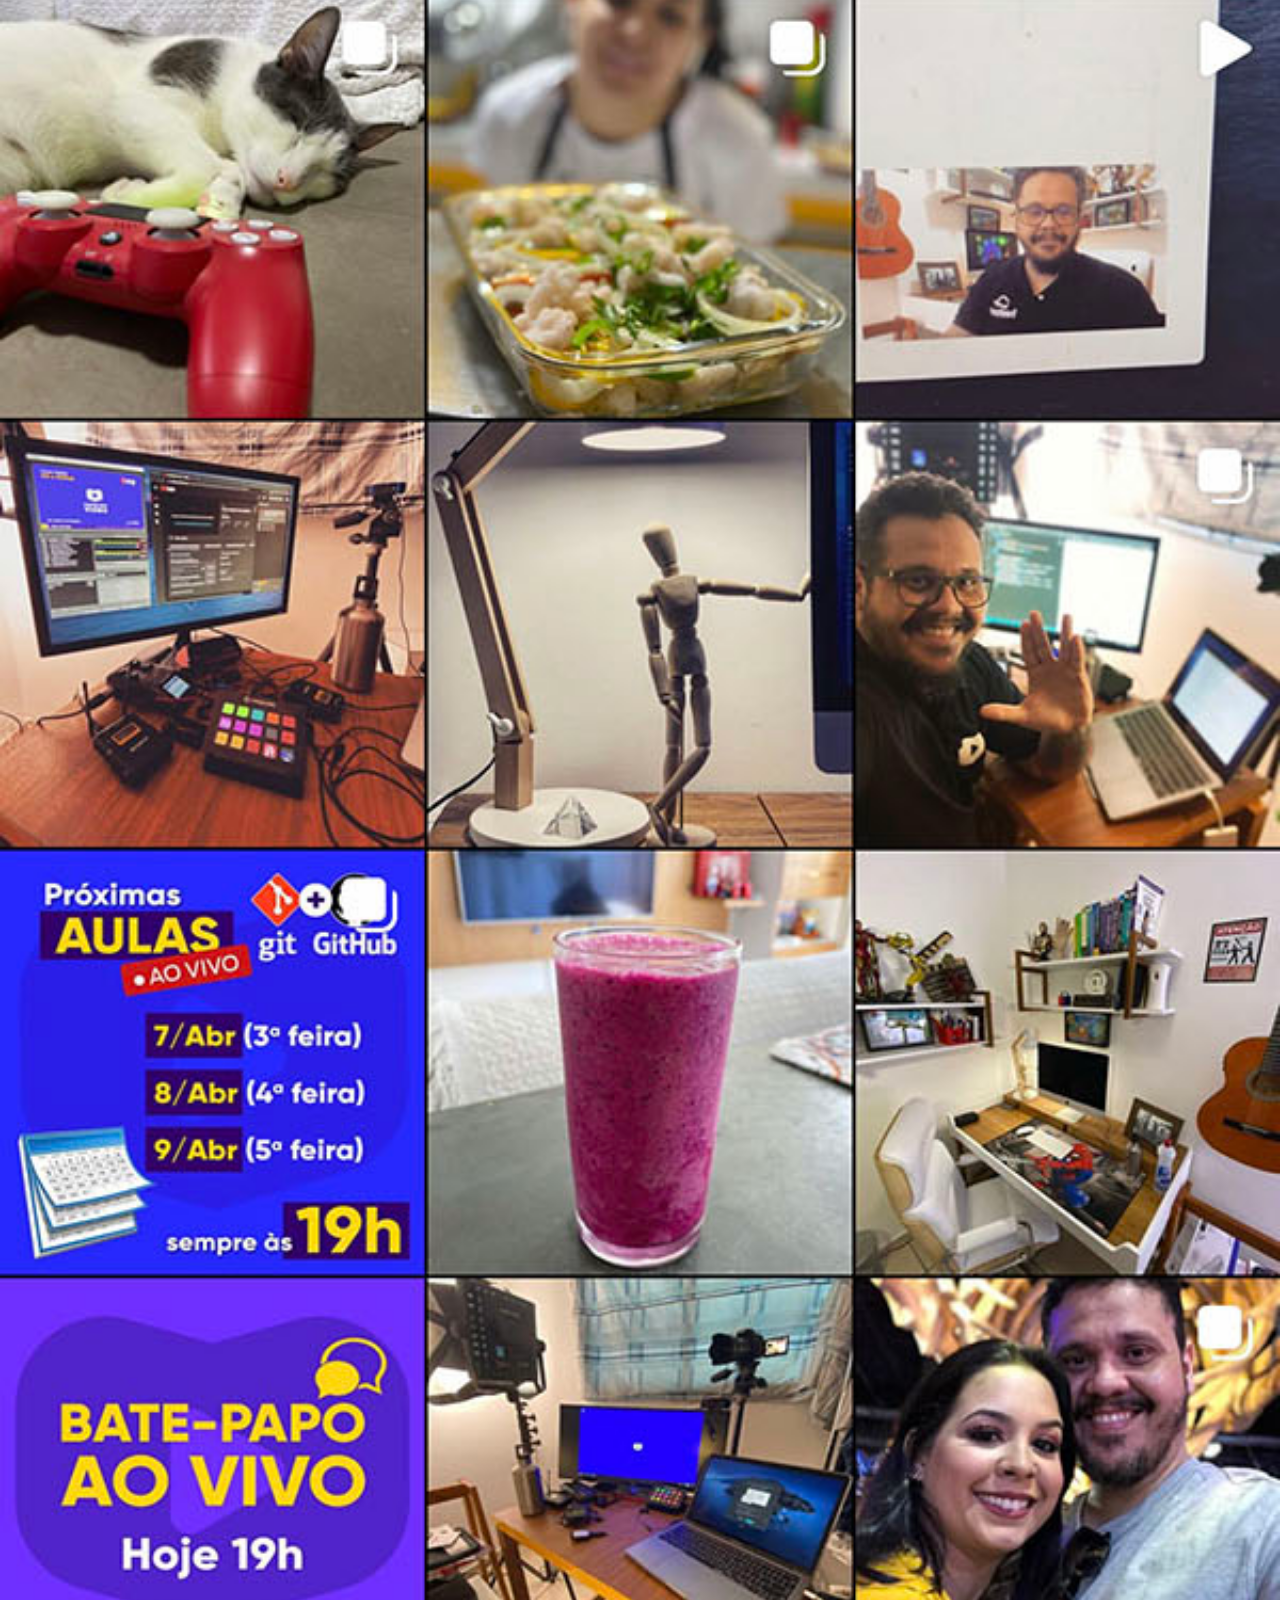
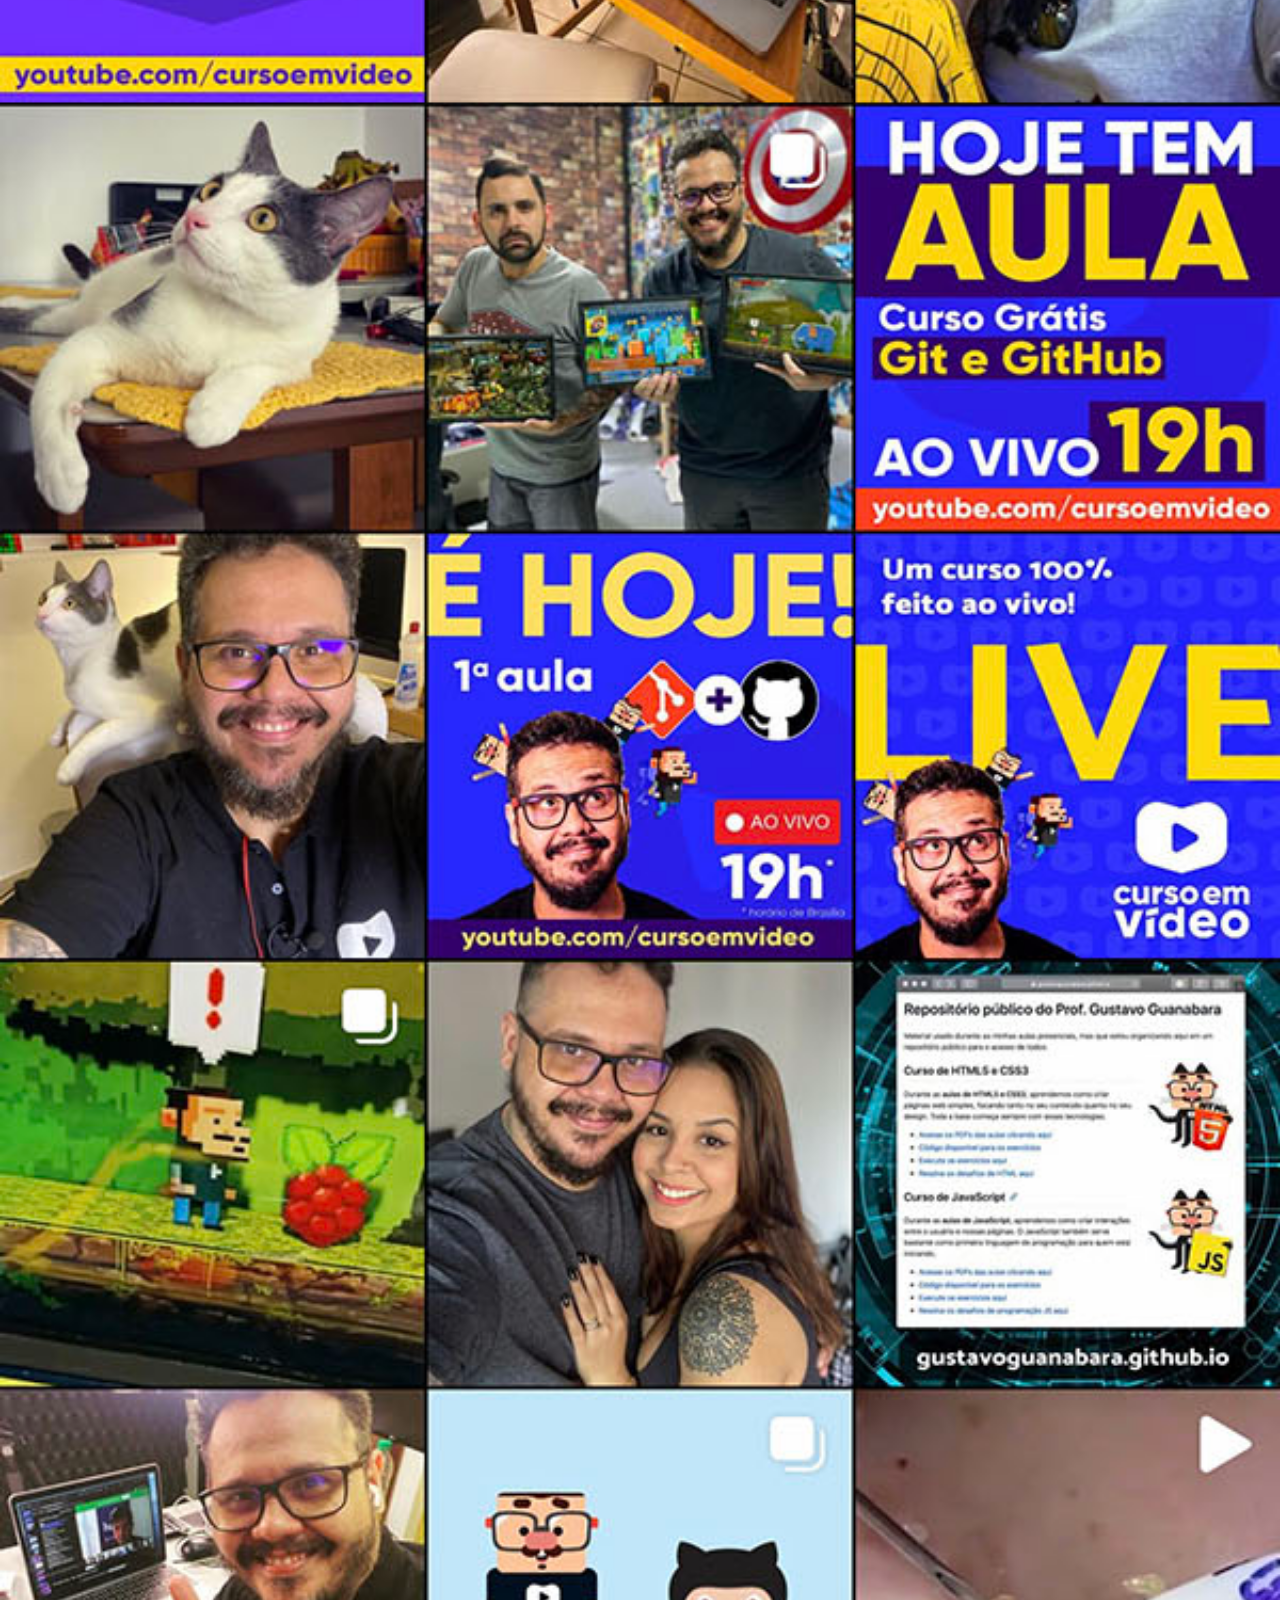
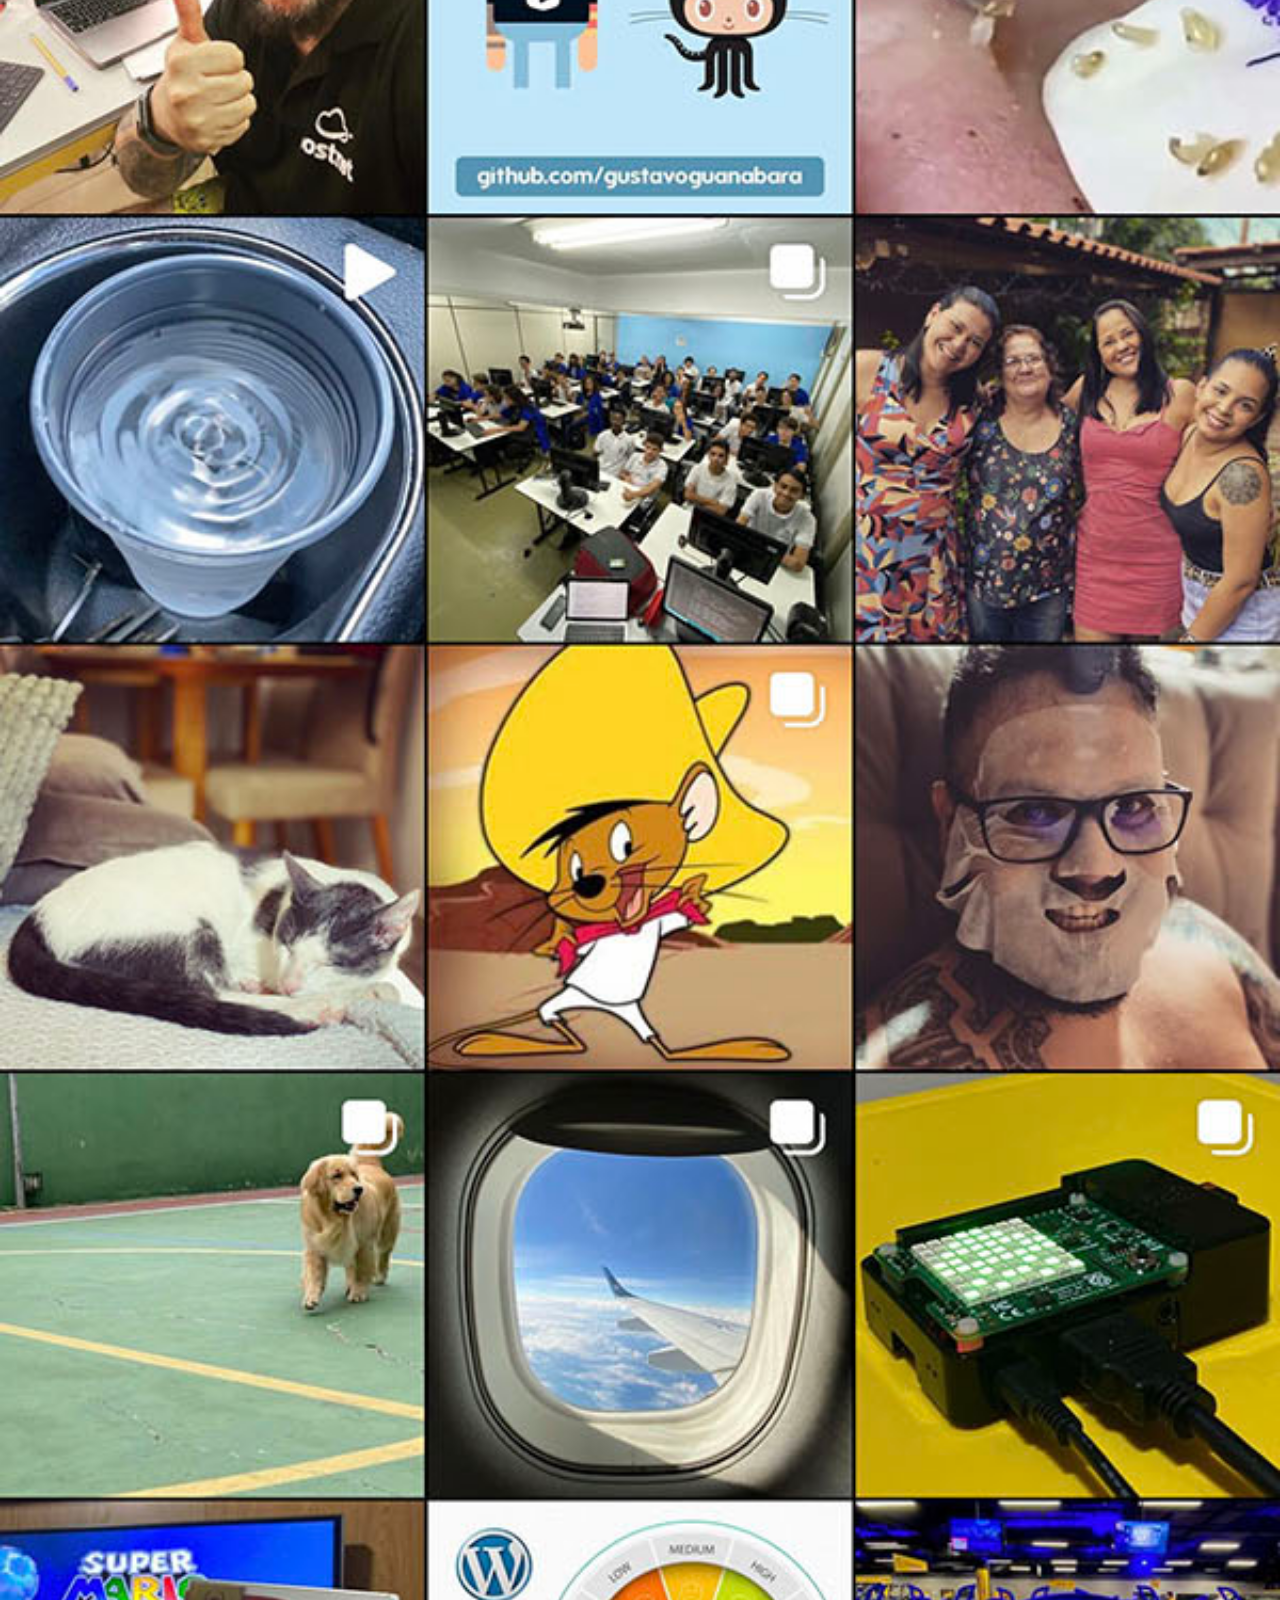
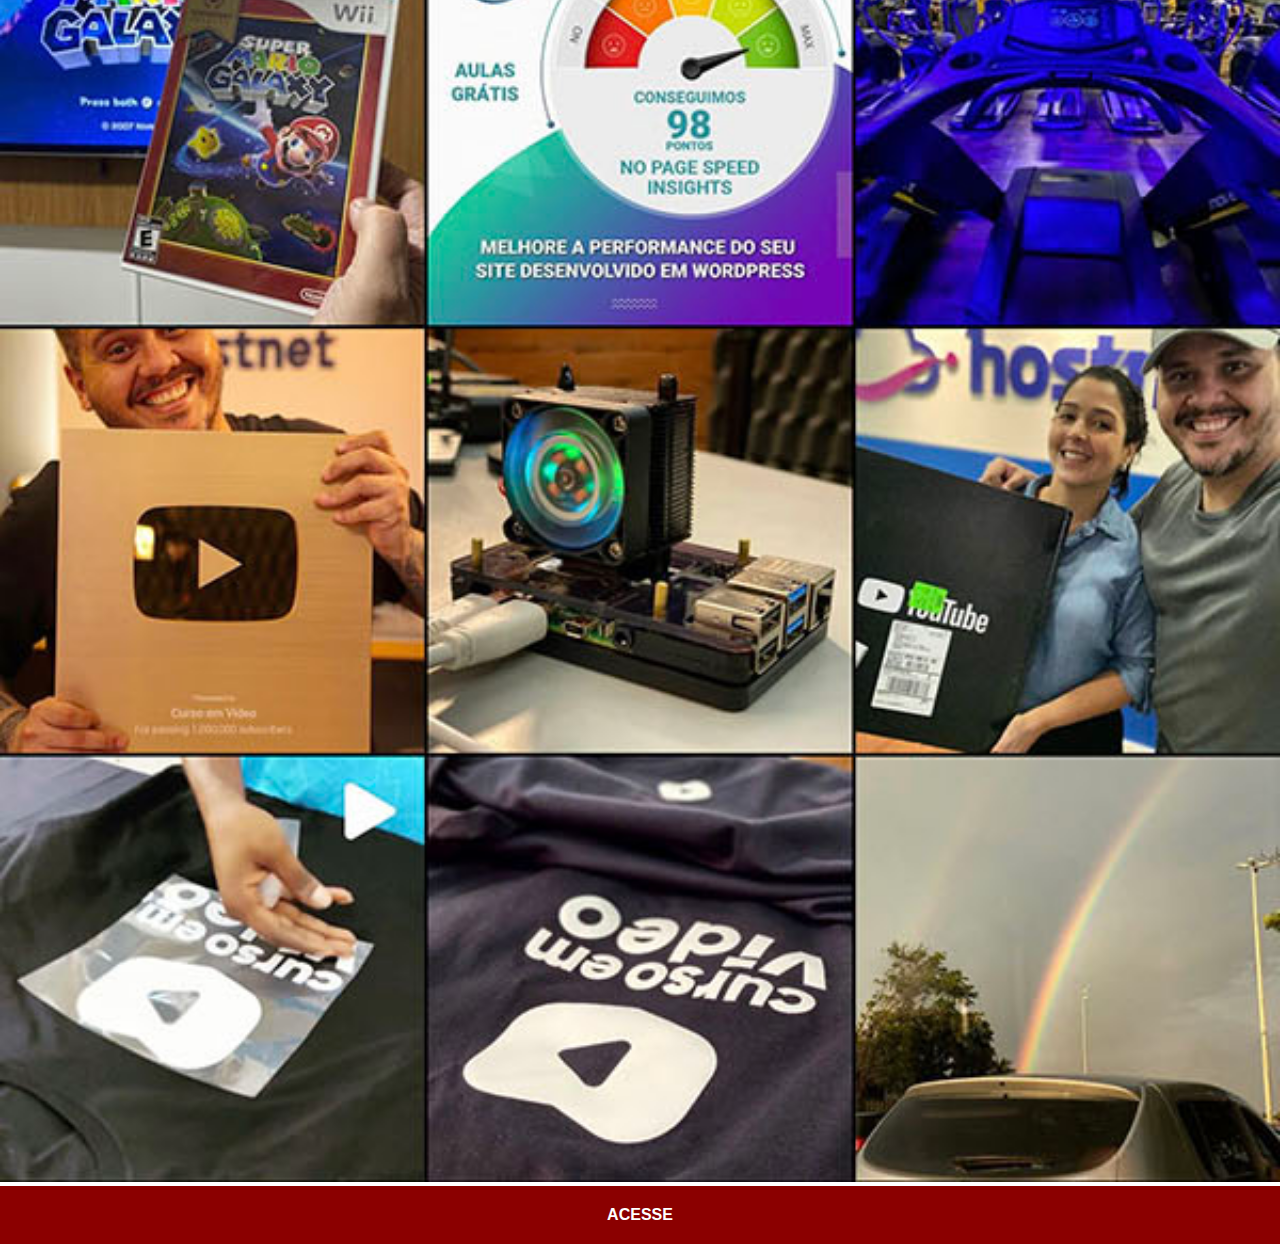
<file: projeto_social/instagram.html>
<!DOCTYPE html>
<html lang="pt-br">
<head>
    <meta charset="UTF-8">
    <meta http-equiv="X-UA-Compatible" content="IE=edge">
    <meta name="viewport" content="width=device-width, initial-scale=1.0">
    <title>Instagram</title>
    <link rel="stylesheet" href="estilos/social.css">
</head>
<body>
    <img src="imagens/tela-instagram.jpg" alt="Instagram">
    <a href="https://www.instagram.com/gustavoguanabara/" target="_blank">ACESSE</a>
    
</body>
</html>
</file>
<file: projeto_android/style.css>
@charset "UTF-8";

@import url('https://fonts.googleapis.com/css2?family=Bebas+Neue&display=swap');

@font-face {
    font-family: 'Android';
    src: url('./fontes/idroid.otf') format ('opentype');
    font-weight: normal;
}

/*
#c5ebd6
#83e1ad
#3ddc84
#2fa866
#1a5537
#063d1e
-> Variáveis se declara com dois hífens na frente;
-> :root é a área onde se define as variáveis.
*/

:root{
    --cor0: #c5ebd6;
    --cor1: #83e1ad;
    --cor2: #3ddc84;
    --cor3: #2fa866;
    --cor4: #1a5537;
    --cor5: #063d1e;

    --fonte-padrão: arial, helvetica, verdana, sans-serif;
    --fonte-destaque: 'Bebas Neue', cursive;
    --fonte-android: 'Android', cursive;
}

*{
    margin: 0px;
    padding: 0px;
}

body{
    background-color: var(--cor0);
    font-family: var(--fonte-padrão);
}
a.externo::after{
    content: '\00a0\1f517';
}

main  p{
    margin: 15px 0px;
    text-align: justify;
}
header{
    background-color: var(--cor4);
    min-height: 150px;
    text-align: center;
    padding-top: 20px;
    background-image: linear-gradient(to bottom, var(--cor3), var(--cor5));
}
header > h1{
    font-weight: normal;
    color: white;
    font-family: var(--fonte-destaque);
    margin-bottom: 30px;
    text-shadow: 2px 2px 0px black;
}
header > p{
    font-family: var(--fonte-padrão);
    color: white;
    font-size: 1.2em;
    max-width: 600px;
    padding-right: 10px;
    padding-left: 10px;
    margin: auto;
    margin-bottom: 20px;
    text-shadow: 2px 2px 0px black;
}
nav{
    background-color: var(--cor5);
    padding: 10px;
    box-shadow: 0px 7px 7px rgba(0, 0, 0, 192);
    }

    nav > a{
        color: var(--cor1);
        padding: 10px;
        text-decoration: none;
        font-weight: bold;
        border-radius: 5px;
    }

    nav > a:hover{
        background-color: var(--cor3);
        color: var(--cor5);
        transition-duration: 0.5s;
    }

main {
    min-width: 300px;
    max-width: 1000px;
    margin: auto;
    margin-bottom: 30px;
    padding: 20px;
    background-color: white;
    box-shadow: 0px 0px 10px rgba(0, 0, 0, 418);
    border-bottom-left-radius: 10px;
    border-bottom-right-radius: 10px;
}
main h1 {
    color: var(--cor5);
    font-family: var(--fonte-destaque);
    font-weight: normal;
    font-size: 1.8;
}
main h2{
    font-family: var(--fonte-destaque);
    color: var(--cor4);
    font-size: 1.3em;
    font-weight: normal;
    background-image: linear-gradient(to right, var(--cor1), transparent);
    text-indent: 8px;
}

main  p{
    margin: 15px 0px;
    text-align: justify;
    text-indent: 30px;
    font-size: 1em;
    line-height: 2em;
}

main strong{
    color: var(--cor4);
    font-weight: bold;
    padding: 2px 6px;
}

main a{
    text-decoration: none;
    font-weight: bold;
    color: var(--cor5);
    background-color: var(--cor1);
    padding: 2px 6px;
}

main a:hover{
    text-decoration: underline;
    color: var(--cor4);
}

main img{
    width: 100%;
}
main img.pequena{
    max-width: 350px;
    margin: auto;
    display: block;
}
div.video{
    background-color: var(--cor5);
    margin: 0px -20px 30px -20px;
    padding: 20px;
    position: relative;
    padding-bottom: 58%;
}
div.video > iframe{
    position: absolute;
    top: 5%;
    left: 5%;
    width: 90%;
    height: 90%;
}
aside{
    background-color: var(--cor1);
    padding: 10px;
    border-radius: 10px;
    box-shadow: 3px 3px 8px rgba(0, 0, 0, 201);
}
aside > ul{
    list-style-type: '\2714\00a0\00a0';
    list-style-position: inside;
    columns: 2;
}
aside > h3{
    background-color: var(--cor4);
    color: white;
    padding: 5px;
    margin: -10px -10px 0px -10px;
    border-radius: 10px 10px 0px 0px;
}
footer {
    background-color: var(--cor5);
    color: white;
    text-align: center;
    font-size: 0.8em;
    padding: 5px;
}

footer a:hover{
    text-decoration: underline;
    color: var(--cor1);
}
</file>
<file: projeto_cordel/estilo/style.css>
@charset "UTF-8";

@import url('https://fonts.googleapis.com/css2?family=Passion+One:wght@400;700;900&display=swap');

@import url('https://fonts.googleapis.com/css2?family=Sriracha&display=swap');

:root{
    --fonte1: Verdana, Geneva, Tahoma, sans-serif;
    --fonte2: 'Passion One', cursive;
    --fonte3: 'Sriracha', cursive;
}
*{
    margin: 0px;
    padding: 0px;
    font-size: 1em;
}
html, body{
    min-height: 100vh;
    background-color: darkgray;
    font-family: var(--fonte1);
}
header{
    background-color: black;
    color: white;
    text-align: center;
    font-family: var(--fonte2);
}
header > h1 {
    padding-top: 50px;
    font-variant: small-caps; /* Para deixar as letras maiúsculas*/
    font-size: 8vw;
}
header > p {
    padding-bottom: 50px;
}
header a, footer a {
    color: white;
    text-decoration: none;
    font-weight: bolder;
}
header a:hover, footer a:hover{
    text-decoration: underline;
}
section {
    padding-top: 10vh;
    padding-bottom: 10vh;
    line-height: 2em;
    padding-left: 30px;
    font-family: var(--fonte3);
    font-size: 2.5vw;
}
section > p {
    padding-bottom: 2em;
}
section.normal {
    background-color: white;
    color: black;
}
section.imagem {
    background-color: rgb(51, 51, 51);
    color: white;
    box-shadow: inset 6px 6px 13px 0px rgba(0, 0, 0, 0.488);
    background-size: cover;
    background-attachment: fixed;
}
section.imagem > p {
    display: inline-block;
    padding: 5px;
    background-color: rgba(0, 0, 0, 0.514);
    text-shadow: 1px 1px 0px black;
}
section#img01{
    background-image: url(../imagens/background001.jpg);
    background-position: right center;
}
section#img02{
    background-image: url(../imagens/background002.jpg);
    background-position: right center;
}
footer {
    background-color: black;
    color: white;
    text-align: center;
    padding: 10px;
}
</file>
<file: projeto_login/estilos/style.css>
@charset "UTF-8";

/*
    Paleta de cores
    Verde: #49a09d
    Lilás: #5f2c82
*/

* {
    font-family: system-ui, -apple-system, BlinkMacSystemFont, 'Segoe UI', Roboto, Oxygen, Ubuntu, Cantarell, 'Open Sans', 'Helvetica Neue', sans-serif;
    padding: 0px;
    margin: 0px;
    box-sizing: border-box;
}

body, html {
    background-color: #5f2c82;
    height: 100vh;
    width: 100vw;
}

main {
    position: relative;
    height: 100vh;
    width: 100vw;
}

section#login {
    position: absolute;
    top: 50%;
    left: 50%;
    overflow: hidden;

    background-color: white;
    width: 250px;
    height: 515px;
    border-radius: 20px;
    box-shadow: 0px 0px 10px hsla(0, 0%, 0%, 0.450);

    transform: translate(-50%, -50%);
    transition: width 0.3s, height 0.3s;
    transition-timing-function: ease;
}

section#login > div#imagem {
    display: block;
    background: #5f2c82 url(../imagens/vaso.jpg) no-repeat;
    background-size: cover;
    background-position: left bottom;
    height: 200px;
}

section#login > div#formulario {
    display: block;
    padding: 10px;
}

div#formulario > h1 {
    text-align: center;
    margin-bottom: 10px;
}

div#formulario > p {
    font-size: 0.8em;
}

div.campo > label {
    display: none;
}

div.campo > i {
    color: white;
    /*background-color: black;*/
    font-size: 2em;
    width: 40px;
    padding: 5px;
}

div.campo > input {
    background-color: #94cfcd;
    font-size: 1em;
    width: calc(100% - 44px);
    height: 100%;
    border: 0px;
    border-radius: 8px;
    padding: 4px;
    transform: translateX(42px) translateY(-42px);
}

div.campo > input:focus-within {
    background-color: white;
    border: none;
}

form > div.campo {
    display: block;
    background-color: #5f2c82;
    border: 2px solid #5f2c82;
    width: 100%;
    height: 40px;
    border-radius: 8px;
    margin: 5px 0px;
    padding: 4px;
}

form > input[type=submit] {
    display: block;
    font-size: 1em;
    width: 100%;
    height: 40px;
    background-color: #49a09d;
    color: white;
    border: none;
    border-radius: 5px;
    cursor: pointer;
}

form > input[type=submit]:hover {
    background-color: #2d6462;
}

form > a.botao {
    display: block;
    text-align: center;
    font-size: 1em;
    width: 100%;
    height: 40px;
    padding-top: 5px;
    margin-top: 5px;
    background-color: white;
    border: 1px solid #49a09d;
    border-radius: 7px;
    text-decoration: none;
}

form > a.botao:hover {
    background-color: #6cd3cf;
}

form > a.botao > i {
    font-size: 0.8em;
}
</file>
<file: projeto_login/estilos/media-query.css>
@charset "UTF-8";

/* Typical Device Breakpoints
-------------------------------
Pequenas telas: até 600px
Celular: de 600px até 768px
Tablet: 768px até 992px
Desktop: 992px até 1200px
Grandes telas: acima de 1200px
*/

@media screen and (min-width: 768px) and (max-width: 992px) { /*Configuração para Tablet*/
    body {
        background-image: linear-gradient(to top, #49a09d, #5f2c82);
    }
    section#login{
        width: 80vw;
        height: 280px;
    }
    section#login > div#imagem{
        float: left;
        width: 30%;
        height: 100%;
    }
    section#login > div#formulario{
        float: right;
        width: 70%;
    }
}

@media screen and (min-width: 992px) { /*Configurações para Desktop*/
    body {
        background-image: linear-gradient(to top, #49a09d, #5f2c82);
    }
    section#login {
        width: 950px;
        height: 350px;
    }
    section#login > div#imagem {
        float: right;
        width: 50%;
        height: 100%;
    }
    section#login > div#formulario {
        float: left;
        width: 50%;
    }

    div#formulario > h1 {
        font-size: 2em;
    }
    div#formulario > p {
        font-size: 1em;
        margin: 20px 0px;
    }
}
</file>
<file: projeto_social/estilos/style.css>
@charset "UTF-8";

*{
    margin: 0px;
    padding: 0px;
    font-family: Arial, Helvetica, sans-serif;
}
html, body{
    height: 100vh;
    width: 100vw;
    background-color: black;
}
body{
    background: url('../imagens/fundo-madeira.jpg') no-repeat top center;
    background-size: cover;
    background-attachment: fixed;
}
main{
    position: relative;
    height: 100vh;
}
section#telefone{
    position: absolute;
    top: 50%;
    left: 50%;
    transform: translate(-50%, -50%);

    height: 627px;
    width: 311px;
    background: url('../imagens/frame-iphone.png') no-repeat;
}
iframe#tela{
    position: relative;
    top: 80px;
    left: 22px;
    width: 267px;
    height: 471px;
}
section#redes-sociais{
    text-align: right;
}
section#redes-sociais img {
    width: 50px;
    margin: 10px;
    border-radius: 50%;
    box-shadow: 2px 2px 5px black;
    box-sizing: border-box;
}
section#redes-sociais img:hover {
    border: 2px solid rgba(255, 255, 255, 0.659);
    transform: translate(-3px -3px);
}
</file>
<file: projeto_glass/_css/estilo.css>
@charset "UTF-8";
@import url('https://fonts.googleapis.com/css2?family=Comfortaa:wght@300;500&family=Titillium+Web&display=swap');
@font-face {
    font-family: 'FonteLogo';
    src: url('../_fonts/bubblegum-sans-regular.otf');
}
body {
        font-family: Arial, Helvetica, sans-serif;
        background-color: #dddddd;
        color: rgba(0, 0, 0, 1);
}
div#interface {
    width: 900px;
    background-color: white;
    margin: -20px auto 0px auto;
    box-shadow: 0px 0px 10px rgba(0, 0, 0, .5);
    padding: 10px;
}
p {
        text-align: justify;
        text-indent: 50px;
}
a {
    color: #606060;
    text-decoration: none;
}
a:hover {
    text-decoration: underline;
}
header#cabecalho img#icone {
    position: absolute;
    left: 1000px;
    top: 45px;
}
header#cabecalho {
    border-bottom: 1px #606060 solid;
    height: 150px;
    background: url("../_imagens/glass-logo-peq.jpg") no-repeat 0px 95px;
}
header#cabecalho h1 {
    font-family: 'FonteLogo';
    font-size: 30pt;
    color: #606060;
    text-shadow: 1px 1px 1px rgba(0, 0, 0, .6);
    padding: 0px;
    margin-bottom: 0px;
}
header#cabecalho h2 {
    font-family: 'Titillium Web', sans-serif;
    color: #888888;
    font-size: 15pt;
    padding: 0px;
    margin-top: 0px;
}

/* Formatação de imagens com legendas */

figure.foto-legenda {
    position: relative;
    border: 8px solid white;
    box-shadow: 1px 1px 4px black;
}
figure.foto-legenda img {
    width: 100%;
    height: 100%;
}
figure.foto-legenda figcaption {
    opacity: 0;
    position: absolute;
    top: 0px;
    background-color: rgba(0, 0, 0, .4);
    color: white;
    width: 100%;
    height: 100%;
    padding: 10px;
    box-sizing: border-box;
    transition: opacity 1s;
}
figure.foto-legenda:hover figcaption {
    opacity: 1;
}

/* Formatação do Menu */

nav#menu {
    display: block;
}
nav#menu ul {
    list-style: none;
    text-transform: uppercase;
    position: absolute;
    top: -20px;
    left: 550px;
}
nav#menu li {
    display: inline-block;
    background-color: #dddddd;
    padding: 10px;
    margin: 2px;
    transition: background-color 1s;
}
nav#menu li:hover{
    background-color: #606060;
}
nav#menu h1 {
    display: none;
}
nav#menu a {
    color: black;
    text-decoration: none;
}
nav#menu a:hover {
    color: white;
    text-decoration: underline;
}
section#corpo {
    display: block;
    width: 500px;
    float: left;
    border-right: 1px solid #606060;
    padding-right: 15px;
}
article#noticia-principal h2 {
    font-size: 13pt;
    color: #606060;
    background-color: #dddddd;
    padding: 5px 0px 5px 10px;
    margin: 10px 0px 10px 0px;
}
header#cabecalho-artigo h1 {
    font-family: 'FontLogo', sans-serif;
    font-size: 20pt;
    color: #606060;
    margin-bottom: 0px;
    margin-top: 0px;
}
.direita {
    text-align: right;
}
header#cabecalho-artigo h2 {
    font-size: 13pt;
    color: #cecece;
    background-color: #ffffff;
}
header#cabecalho-artigo h3 {
    font-size: 12px;
    color: #606060;
}
table#tabelaspec {
    border: 1px solid #606060;
    border-spacing: 0px;
    margin-left: auto;
    margin-right: auto;
}
table#tabelaspec td {
    border: 1px solid #606060;
    padding: 10px;
    text-align: center;
    vertical-align: middle;
}
table#tabelaspec td.ce {
    color: white;
    background-color: #606060;
    vertical-align: top;
    font-weight: bold;
}
table#tabelaspec td.cd {
    background-color: #cecece;
}
table#tabelaspec caption {
    color: #888888;
    font-size: 13pt;
    font-weight: bolder;
}
table#tabelaspec caption span {
    display: block;
    float: right;
    color: black;
    font-size: 8pt;
    margin-top: 10px;
}
aside#lateral {
    display: block;
    width: 350px;
    float: right;
    background-color: #dddddd;
    padding: 10px;
    margin-top: 10px;
    box-shadow: 2px 2px 2px rgba(0, 0, 0, .5);
}
aside#lateral h1 {
    font-family: 'FonteLogo', sans-serif;
    font-size: 20pt;
    color: #606060;
    margin-top: 0px;
}
aside#lateral h2 {
    background-color: #606060;
    font-size: 13pt;
    color: white;
    padding: 10px;
}
footer#rodape {
    clear: both;
    /* Faz com que o conteúdo do rodapé seja mostrado fora da divisão de section e aside */
    border-top: 1px solid #606060;
}
footer#rodape p {
    text-align: center;
}
</file>
<file: projeto_glass/_css/form.css>
@charset "UTF-8";

form {
    width: 500px;
    margin: auto;
}
input, textarea {
    font-family: sans-serif;
    font-weight: normal;
    font-size: 13pt;
    background-color: rgba(255, 255, 255, .8);
}
input:hover, textarea:hover {
    background-color: #dddddd;
}
legend {
    color: #888888;
    font-weight: bold;
    font-size: 13pt;
    font-family: sans-serif;
}
fieldset {
    border-color: #cecece;
    margin: 20px;
}
fieldset#sexo {
    width: 150px;
}
fieldset#usuario {
    background: url(../_imagens/icone-contato.png) no-repeat 95% 95%;
}
fieldset#endereco {
    background: url(../_imagens/icone-endereco.png) no-repeat 95% 95%;
}
fieldset#mensagem {
    background: url(../_imagens/icone-mensagem.png) no-repeat 95% 95%;
}
fieldset#pedido {
    background: url(../_imagens/icone-pagamento.png) no-repeat 95% 95%;
}
</file>
<file: projeto_glass/_css/fotos.css>
@charset "UTF-8";

ul#album_fotos {
    width: 700px;
    margin: 0 auto;
    padding: 50px;
    overflow: hidden;
    list-style: none;
}
ul#album_fotos li {
    float: left;
    width: 200px;
    height: 200px;
    margin: 10px;
    border: 5px solid white;
    background-color: white;
    box-shadow: 1px 1px 3px rgba(0, 0, 0, 0.4);
    -webkit-transition: all 1s ease-in;
}
ul#album_fotos li span {
    opacity: 0;
    color: white;
    text-shadow: 1px 1px 1px black;
    background-color: rgba(0, 0, 0, 0.3);
    font-size: 9pt;
    line-height: 370px;
    padding: 5px;
}
ul#album_fotos li:hover {
    -webkit-transform: scale(1.5);
}
ul#album_fotos li:hover span {
    opacity: 1;
}
ul#album_fotos li#foto01 {
    background: url('../_imagens/galeria-01.jpg') no-repeat;
    background-position: 50% 50%;
    background-size: 400px 400px;
    background-color: white;
}
ul#album_fotos li#foto01:hover {
    background-position: 0px 0px;
    background-size: 200px 200px;
}
ul#album_fotos li#foto02 {
    background: url('../_imagens/galeria-02.jpg') no-repeat;
    background-position: 50% 50%;
    background-size: 400px 400px;
    background-color: white;
}
ul#album_fotos li#foto02:hover {
    background-position: 0px 0px;
    background-size: 200px 200px;
}
ul#album_fotos li#foto03 {
    background: url('../_imagens/galeria-03.jpg') no-repeat;
    background-position: 50% 50%;
    background-size: 400px 400px;
    background-color: white;
}
ul#album_fotos li#foto03:hover {
    background-position: 0px 0px;
    background-size: 200px 200px;
}
ul#album_fotos li#foto04 {
    background: url('../_imagens/galeria-04.jpg') no-repeat;
    background-position: 50% 50%;
    background-size: 400px 400px;
    background-color: white;
}
ul#album_fotos li#foto04:hover {
    background-position: 0px 0px;
    background-size: 200px 200px;
}
ul#album_fotos li#foto05 {
    background: url('../_imagens/galeria-05.jpg') no-repeat;
    background-position: 50% 50%;
    background-size: 400px 400px;
    background-color: white;
}
ul#album_fotos li#foto05:hover {
    background-position: 0px 0px;
    background-size: 200px 200px;
}
ul#album_fotos li#foto06 {
    background: url('../_imagens/galeria-06.jpg') no-repeat;
    background-position: 50% 50%;
    background-size: 400px 400px;
    background-color: white;
}
ul#album_fotos li#foto06:hover {
    background-position: 0px 0px;
    background-size: 200px 200px;
}
</file>
<file: projeto_glass/_css/specs.css>
@charset "UTF-8";

section#conteudo {
    width: 1000px;
    margin: auto;
}
iframe#frame-spec {
    width: 400px;
    height: 280px;
    border: 0px;
}
</file>
<file: projeto_social/estilos/social.css>
@charset "UTF-8";
*{
    margin: 0px;
    padding: 0px;
    font-family: Arial, Helvetica, sans-serif;
}
::-webkit-scrollbar{
    width: 0px;
    height: 0px;
}
img{
    width: 100vw;
}
a{
    display: block;
    background-color: darkred;
    padding: 20px;
    text-align: center;
    font-weight: bolder;
    color: white;
    text-decoration: none;
}
a:hover{
    background-color: red;
}
</file>
